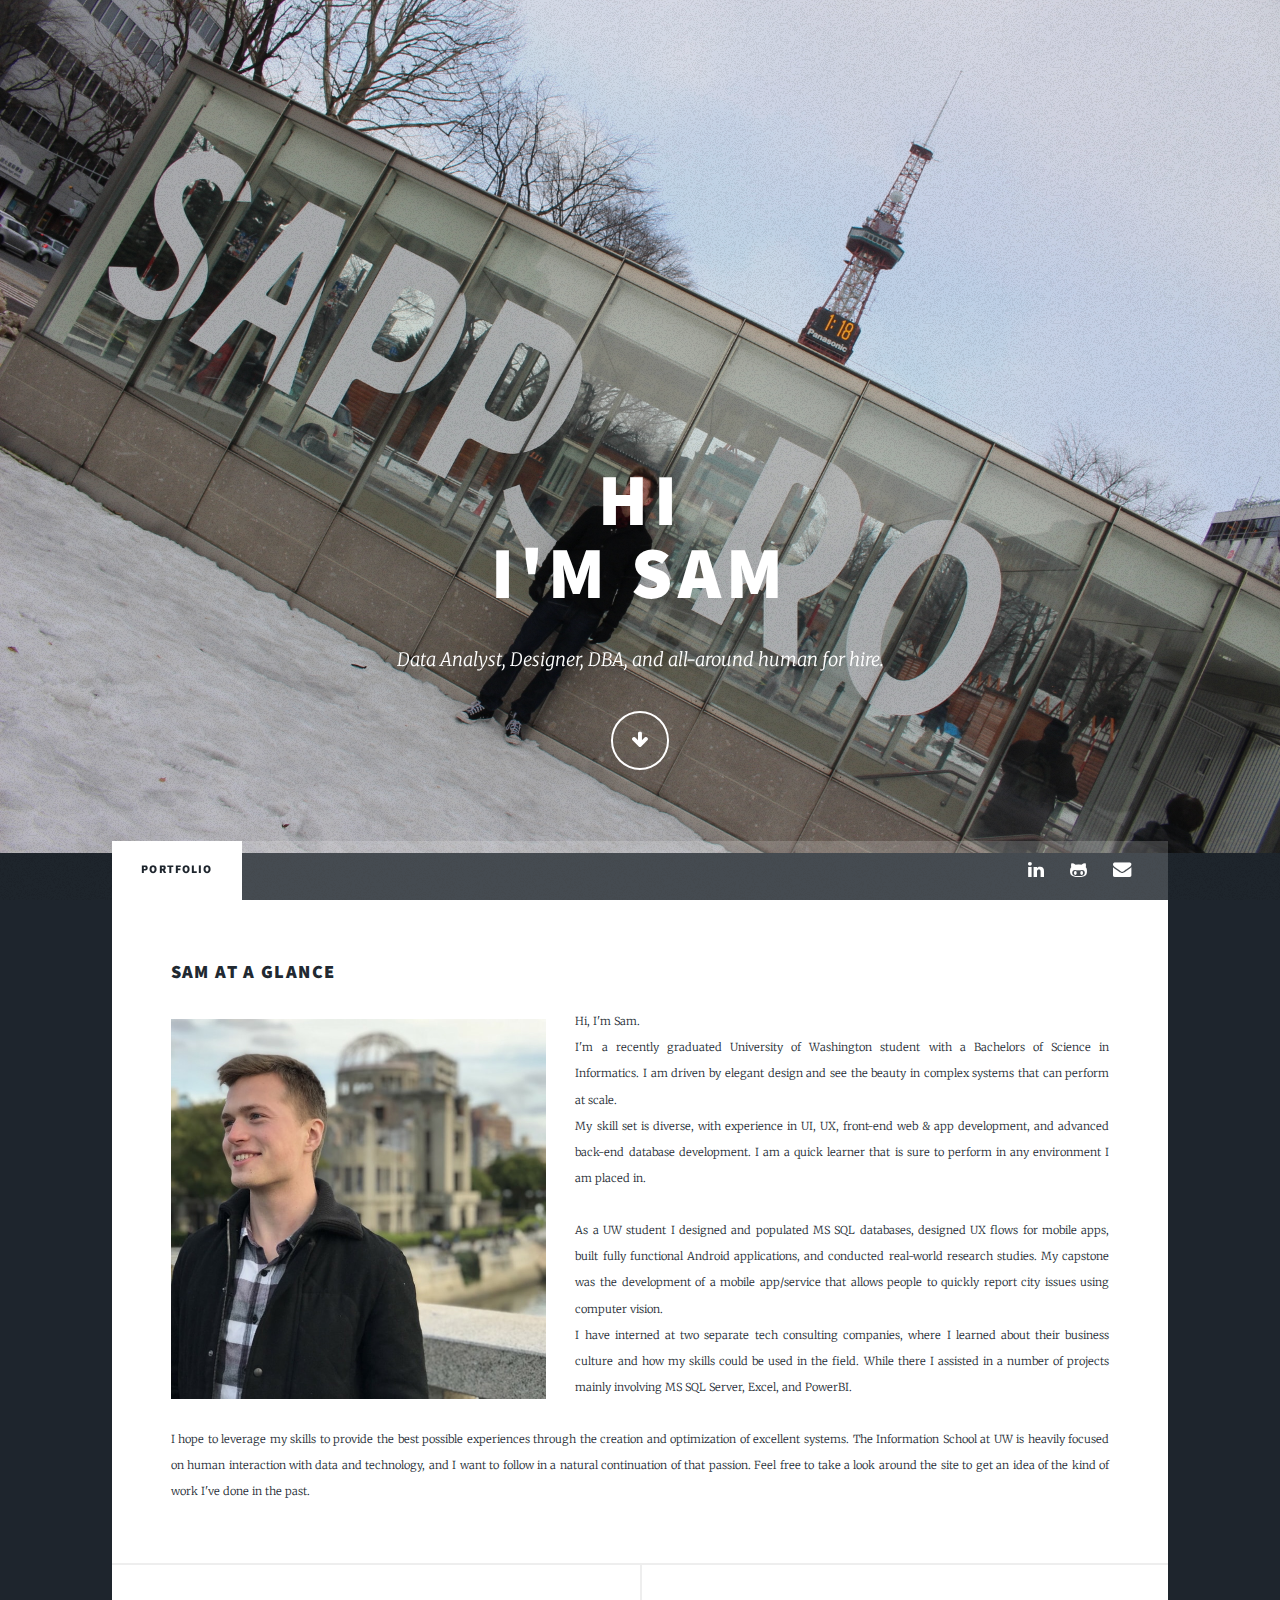
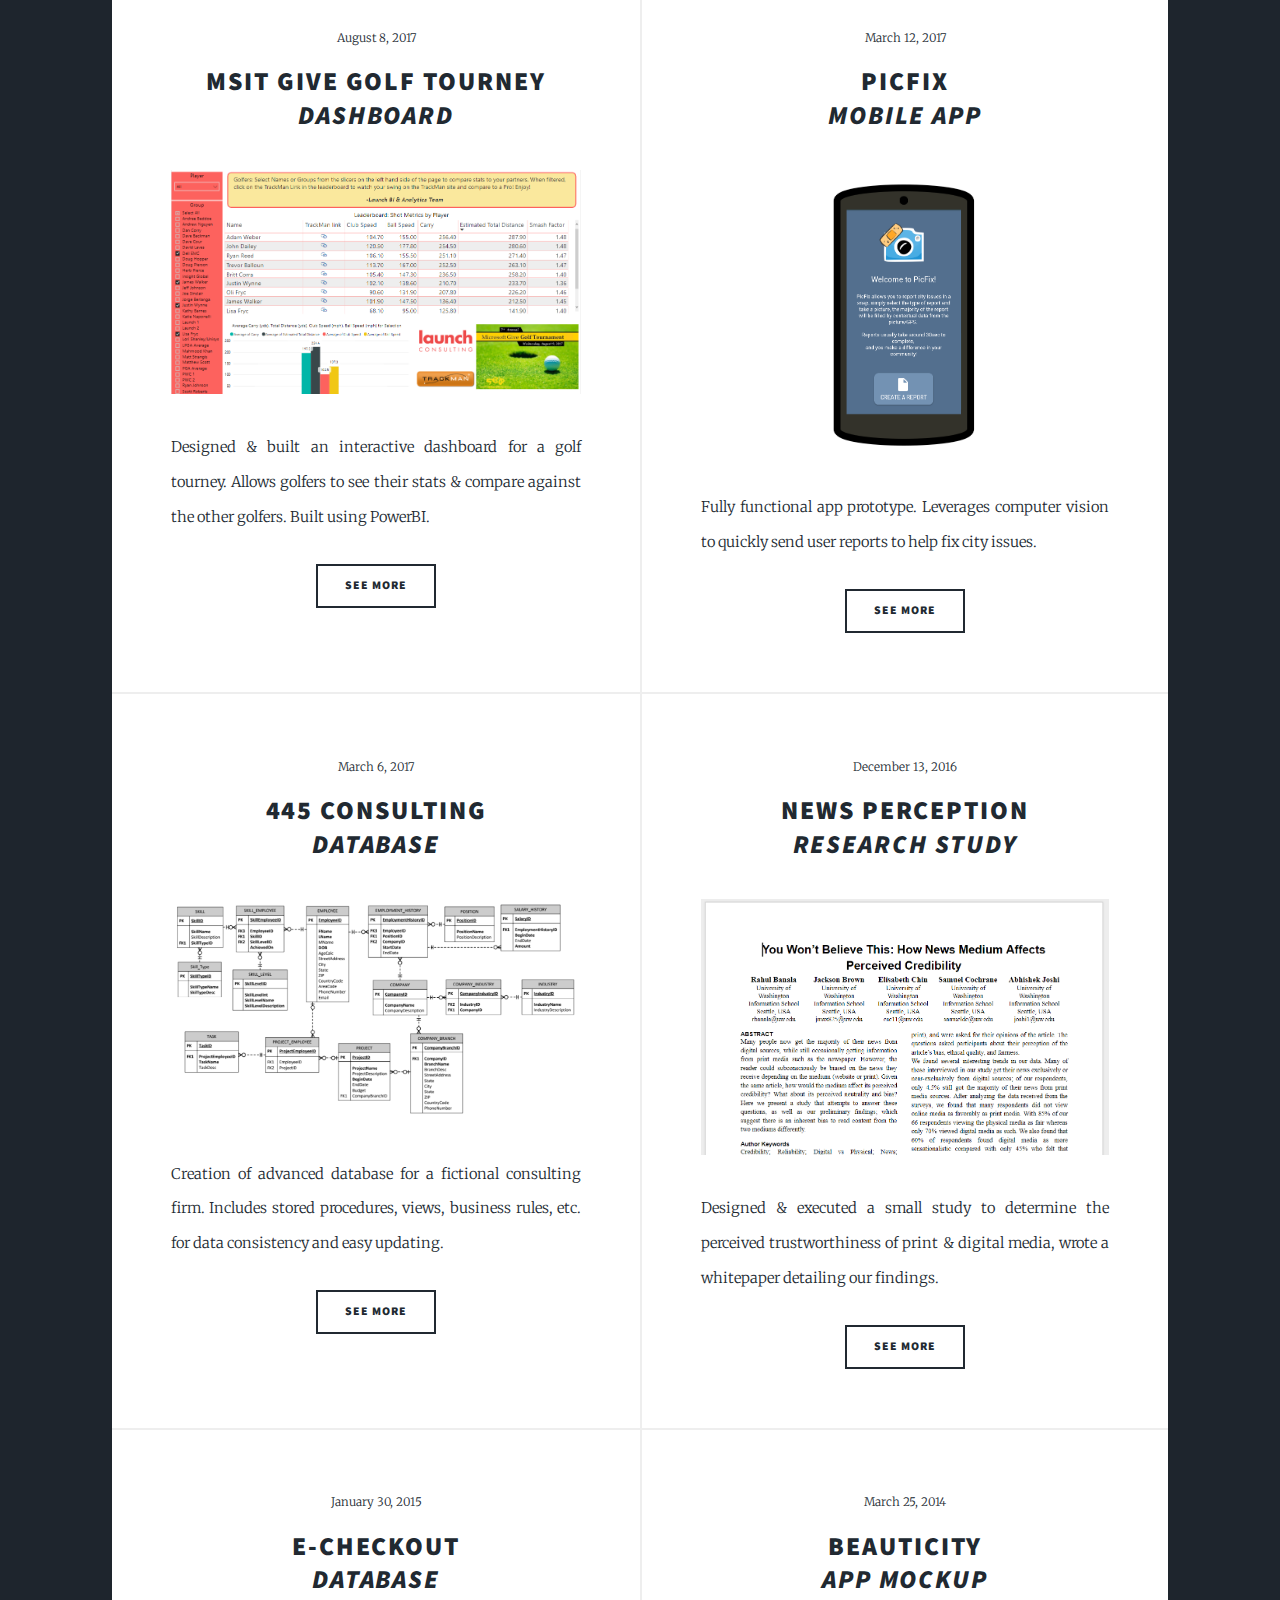
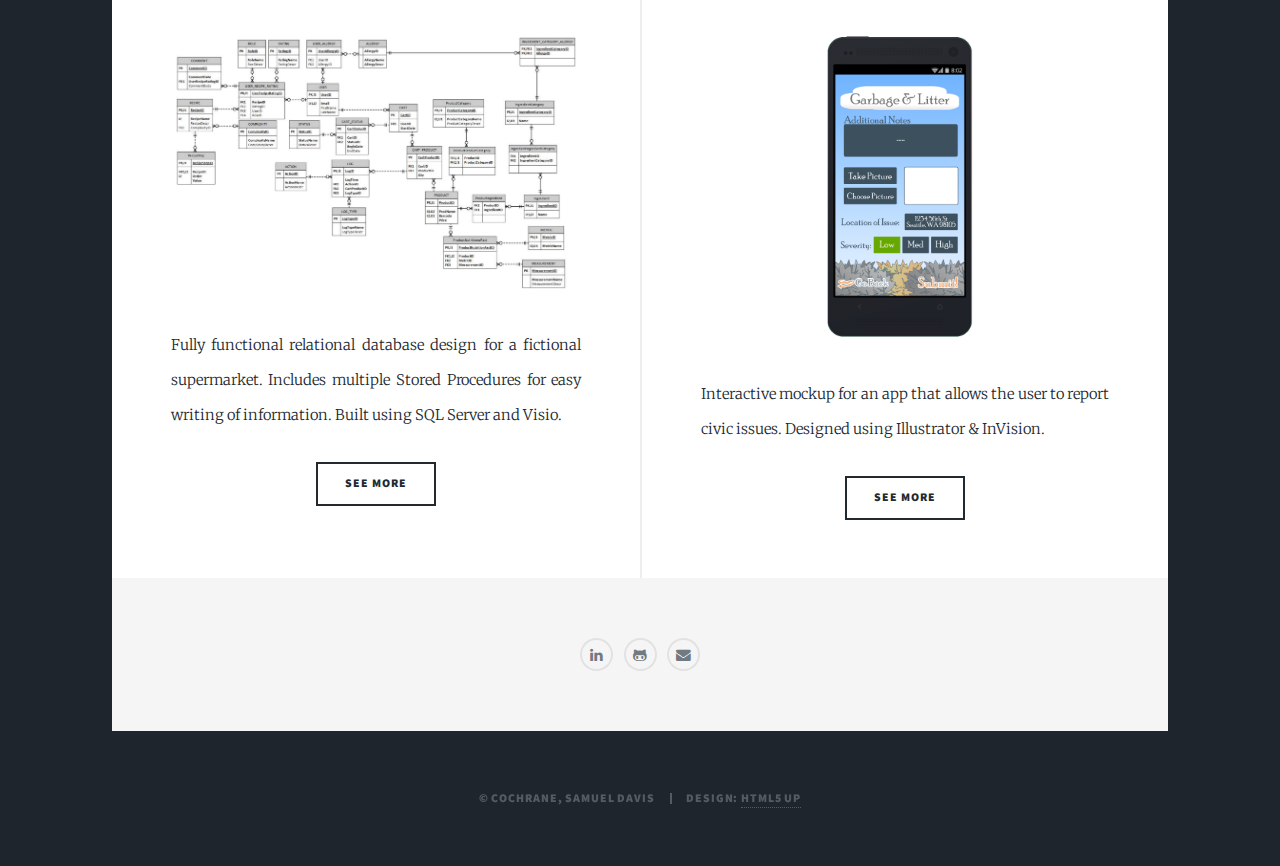
<file: index.html>
<!DOCTYPE HTML>
<!--
	Massively by HTML5 UP
	html5up.net | @ajlkn
	Free for personal and commercial use under the CCA 3.0 license (html5up.net/license)
-->
<html>
	<head>
		<title>Samuel Cochrane</title>
		<meta charset="utf-8" />
		<meta name="viewport" content="width=device-width, initial-scale=1, user-scalable=no" />
		<link rel="stylesheet" href="assets/css/main.css" />
		<noscript><link rel="stylesheet" href="assets/css/noscript.css" /></noscript>
	</head>
	<body class="is-loading">

		<!-- Wrapper -->
			<div id="wrapper" class="fade-in">

				<!-- Intro -->
					<div id="intro">
						<h1>
							Hi<br>
							I'm Sam
					</h1>
						<p>Data Analyst, Designer, DBA, and all-around human for hire.</p>
						<ul class="actions">
							<li><a href="#header" class="button icon solo fa-arrow-down scrolly">Continue</a></li>
						</ul>
					</div>

				<!-- Header -->
					<header id="header">
						<a href="index.html" class="logo">Samuel Cochrane</a>
					</header>

				<!-- Nav -->
					<nav id="nav">
						<ul class="links">
							<li class="active"><a href="index.html">Portfolio</a></li>
							<!-- <li><a href="generic.html">Generic Page</a></li>
							<li><a href="elements.html">Elements Reference</a></li> -->
						</ul>
						<ul class="icons">
							<!-- <li><a href="https://twitter.com/SamuelDCochrane" class="icon fa-twitter" target="_blank"><span class="label">Twitter</span></a></li> -->
							<!-- <li><a href="https://www.instagram.com/notamalemodel/" class="icon fa-instagram" target="_blank"><span class="label">Instagram</span></a></li> -->
							<!-- <li><a href="#" class="icon fa-facebook"><span class="label">Facebook</span></a></li> -->
							<!-- <li><a href="images/snapcode.jpg" class="icon fa-snapchat-ghost" target="_blank"><span class="label">Snapchat</span></a></li> -->
							<li><a href="https://www.linkedin.com/in/sam-cochrane-aaa325110/" class="icon fa-linkedin" target="_blank"><span class="label">linkedin</span></a></li>
							<li><a href="https://github.com/SamuelCochrane" class="icon fa-github-alt" target="_blank"><span class="label">GitHub</span></a></li>
							<li><a href="mailto:SamuelDavisCochrane@gmail.com" class="icon fa-envelope" target="_blank"><span class="label">Email</span></a></li>
							</ul>
					</nav>

				<!-- Main -->
					<div id="main">


						<!-- Featured Post -->
							<article>

<h3>Sam at a glance</h3>
									<p style="font-size:11px"><span class="image left"><img src="images/bg-4.jpg" alt="" /></span>

										Hi, I'm Sam. <br>
										I'm a recently graduated University of Washington student with a Bachelors of Science in Informatics.
										I am driven by elegant design and see the beauty in complex systems that can perform at scale.
										<br>My skill set is diverse, with experience in UI, UX, front-end web & app development, and advanced back-end database development.
										I am a quick learner that is sure to perform in any environment I am placed in.
										<br><br>
										As a UW student I designed and populated MS SQL databases, designed UX flows for mobile apps, built fully functional Android applications, and conducted real-world research studies.
										My capstone was the development of a mobile app/service that allows people to quickly report city issues using computer vision.
										<br>I have interned at two separate tech consulting companies, where I learned about their business culture and how my skills could be used in the field.
										While there I assisted in a number of projects mainly involving MS SQL Server, Excel, and PowerBI.
										<br><br>
										I hope to leverage my skills to provide the best possible experiences through the creation and optimization of excellent systems.
										The Information School at UW is heavily focused on human interaction with data and technology, and I want to follow in a natural continuation of that passion.
										Feel free to take a look around the site to get an idea of the kind of work I've done in the past.
							</article>


						<!-- Featured Post -->
							<!-- <article class="post featured">
								<header class="major">
									<span class="date">March 12, 2017</span>
									<h2><a href="picfix.html">PicFix<br />
									App Prototype</a></h2>
									<p>Fully functional app prototype. <br>
									Leverages computer vision to quickly send user reports
								to help fix city issues.</p>
								</header>
								<a href="picfix.html" class="image main"><img src="images/picfix_welcome.png" alt="" /></a>
								<ul class="actions">
									<li><a href="picfix.html" class="button big">See More</a></li>
								</ul>
							</article> -->

						<!-- Posts -->
							<section class="posts">

								<!--Golf-->
								<article>
									<header>
										<span class="date">August 8, 2017</span>
										<h2><a href="golf.html">MSIT Give Golf Tourney<br>
										<em>Dashboard</em></a></h2>
									</header>
									<a href="golf.html" class="image fit"><img src="images/golf.PNG" alt="" /></a>
									<p>Designed & built an interactive dashboard for a golf tourney. Allows golfers to see their stats & compare against the other golfers. Built using PowerBI.</p>
									<ul class="actions">
										<li><a href="golf.html" class="button">See More</a></li>
									</ul>
								</article>

								<!--PicFix-->
								<article>
									<header>
										<span class="date">March 12, 2017</span>
										<h2><a href="picfix.html">PicFix<br>
										<em>Mobile App</em></a></h2>
									</header>
									<a href="picfix.html" class="image fit"><img src="images/picfix_welcome.png" alt="" /></a>
									<p>Fully functional app prototype.
									Leverages computer vision to quickly send user reports
								to help fix city issues. <ul class="actions">
										<li><a href="picfix.html" class="button">See More</a></li>
									</ul>
								</article>

								<!--445 Consulting-->
								<article>
									<header>
										<span class="date">March 6, 2017</span>
										<h2><a href="database445.html">445 Consulting<br>
										<em>Database</em></a></h2>
									</header>
									<a href="database445.html" class="image fit"><img src="images/445_fullErd.PNG" alt="" /></a>
									<p>Creation of advanced database for a fictional consulting firm. Includes stored procedures, views, business rules, etc. for data consistency and easy updating.
										<ul class="actions">
										<li><a href="database445.html" class="button">See More</a></li>
									</ul>
								</article>

								<!--Study-->
								<article>
									<header>
										<span class="date">December 13, 2016</span>
										<h2><a href="golf.html">News Perception<br>
										<em>Research study</em></a></h2>
									</header>
									<a href="newsStudy.html" class="image fit"><img src="images/newsStudy1.PNG" alt="" /></a>
									<p>Designed & executed a small study to determine the perceived trustworthiness of print & digital media, wrote a whitepaper detailing our findings.
										<ul class="actions">
										<li><a href="newsStudy.html" class="button">See More</a></li>
									</ul>
								</article>


								<!--Checkout DB-->
								<article>
									<header>
										<span class="date">January 30, 2015</span>
										<h2><a href="checkout.html">e-Checkout<br>
										<em>Database</em></a></h2>
									</header>
									<a href="checkout.html" class="image fit"><img src="images/checkout_fullerd.png" alt="" /></a>
									<p>Fully functional relational database design for a fictional supermarket. Includes multiple Stored Procedures for easy writing of information. Built using SQL Server and Visio.</p>
									<ul class="actions">
										<li><a href="checkout.html" class="button">See More</a></li>
									</ul>
								</article>

								<!--Beauticity-->
								<article>
									<header>
										<span class="date">March 25, 2014</span>
										<h2><a href="beauticity.html">Beauticity<br>
										<em>App Mockup</em></a></h2>
									</header>
									<a href="beauticity.html" class="image fit"><img src="images/beauticity_screenshot.PNG" alt="" /></a>
									<p>Interactive mockup for an app that allows the user to report civic issues. Designed using Illustrator & InVision. </p>
									<ul class="actions">
										<li><a href="beauticity.html" class="button">See More</a></li>
									</ul>
								</article>




							</section>

						<!-- Footer -->
							<!--<footer>
								<div class="pagination">
									<a href="#" class="previous">Prev</a> #comment this one out on first page
									<a href="#" class="page active">1</a>
									<a href="#" class="page">2</a>
									<a href="#" class="page">3</a>
									<span class="extra">&hellip;</span>
									<a href="#" class="page">8</a>
									<a href="#" class="page">9</a>
									<a href="#" class="page">10</a>
									<a href="#" class="next">Next</a>
								</div>
							</footer>-->

					</div>

					<!-- Footer -->
						<footer id="footer">

								<section><center>
									<ul class="icons alt">
										<!-- <li><a href="https://twitter.com/SamuelDCochrane" class="icon fa-twitter" target="_blank"><span class="label">Twitter</span></a></li> -->
										<!-- <li><a href="https://www.instagram.com/notamalemodel/" class="icon fa-instagram" target="_blank"><span class="label">Instagram</span></a></li> -->
										<!-- <li><a href="#" class="icon fa-facebook"><span class="label">Facebook</span></a></li> -->
										<!-- <li><a href="images/snapcode.jpg" class="icon fa-snapchat-ghost" target="_blank"><span class="label">Snapchat</span></a></li> -->
										<li><a href="https://www.linkedin.com/in/sam-cochrane-aaa325110/" class="icon fa-linkedin" target="_blank"><span class="label">linkedin</span></a></li>
										<li><a href="https://github.com/SamuelCochrane" class="icon fa-github-alt" target="_blank"><span class="label">GitHub</span></a></li>
										<li><a href="mailto:SamuelDavisCochrane@gmail.com" class="icon fa-envelope" target="_blank"><span class="label">Email</span></a></li>
									</ul>
								</section></center>
							</section>
						</footer>

					<!-- Copyright -->
						<div id="copyright">
							<ul><li>&copy; COCHRANE, SAMUEL DAVIS </li><li>Design: <a href="https://html5up.net">HTML5 UP</a></li></ul>
						</div>

			</div>

		<!-- Scripts -->
			<script src="assets/js/jquery.min.js"></script>
			<script src="assets/js/jquery.scrollex.min.js"></script>
			<script src="assets/js/jquery.scrolly.min.js"></script>
			<script src="assets/js/skel.min.js"></script>
			<script src="assets/js/util.js"></script>
			<script src="assets/js/main.js"></script>

	</body>
</html>
</file>
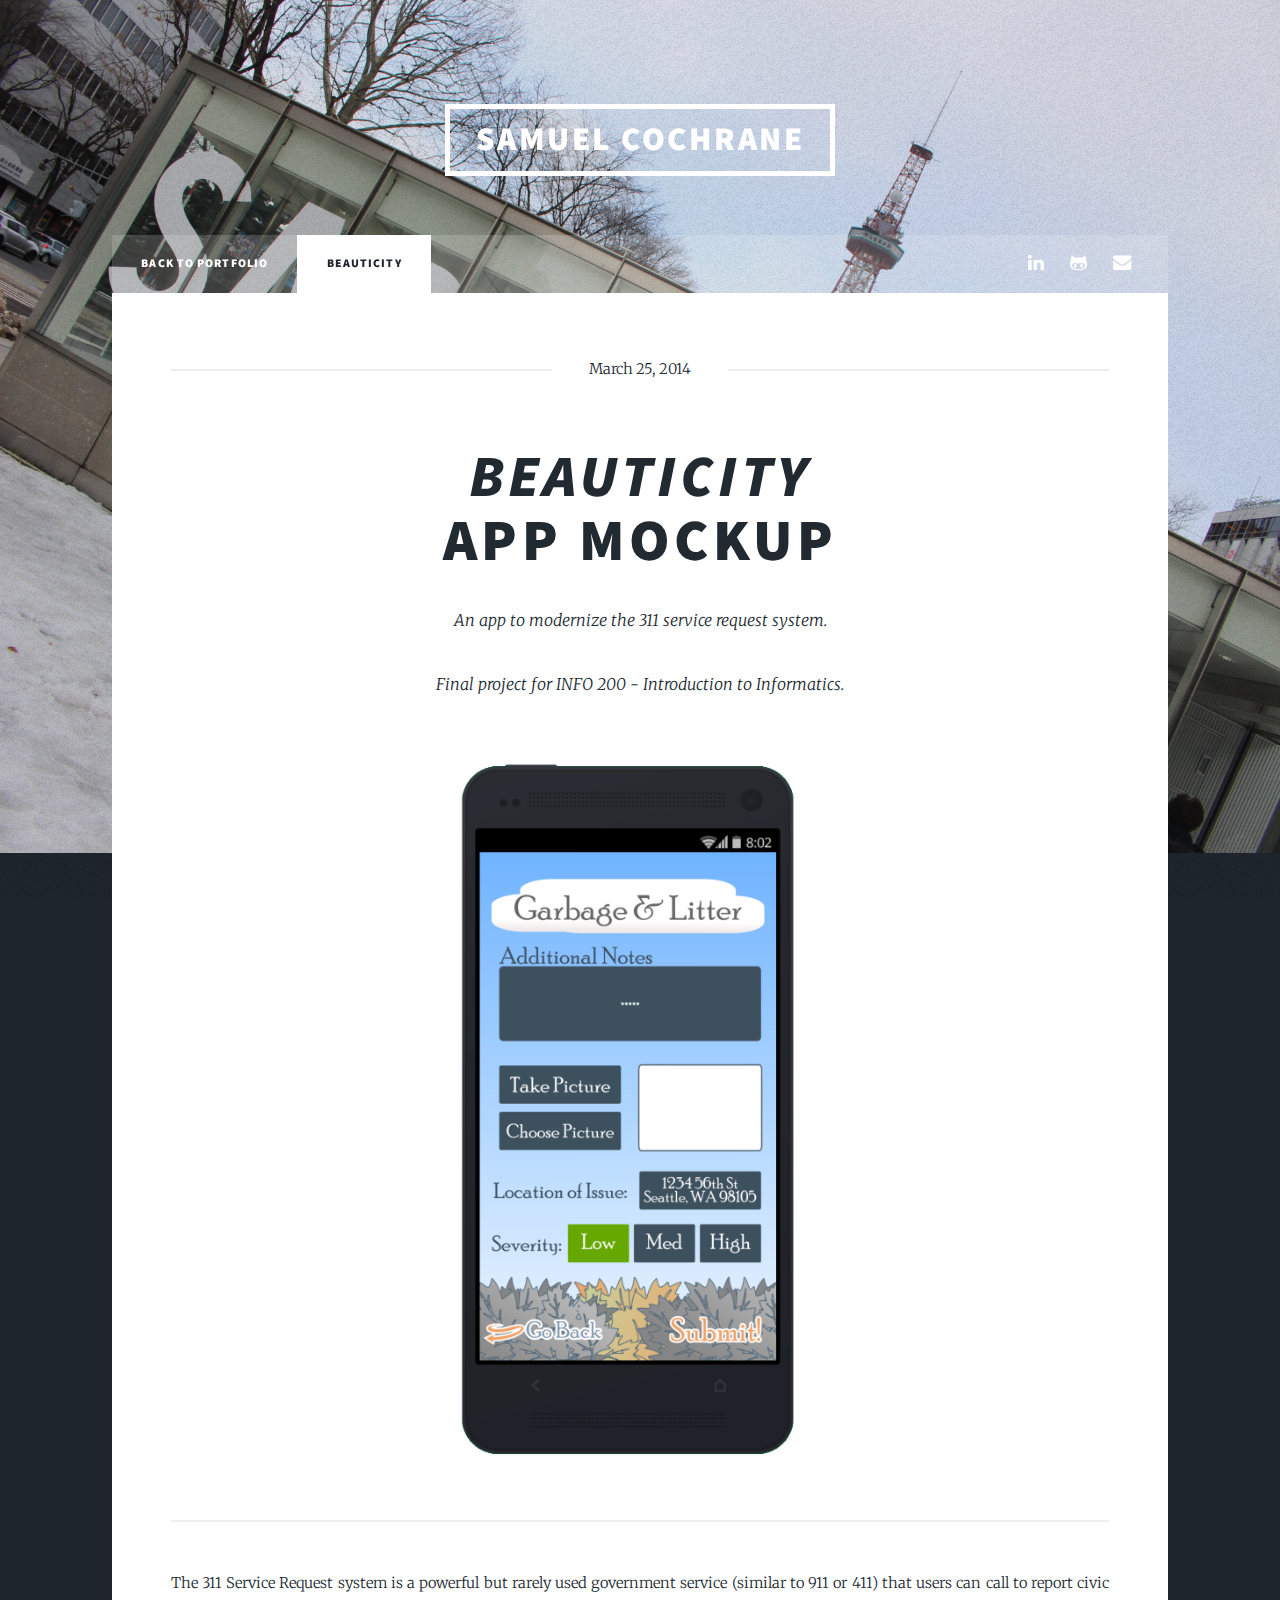
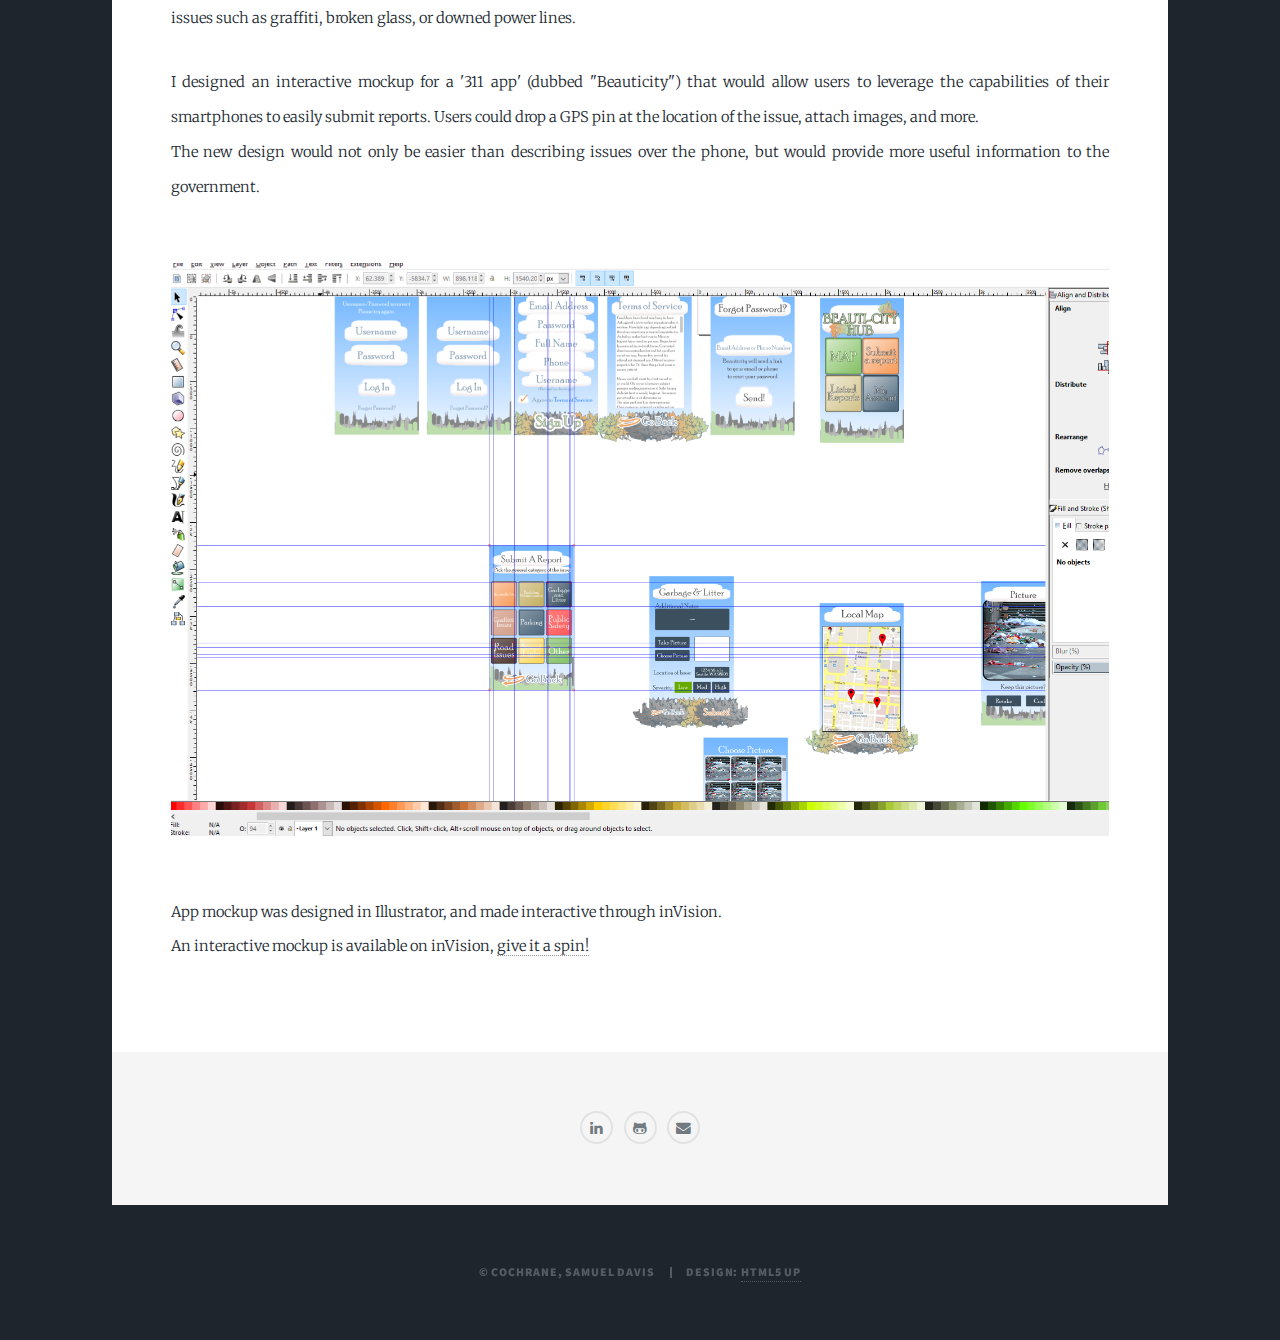
<file: beauticity.html>
<!DOCTYPE HTML>
<html>
	<head>
		<title>Beauticity - Samuel Cochrane</title>
		<meta charset="utf-8" />
		<meta name="viewport" content="width=device-width, initial-scale=1, user-scalable=no" />
		<link rel="stylesheet" href="assets/css/main.css" />
		<noscript><link rel="stylesheet" href="assets/css/noscript.css" /></noscript>
	</head>
	<body class="is-loading">

		<!-- Wrapper -->
			<div id="wrapper">

				<!-- Header -->
					<header id="header">
						<a href="index.html" class="logo">Samuel Cochrane</a>
					</header>

				<!-- Nav -->
					<nav id="nav">
						<ul class="links">
							<li><a href="index.html">Back to Portfolio</a></li>
							<li class="active"><a href="beauticity.html">Beauticity</a></li>
							<!-- <li><a href="elements.html">Elements Reference</a></li> -->
						</ul>
						<ul class="icons">
							<!-- <li><a href="https://twitter.com/SamuelDCochrane" class="icon fa-twitter" target="_blank"><span class="label">Twitter</span></a></li> -->
							<!-- <li><a href="https://www.instagram.com/notamalemodel/" class="icon fa-instagram" target="_blank"><span class="label">Instagram</span></a></li> -->
							<!-- <li><a href="#" class="icon fa-facebook"><span class="label">Facebook</span></a></li> -->
							<!-- <li><a href="images/snapcode.jpg" class="icon fa-snapchat-ghost" target="_blank"><span class="label">Snapchat</span></a></li> -->
							<li><a href="https://www.linkedin.com/in/sam-cochrane-aaa325110/" class="icon fa-linkedin" target="_blank"><span class="label">LinkedIn</span></a></li>
							<li><a href="https://github.com/SamuelCochrane" class="icon fa-github-alt" target="_blank"><span class="label">GitHub</span></a></li>
							<li><a href="mailto:SamuelDavisCochrane@gmail.com" class="icon fa-envelope" target="_blank"><span class="label">Email</span></a></li>
						</ul>
					</nav>








				<!-- Main -->
					<div id="main">

						<!-- Post -->
							<section class="post">
								<header class="major">
									<span class="date">March 25, 2014</span>
									<h1><i>Beauticity</i><br />
									App Mockup</h1>
									<p>An app to modernize the 311 service request system.</br>
									<br>Final project for INFO 200 - Introduction to Informatics.</p>
								</header>
								<div class="image main"><img src="images/beauticity_screenshot.PNG" alt="" /></div>
								<hr>
								<p>
									The 311 Service Request system is a powerful but rarely used government service (similar to 911 or 411) that
									users can call to report civic issues such as graffiti, broken glass, or downed power lines.
								</p>
								<p>
									I designed an interactive mockup for a '311 app' (dubbed "Beauticity") that would allow users to leverage the capabilities of their
									smartphones to easily submit reports. Users could drop a GPS pin at the location of the issue, attach images, and more.
									<br>The new design would not only be easier than describing issues over the phone, but would provide more useful information to the government.
								</p>
								<div class="image main"><img src="images/beauticity_illustrator.png" alt="" /></div>
								<p>App mockup was designed in Illustrator, and made interactive through inVision.
									<br>An interactive mockup is available on inVision,
								<a target="_blank" href="https://invis.io/2X52HL7J8"> give it a spin!</a>
							 </p>
							</section>

					</div>

				<!-- Footer -->
					<footer id="footer">

							<section><center>
								<ul class="icons alt">
									<!-- <li><a href="https://twitter.com/SamuelDCochrane" class="icon fa-twitter" target="_blank"><span class="label">Twitter</span></a></li> -->
									<!-- <li><a href="https://www.instagram.com/notamalemodel/" class="icon fa-instagram" target="_blank"><span class="label">Instagram</span></a></li> -->
									<!-- <li><a href="#" class="icon fa-facebook"><span class="label">Facebook</span></a></li> -->
									<!-- <li><a href="images/snapcode.jpg" class="icon fa-snapchat-ghost" target="_blank"><span class="label">Snapchat</span></a></li> -->
									<li><a href="https://www.linkedin.com/in/sam-cochrane-aaa325110/" class="icon fa-linkedin" target="_blank"><span class="label">LinkedIn</span></a></li>
									<li><a href="https://github.com/SamuelCochrane" class="icon fa-github-alt" target="_blank"><span class="label">GitHub</span></a></li>
									<li><a href="mailto:SamuelDavisCochrane@gmail.com" class="icon fa-envelope" target="_blank"><span class="label">Email</span></a></li>
								</ul>
							</section></center>
						</section>
					</footer>

				<!-- Copyright -->
					<div id="copyright">
						<ul><li>&copy; COCHRANE, SAMUEL DAVIS </li><li>Design: <a href="https://html5up.net">HTML5 UP</a></li></ul>
					</div>
					<!--
						Massively Template by HTML5 UP
						html5up.net | @ajlkn
						Free for personal and commercial use under the CCA 3.0 license (html5up.net/license)
					-->
			</div>

		<!-- Scripts -->
			<script src="assets/js/jquery.min.js"></script>
			<script src="assets/js/jquery.scrollex.min.js"></script>
			<script src="assets/js/jquery.scrolly.min.js"></script>
			<script src="assets/js/skel.min.js"></script>
			<script src="assets/js/util.js"></script>
			<script src="assets/js/main.js"></script>

	</body>
</html>
</file>
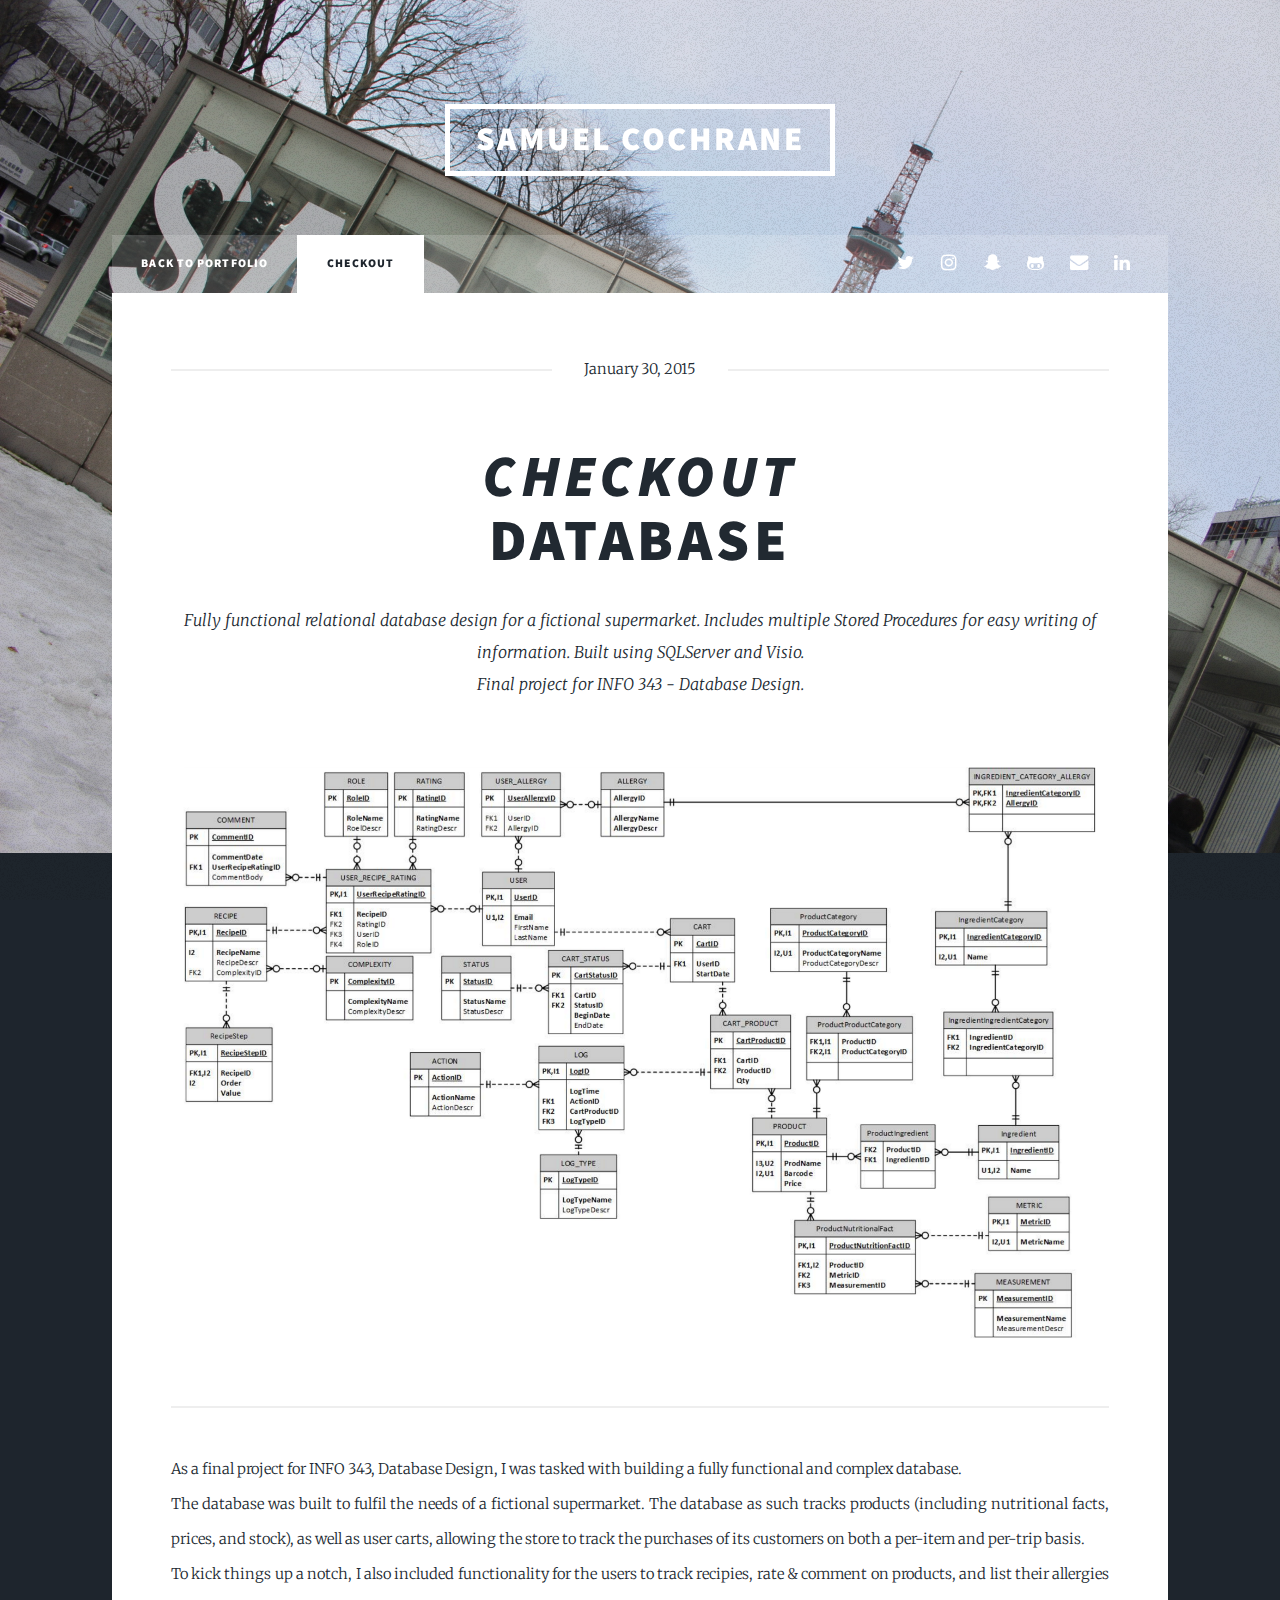
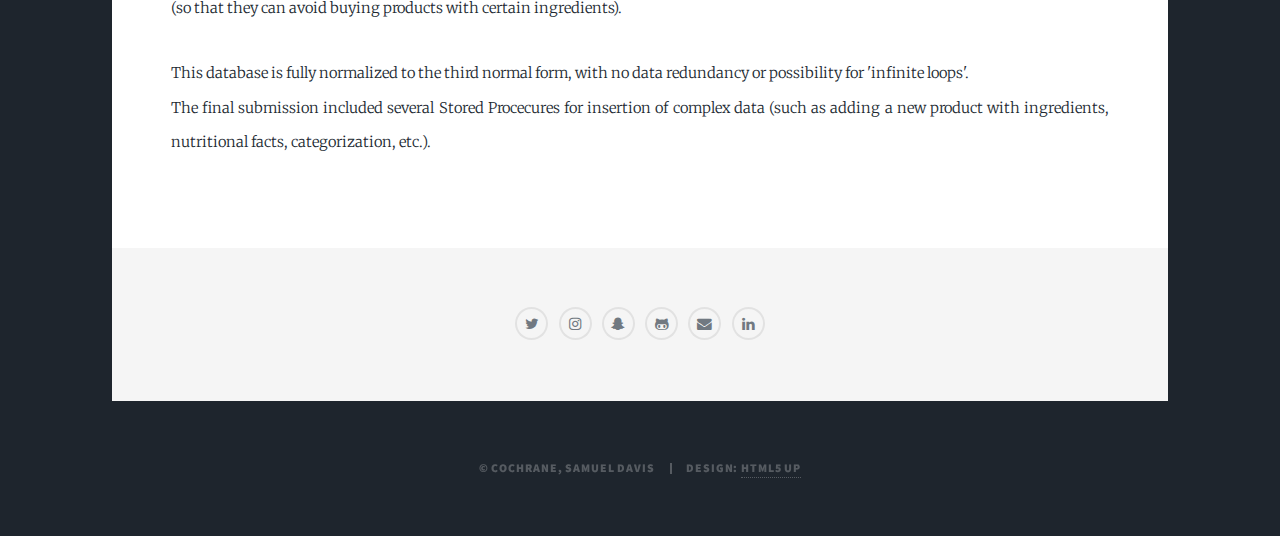
<file: checkout.html>
<!DOCTYPE HTML>
<html>
	<head>
		<title>Checkout - Samuel Cochrane</title>
		<meta charset="utf-8" />
		<meta name="viewport" content="width=device-width, initial-scale=1, user-scalable=no" />
		<link rel="stylesheet" href="assets/css/main.css" />
		<noscript><link rel="stylesheet" href="assets/css/noscript.css" /></noscript>
	</head>
	<body class="is-loading">

		<!-- Wrapper -->
			<div id="wrapper">

				<!-- Header -->
					<header id="header">
						<a href="index.html" class="logo">Samuel Cochrane</a>
					</header>
					<!-- Nav -->
						<nav id="nav">
							<ul class="links">
								<li><a href="index.html">Back to Portfolio</a></li>
								<li class="active"><a href="checkout.html">Checkout</a></li>
								<!-- <li><a href="elements.html">Elements Reference</a></li> -->
							</ul>
							<ul class="icons">
								<li><a href="https://twitter.com/SamuelDCochrane" class="icon fa-twitter" target="_blank"><span class="label">Twitter</span></a></li>
								<li><a href="https://www.instagram.com/notamalemodel/" class="icon fa-instagram" target="_blank"><span class="label">Instagram</span></a></li>
								<!-- <li><a href="#" class="icon fa-facebook"><span class="label">Facebook</span></a></li> -->
								<li><a href="images/snapcode.jpg" class="icon fa-snapchat-ghost" target="_blank"><span class="label">Snapchat</span></a></li>
								<li><a href="https://github.com/SamuelCochrane" class="icon fa-github-alt" target="_blank"><span class="label">GitHub</span></a></li>
								<li><a href="mailto:SamuelDavisCochrane@gmail.com" class="icon fa-envelope" target="_blank"><span class="label">Email</span></a></li>
								<li><a href="https://www.linkedin.com/in/sam-cochrane-aaa325110/" class="icon fa-linkedin" target="_blank"><span class="label">linkedin</span></a></li>
							</ul>
						</nav>
						<!-- Main -->
							<div id="main">

								<!-- Post -->
									<section class="post">
										<header class="major">
											<span class="date">January 30, 2015</span>
											<h1><i>Checkout</i><br />
											 Database</h1>
											<p>Fully functional relational database design for a fictional supermarket. Includes multiple Stored Procedures for easy writing of information. Built using SQLServer and Visio.
											<br>Final project for INFO 343 - Database Design.</br>
											</p>
											</header>
										</header>
										<div class="image main"><img src="images/checkout_fullerd.png" alt="" /></div>
										<hr>
										<p>
											As a final project for INFO 343, Database Design, I was tasked with building a fully functional and complex database.
											<br>The database was built to fulfil the needs of a fictional supermarket. The database as such tracks products (including nutritional facts, prices, and stock),
											as well as user carts, allowing the store to track the purchases of its customers on both a per-item and per-trip basis.
											<br>To kick things up a notch, I also included functionality for the users to track recipies, rate & comment on products, and list their allergies (so that they can avoid buying products with certain ingredients).
										</p>
										<p>
											This database is fully normalized to the third normal form, with no data redundancy or possibility for 'infinite loops'.
											<br>The final submission included several Stored Procecures for insertion of complex data (such as adding a new product with ingredients, nutritional facts, categorization, etc.).
										</p>

										</section>

										</div>

										<!-- Footer -->
										<footer id="footer">

										<section><center>
										<ul class="icons alt">
											<li><a href="https://twitter.com/SamuelDCochrane" class="icon fa-twitter" target="_blank"><span class="label">Twitter</span></a></li>
											<li><a href="https://www.instagram.com/notamalemodel/" class="icon fa-instagram" target="_blank"><span class="label">Instagram</span></a></li>
											<!-- <li><a href="#" class="icon fa-facebook"><span class="label">Facebook</span></a></li> -->
											<li><a href="images/snapcode.jpg" class="icon fa-snapchat-ghost" target="_blank"><span class="label">Snapchat</span></a></li>
											<li><a href="https://github.com/SamuelCochrane" class="icon fa-github-alt" target="_blank"><span class="label">GitHub</span></a></li>
											<li><a href="mailto:SamuelDavisCochrane@gmail.com" class="icon fa-envelope" target="_blank"><span class="label">Email</span></a></li>
											<li><a href="https://www.linkedin.com/in/sam-cochrane-aaa325110/" class="icon fa-linkedin" target="_blank"><span class="label">linkedin</span></a></li>
										</ul>
										</section></center>
										</section>
										</footer>

										<!-- Copyright -->
										<div id="copyright">
										<ul><li>&copy; COCHRANE, SAMUEL DAVIS </li><li>Design: <a href="https://html5up.net">HTML5 UP</a></li></ul>
										</div>
										<!--
										Massively Template by HTML5 UP
										html5up.net | @ajlkn
										Free for personal and commercial use under the CCA 3.0 license (html5up.net/license)
										-->
										</div>

										<!-- Scripts -->
										<script src="assets/js/jquery.min.js"></script>
										<script src="assets/js/jquery.scrollex.min.js"></script>
										<script src="assets/js/jquery.scrolly.min.js"></script>
										<script src="assets/js/skel.min.js"></script>
										<script src="assets/js/util.js"></script>
										<script src="assets/js/main.js"></script>

										</body>
										</html>
</file>
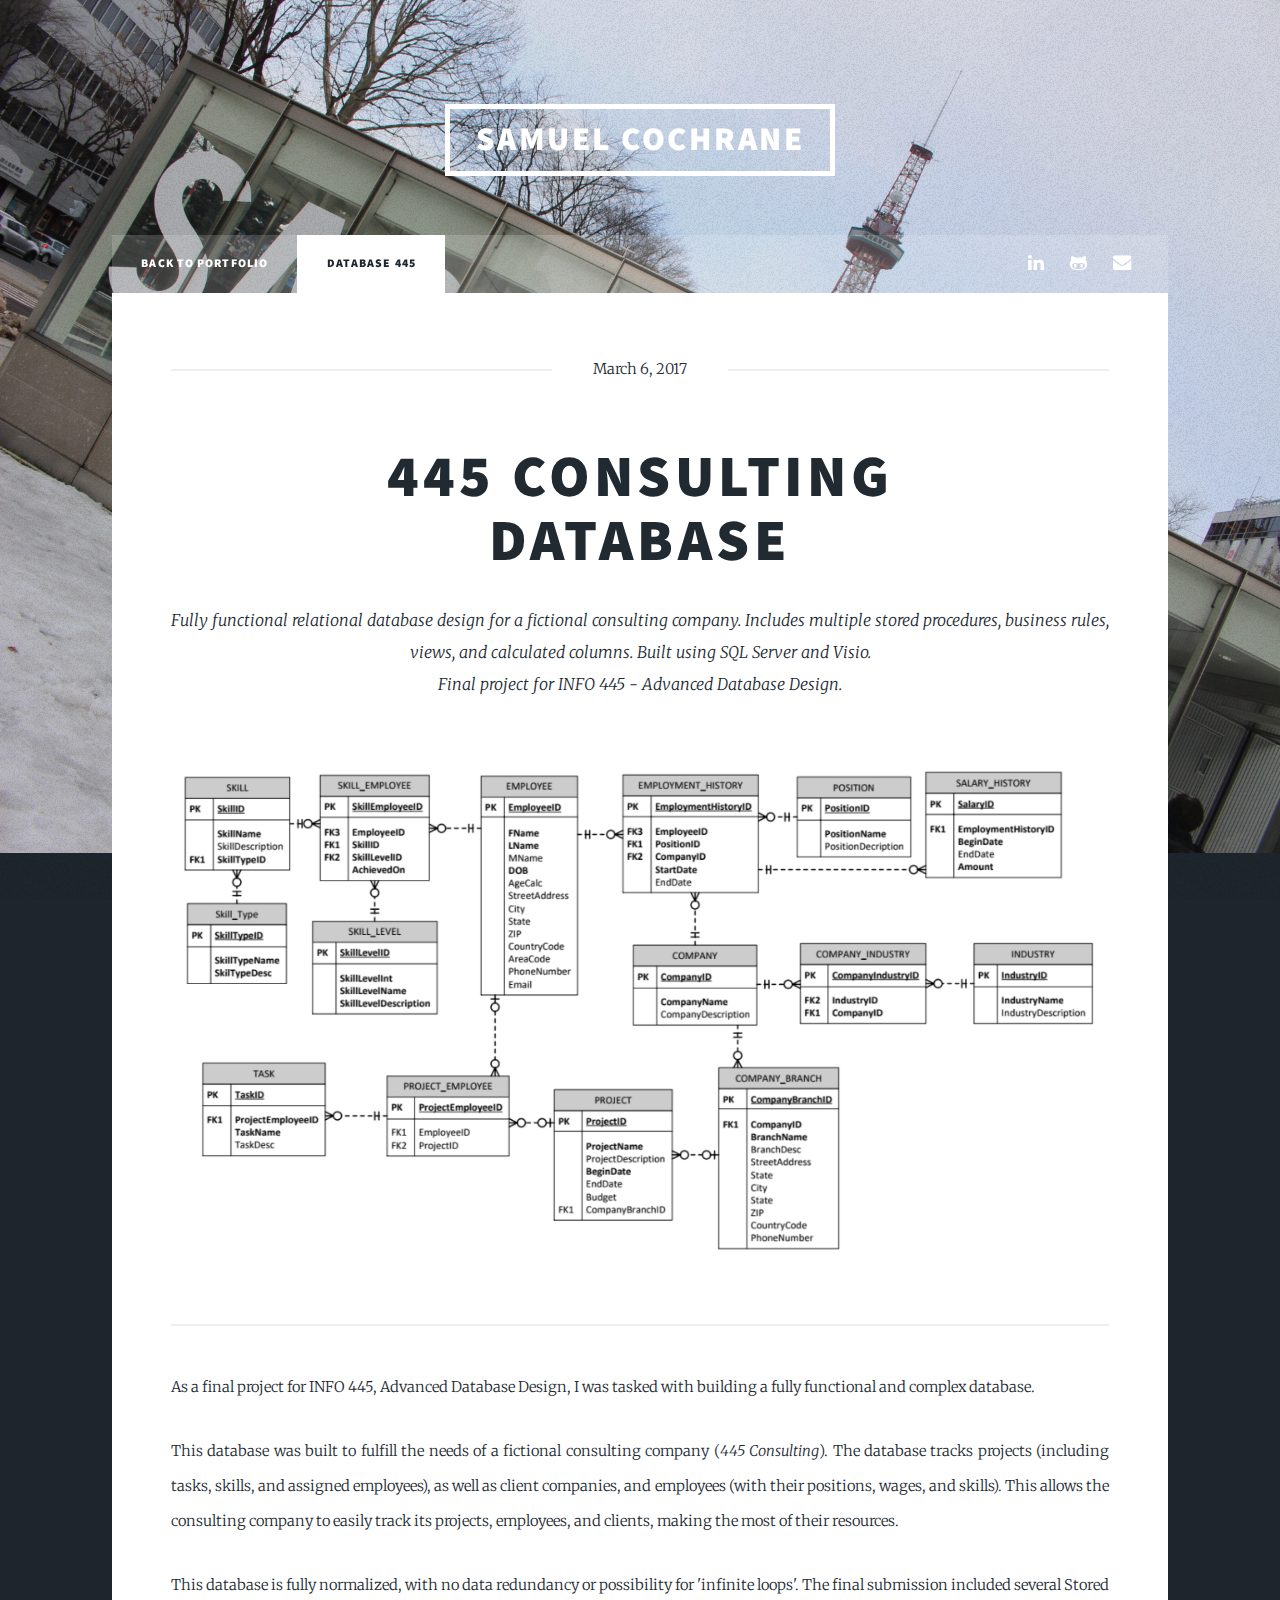
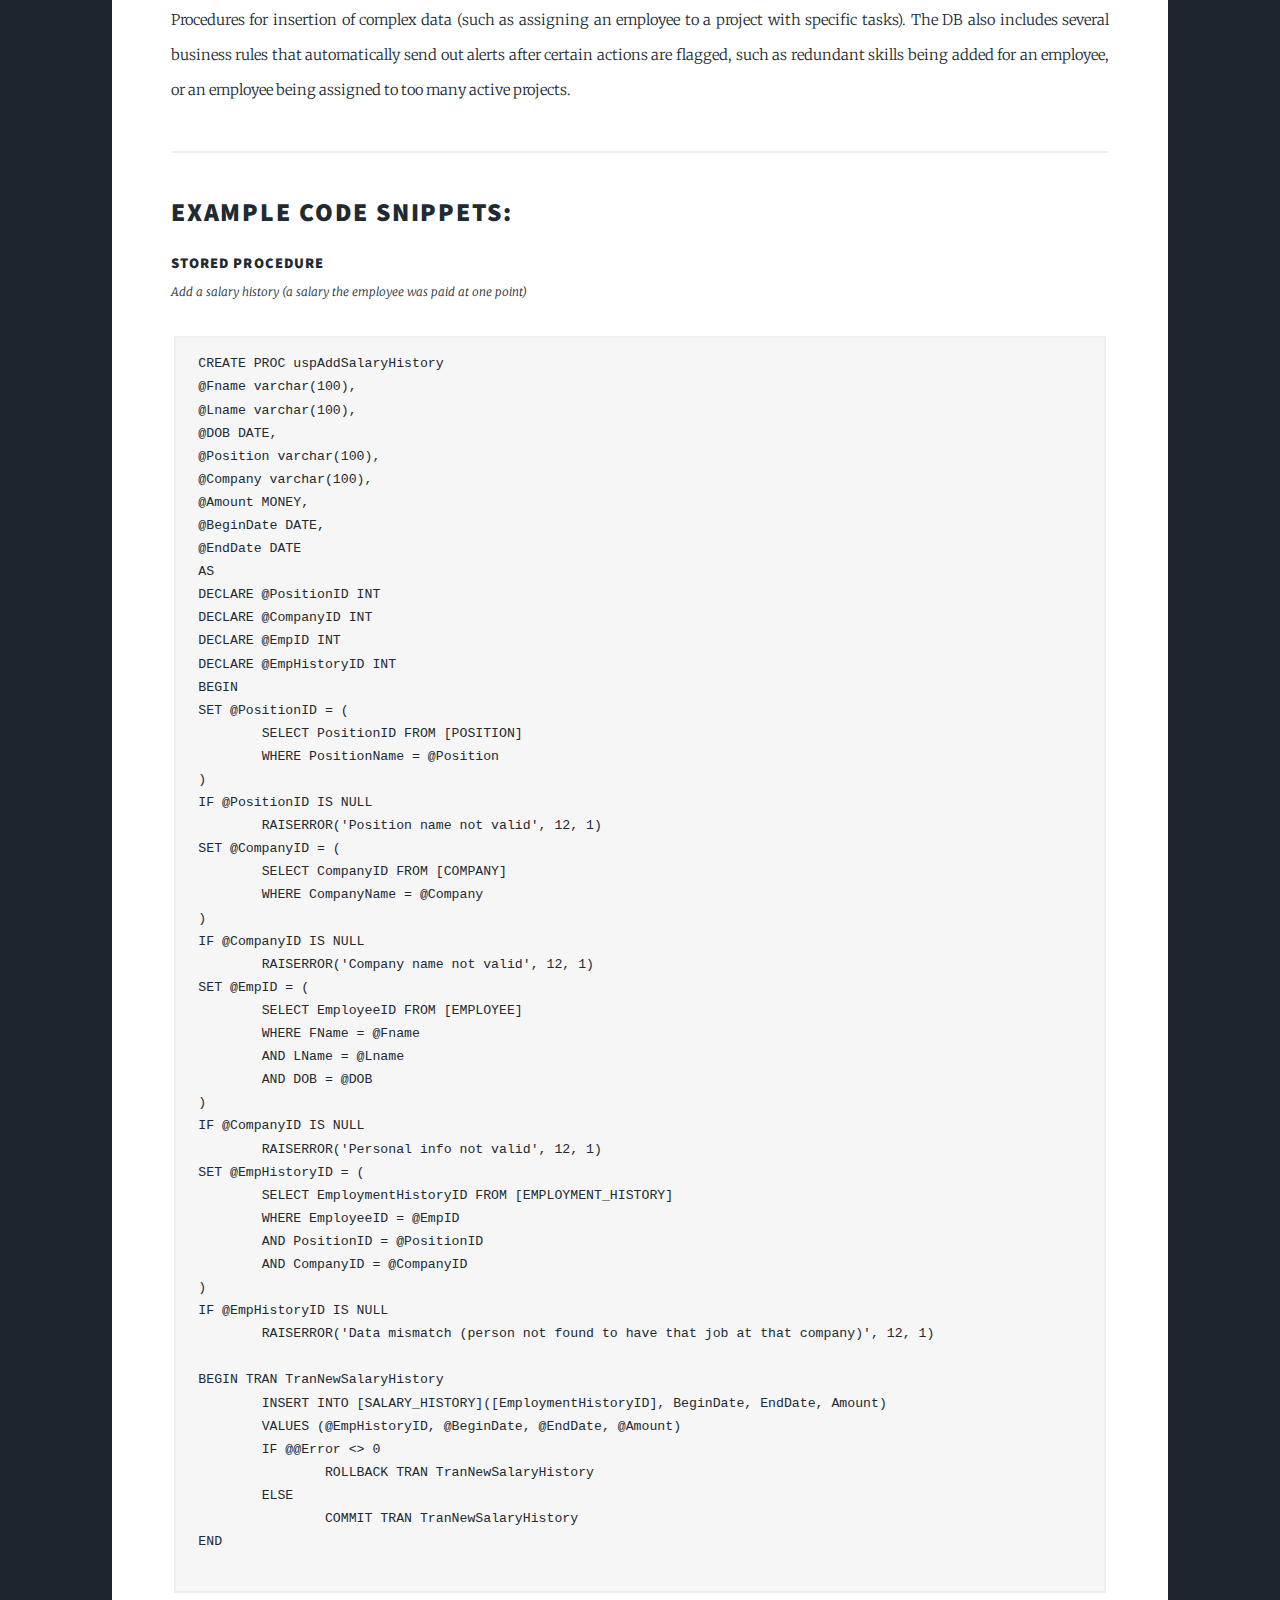
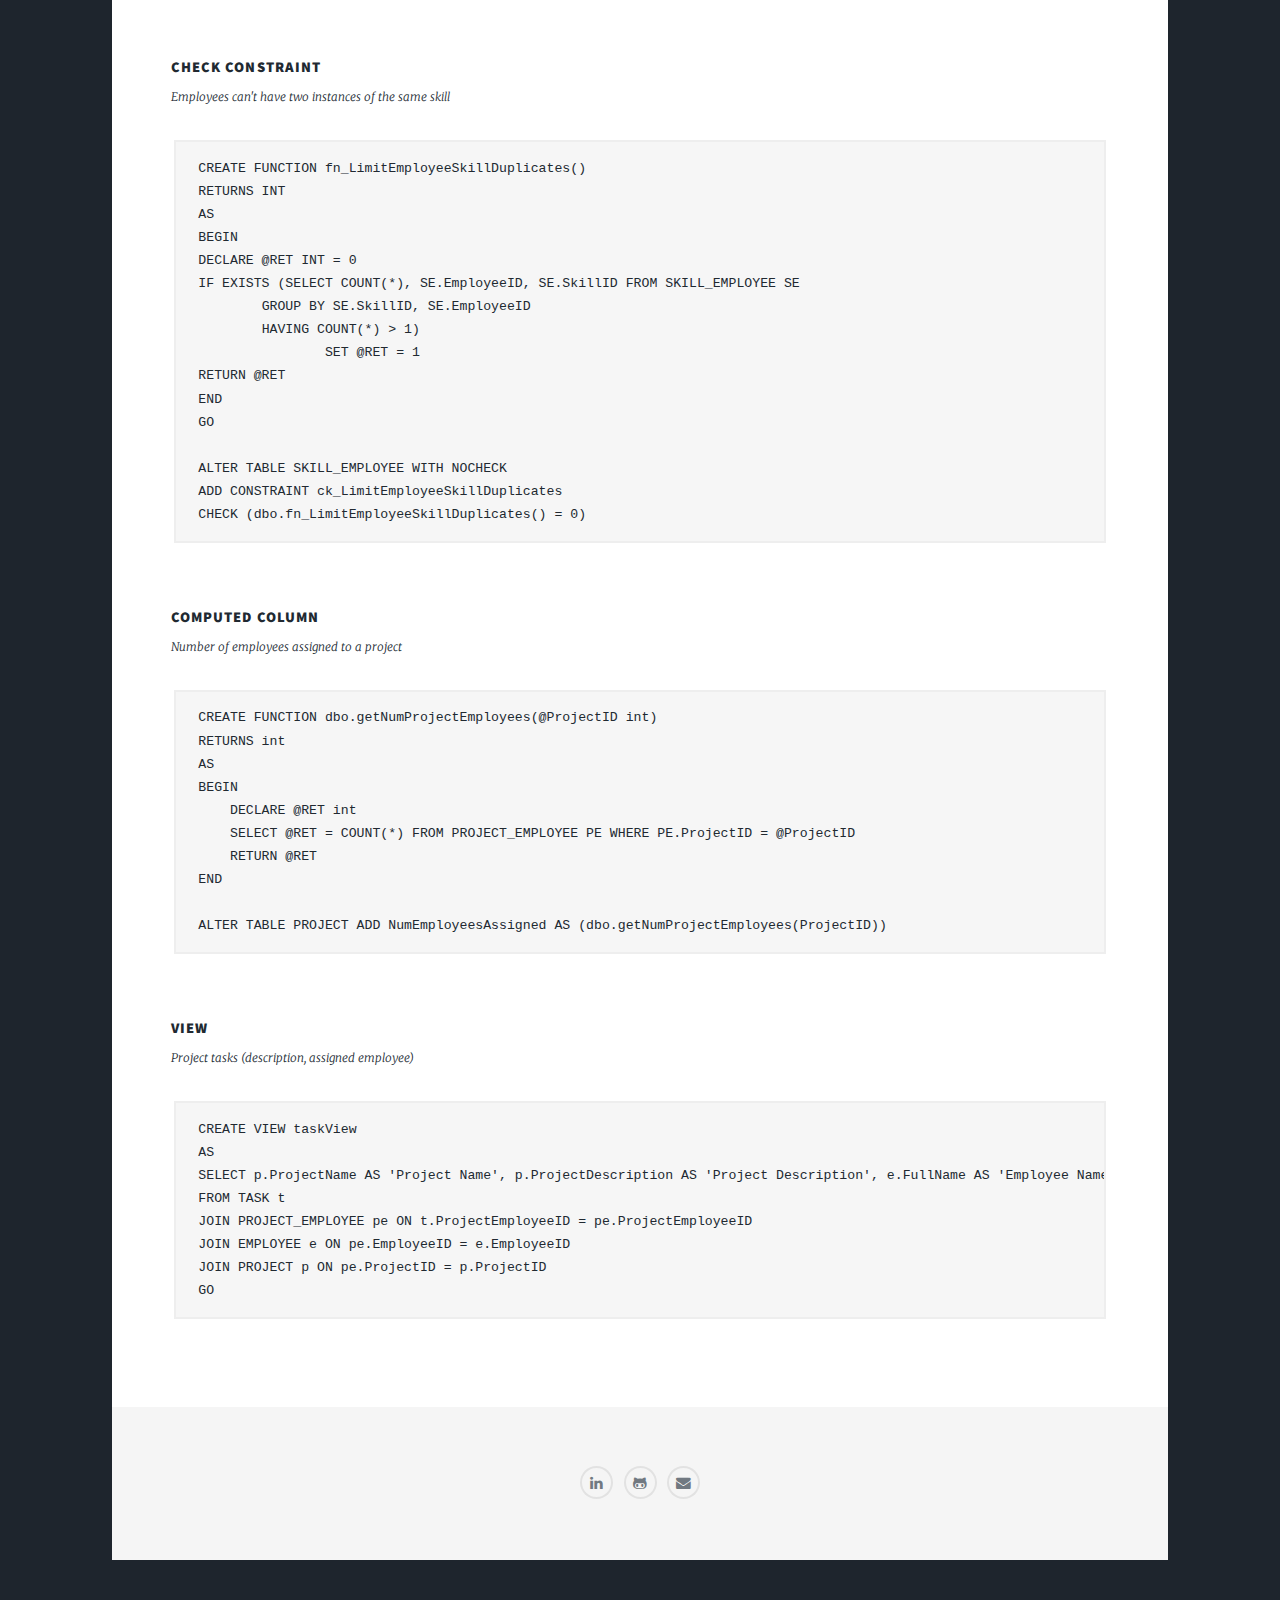
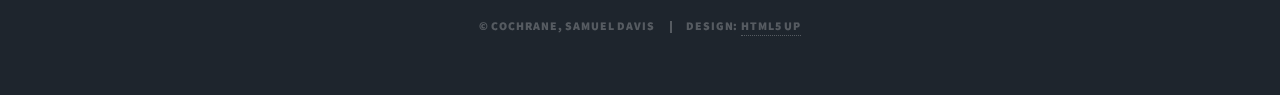
<file: database445.html>
<!DOCTYPE HTML>
<html>
	<head>
		<title>Database 445 - Samuel Cochrane</title>
		<meta charset="utf-8" />
		<meta name="viewport" content="width=device-width, initial-scale=1, user-scalable=no" />
		<link rel="stylesheet" href="assets/css/main.css" />
		<noscript><link rel="stylesheet" href="assets/css/noscript.css" /></noscript>
	</head>
	<body class="is-loading">

		<!-- Wrapper -->
			<div id="wrapper">

				<!-- Header -->
					<header id="header">
						<a href="index.html" class="logo">Samuel Cochrane</a>
					</header>
					<!-- Nav -->
						<nav id="nav">
							<ul class="links">
								<li><a href="index.html">Back to Portfolio</a></li>
								<li class="active"><a href="checkout.html">Database 445</a></li>
								<!-- <li><a href="elements.html">Elements Reference</a></li> -->
							</ul>
							<ul class="icons">
								<!-- <li><a href="https://twitter.com/SamuelDCochrane" class="icon fa-twitter" target="_blank"><span class="label">Twitter</span></a></li> -->
								<!-- <li><a href="https://www.instagram.com/notamalemodel/" class="icon fa-instagram" target="_blank"><span class="label">Instagram</span></a></li> -->
								<!-- <li><a href="#" class="icon fa-facebook"><span class="label">Facebook</span></a></li> -->
								<!-- <li><a href="images/snapcode.jpg" class="icon fa-snapchat-ghost" target="_blank"><span class="label">Snapchat</span></a></li> -->
								<li><a href="https://www.linkedin.com/in/sam-cochrane-aaa325110/" class="icon fa-linkedin" target="_blank"><span class="label">linkedin</span></a></li>
								<li><a href="https://github.com/SamuelCochrane" class="icon fa-github-alt" target="_blank"><span class="label">GitHub</span></a></li>
								<li><a href="mailto:SamuelDavisCochrane@gmail.com" class="icon fa-envelope" target="_blank"><span class="label">Email</span></a></li>
							</ul>
						</nav>
						<!-- Main -->
							<div id="main">

								<!-- Post -->
									<section class="post">
										<header class="major">
											<span class="date">March 6, 2017</span>
											<h1>445 Consulting<br />
											 Database</h1>
											<p>Fully functional relational database design for a fictional consulting company. Includes multiple stored procedures, business rules, views, and calculated columns. Built using SQL Server and Visio.
											<br>Final project for INFO 445 - Advanced Database Design.</br>

											</p>
											</header>
										</header>
										<div class="image main"><img src="images/445_fullErd.PNG" alt="" /></div>
										<hr>
										<p>
											As a final project for INFO 445, Advanced Database Design, I was tasked with building a fully functional and complex database.
											<p>
												<p>This database was built to fulfill the needs of a fictional consulting company (<em>445 Consulting</em>). The database tracks projects (including tasks, skills, and assigned employees),
											as well as client companies, and employees (with their positions, wages, and skills). This allows the consulting company to easily track its projects, employees, and clients, making the most of their resources.
										</p>
										<p>
											This database is fully normalized, with no data redundancy or possibility for 'infinite loops'.
											The final submission included several Stored Procedures for insertion of complex data (such as assigning an employee to a project with specific tasks).
											The DB also includes several business rules that automatically send out alerts after certain actions are flagged, such as redundant skills being added for an employee, or an employee being assigned to too many active projects.
										</p>
										<hr>
										<h2>Example Code Snippets:</h2>
										<header><h4>Stored Procedure</h4> <p>Add a salary history (a salary the employee was paid at one point)</p></header>
										<pre><code>CREATE PROC uspAddSalaryHistory
@Fname varchar(100),
@Lname varchar(100),
@DOB DATE,
@Position varchar(100),
@Company varchar(100),
@Amount MONEY,
@BeginDate DATE,
@EndDate DATE
AS
DECLARE @PositionID INT
DECLARE @CompanyID INT
DECLARE @EmpID INT
DECLARE @EmpHistoryID INT
BEGIN
SET @PositionID = (
	SELECT PositionID FROM [POSITION]
	WHERE PositionName = @Position
)
IF @PositionID IS NULL
	RAISERROR('Position name not valid', 12, 1)
SET @CompanyID = (
	SELECT CompanyID FROM [COMPANY]
	WHERE CompanyName = @Company
)
IF @CompanyID IS NULL
	RAISERROR('Company name not valid', 12, 1)
SET @EmpID = (
	SELECT EmployeeID FROM [EMPLOYEE]
	WHERE FName = @Fname
	AND LName = @Lname
	AND DOB = @DOB
)
IF @CompanyID IS NULL
	RAISERROR('Personal info not valid', 12, 1)
SET @EmpHistoryID = (
	SELECT EmploymentHistoryID FROM [EMPLOYMENT_HISTORY]
	WHERE EmployeeID = @EmpID
	AND PositionID = @PositionID
	AND CompanyID = @CompanyID
)
IF @EmpHistoryID IS NULL
	RAISERROR('Data mismatch (person not found to have that job at that company)', 12, 1)

BEGIN TRAN TranNewSalaryHistory
	INSERT INTO [SALARY_HISTORY]([EmploymentHistoryID], BeginDate, EndDate, Amount)
	VALUES (@EmpHistoryID, @BeginDate, @EndDate, @Amount)
	IF @@Error <> 0
		ROLLBACK TRAN TranNewSalaryHistory
	ELSE
		COMMIT TRAN TranNewSalaryHistory
END
										</code></pre>
<br>
									<header><h4>Check Constraint</h4><p>Employees can't have two instances of the same skill</p></header>
										<pre><code>CREATE FUNCTION fn_LimitEmployeeSkillDuplicates()
RETURNS INT
AS
BEGIN
DECLARE @RET INT = 0
IF EXISTS (SELECT COUNT(*), SE.EmployeeID, SE.SkillID FROM SKILL_EMPLOYEE SE
	GROUP BY SE.SkillID, SE.EmployeeID
	HAVING COUNT(*) > 1)
		SET @RET = 1
RETURN @RET
END
GO

ALTER TABLE SKILL_EMPLOYEE WITH NOCHECK
ADD CONSTRAINT ck_LimitEmployeeSkillDuplicates
CHECK (dbo.fn_LimitEmployeeSkillDuplicates() = 0)
</code></pre>
<br>
									<header><h4>Computed Column</h4><p>Number of employees assigned to a project</p></header>
										<pre><code>CREATE FUNCTION dbo.getNumProjectEmployees(@ProjectID int)
RETURNS int
AS
BEGIN
    DECLARE @RET int
    SELECT @RET = COUNT(*) FROM PROJECT_EMPLOYEE PE WHERE PE.ProjectID = @ProjectID
    RETURN @RET
END

ALTER TABLE PROJECT ADD NumEmployeesAssigned AS (dbo.getNumProjectEmployees(ProjectID))
</code></pre>
<br>

<header><h4>View</h4><p>Project tasks (description, assigned employee)</p></header>
	<pre><code>CREATE VIEW taskView
AS
SELECT p.ProjectName AS 'Project Name', p.ProjectDescription AS 'Project Description', e.FullName AS 'Employee Name', t.TaskName AS 'Task Name', t.TaskDesc AS 'Task Description'
FROM TASK t
JOIN PROJECT_EMPLOYEE pe ON t.ProjectEmployeeID = pe.ProjectEmployeeID
JOIN EMPLOYEE e ON pe.EmployeeID = e.EmployeeID
JOIN PROJECT p ON pe.ProjectID = p.ProjectID
GO
</code></pre>
										</section>

										</div>

										<!-- Footer -->
										<footer id="footer">

										<section><center>
										<ul class="icons alt">
											<!-- <li><a href="https://twitter.com/SamuelDCochrane" class="icon fa-twitter" target="_blank"><span class="label">Twitter</span></a></li> -->
											<!-- <li><a href="https://www.instagram.com/notamalemodel/" class="icon fa-instagram" target="_blank"><span class="label">Instagram</span></a></li> -->
											<!-- <li><a href="#" class="icon fa-facebook"><span class="label">Facebook</span></a></li> -->
											<!-- <li><a href="images/snapcode.jpg" class="icon fa-snapchat-ghost" target="_blank"><span class="label">Snapchat</span></a></li> -->
											<li><a href="https://www.linkedin.com/in/sam-cochrane-aaa325110/" class="icon fa-linkedin" target="_blank"><span class="label">LinkedIn</span></a></li>
											<li><a href="https://github.com/SamuelCochrane" class="icon fa-github-alt" target="_blank"><span class="label">GitHub</span></a></li>
											<li><a href="mailto:SamuelDavisCochrane@gmail.com" class="icon fa-envelope" target="_blank"><span class="label">Email</span></a></li>
										</ul>
										</section></center>
										</section>
										</footer>

										<!-- Copyright -->
										<div id="copyright">
										<ul><li>&copy; COCHRANE, SAMUEL DAVIS </li><li>Design: <a href="https://html5up.net">HTML5 UP</a></li></ul>
										</div>
										<!--
										Massively Template by HTML5 UP
										html5up.net | @ajlkn
										Free for personal and commercial use under the CCA 3.0 license (html5up.net/license)
										-->
										</div>

										<!-- Scripts -->
										<script src="assets/js/jquery.min.js"></script>
										<script src="assets/js/jquery.scrollex.min.js"></script>
										<script src="assets/js/jquery.scrolly.min.js"></script>
										<script src="assets/js/skel.min.js"></script>
										<script src="assets/js/util.js"></script>
										<script src="assets/js/main.js"></script>

										</body>
										</html>
</file>
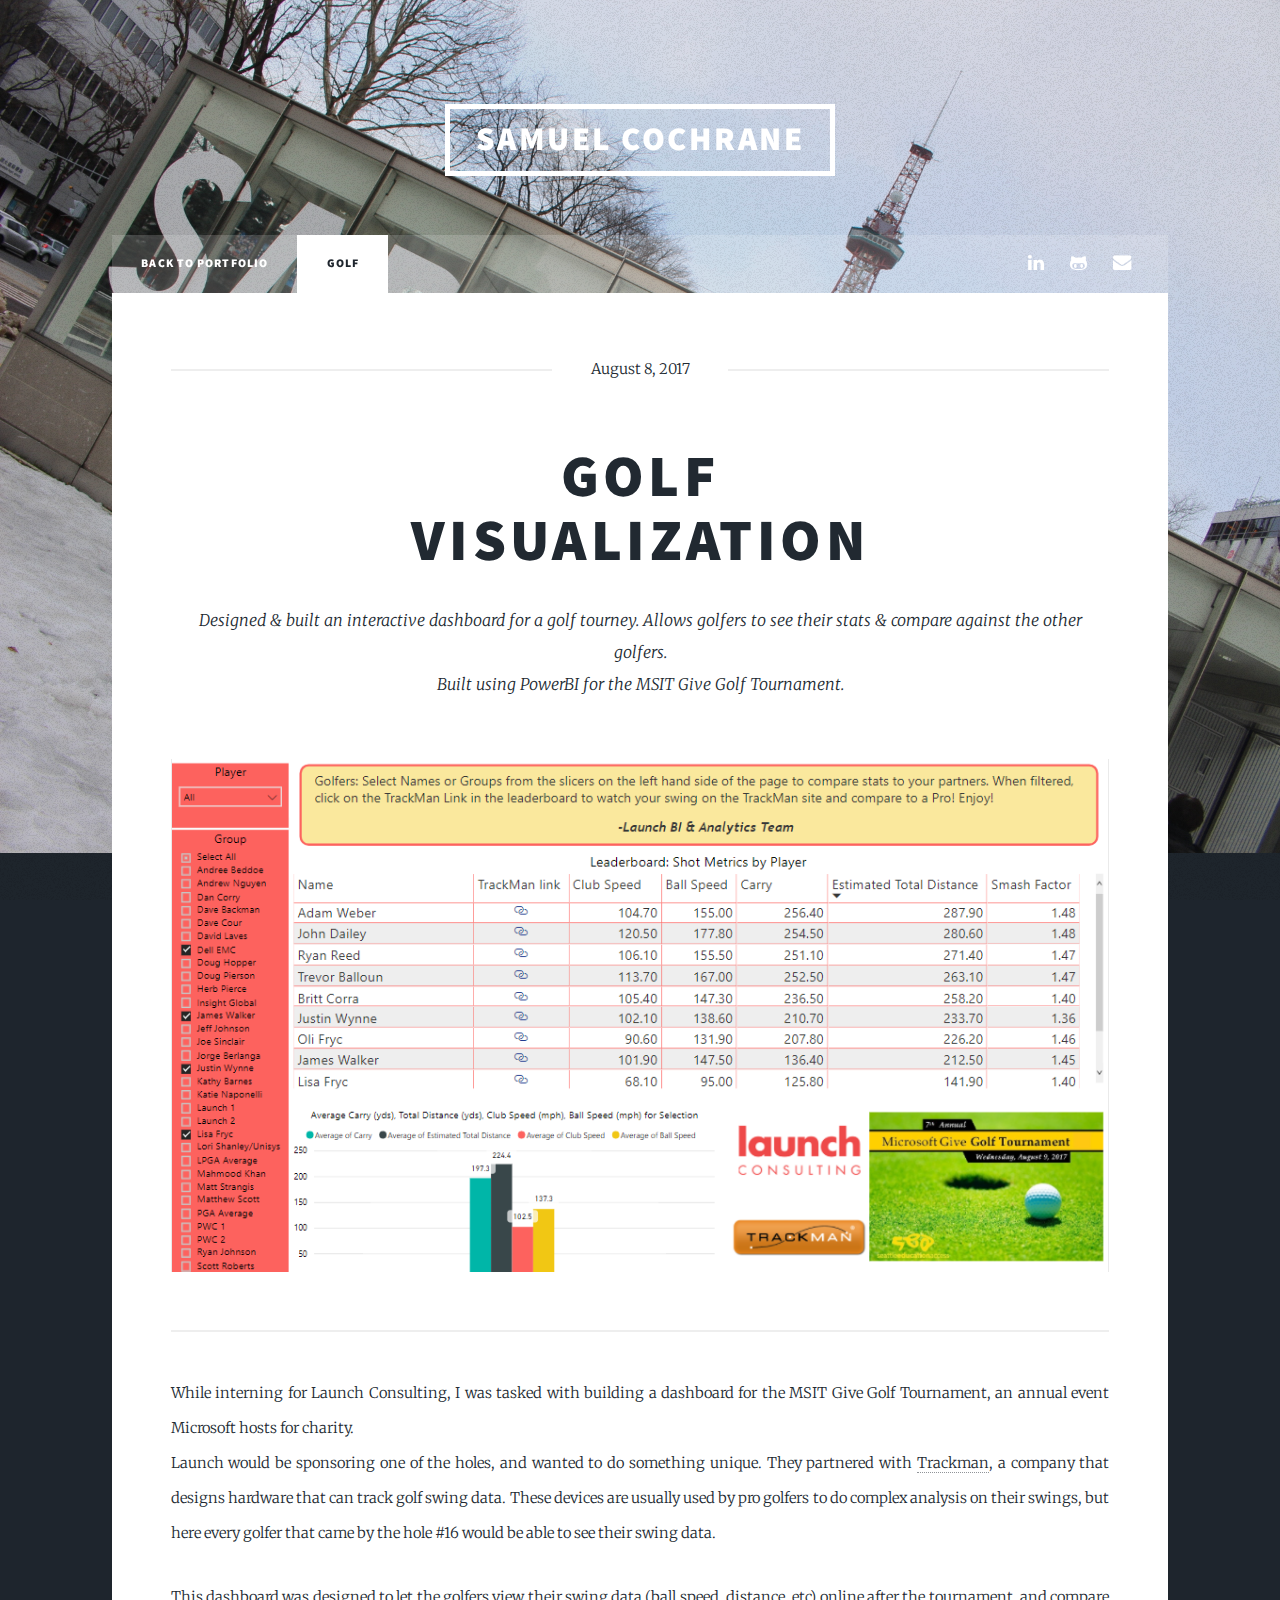
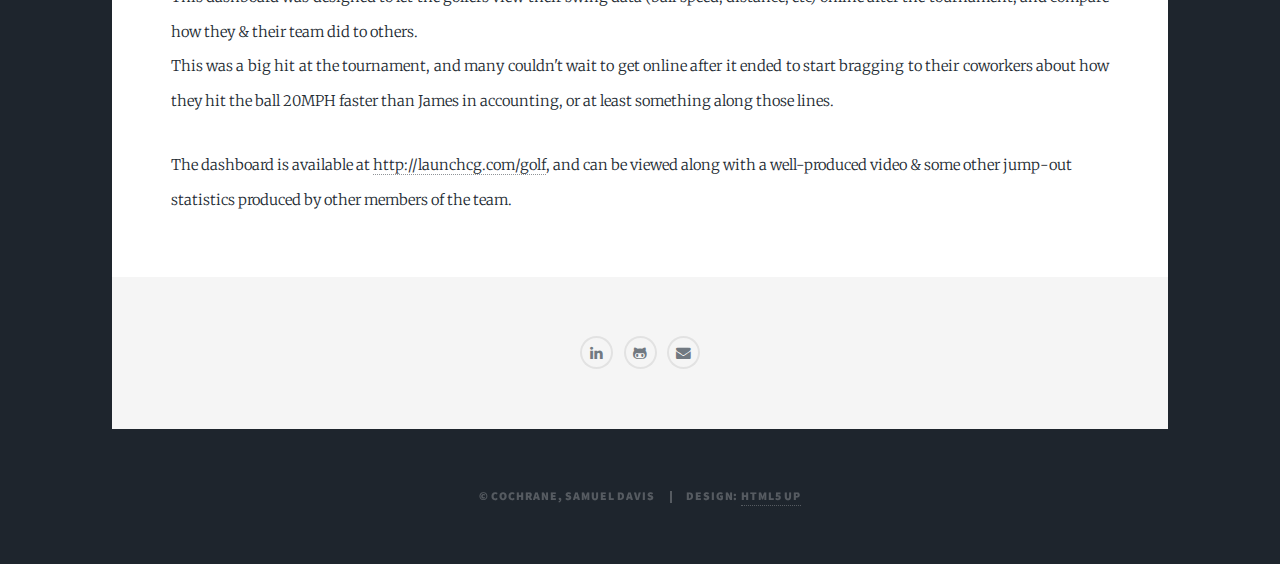
<file: golf.html>
<!DOCTYPE HTML>
<html>
	<head>
		<title>Golf - Samuel Cochrane</title>
		<meta charset="utf-8" />
		<meta name="viewport" content="width=device-width, initial-scale=1, user-scalable=no" />
		<link rel="stylesheet" href="assets/css/main.css" />
		<noscript><link rel="stylesheet" href="assets/css/noscript.css" /></noscript>
	</head>
	<body class="is-loading">

		<!-- Wrapper -->
			<div id="wrapper">

				<!-- Header -->
					<header id="header">
						<a href="index.html" class="logo">Samuel Cochrane</a>
					</header>
					<!-- Nav -->
						<nav id="nav">
							<ul class="links">
								<li><a href="index.html">Back to Portfolio</a></li>
								<li class="active"><a href="golf.html">Golf</a></li>
								<!-- <li><a href="elements.html">Elements Reference</a></li> -->
							</ul>
							<ul class="icons">
											<!-- <li><a href="https://twitter.com/SamuelDCochrane" class="icon fa-twitter" target="_blank"><span class="label">Twitter</span></a></li> -->
											<!-- <li><a href="https://www.instagram.com/notamalemodel/" class="icon fa-instagram" target="_blank"><span class="label">Instagram</span></a></li> -->
											<!-- <li><a href="#" class="icon fa-facebook"><span class="label">Facebook</span></a></li> -->
											<!-- <li><a href="images/snapcode.jpg" class="icon fa-snapchat-ghost" target="_blank"><span class="label">Snapchat</span></a></li> -->
											<li><a href="https://www.linkedin.com/in/sam-cochrane-aaa325110/" class="icon fa-linkedin" target="_blank"><span class="label">LinkedIn</span></a></li>
											<li><a href="https://github.com/SamuelCochrane" class="icon fa-github-alt" target="_blank"><span class="label">GitHub</span></a></li>
											<li><a href="mailto:SamuelDavisCochrane@gmail.com" class="icon fa-envelope" target="_blank"><span class="label">Email</span></a></li>
							</ul>
						</nav>
						<!-- Main -->
							<div id="main">

								<!-- Post -->
									<section class="post">
										<header class="major">
											<span class="date">August 8, 2017</span>
											<h1>Golf<br/>
											 Visualization</h1>
											<p>Designed & built an interactive dashboard for a golf tourney. Allows golfers to see their stats & compare against the other golfers.
											<br>Built using PowerBI for the MSIT Give Golf Tournament.</br>

											</p>
											</header>
										</header>
										<div class="image main"><a href="http://launchcg.com/golf" target="_blank"><img src="images/golf.PNG" alt="" /></a></div>
										<hr>
										<p>
											While interning for Launch Consulting, I was tasked with building a dashboard for the MSIT Give Golf Tournament, an annual event Microsoft hosts for charity.
											<br>Launch would be sponsoring one of the holes, and wanted to do something unique. They partnered with <a href="https://trackmangolf.com/" target="_blank">Trackman</a>, a company that designs hardware that can track golf swing data.
											These devices are usually used by pro golfers to do complex analysis on their swings, but here every golfer that came by the hole #16 would be able to see their swing data.
										</p>
										<p>
											This dashboard was designed to let the golfers view their swing data (ball speed, distance, etc) online after the tournament, and compare how they & their team did to others.
											<br> This was a big hit at the tournament, and many couldn't wait to get online after it ended to start bragging to their coworkers about how they hit the ball 20MPH faster than James in accounting, or at least something along those lines.
											</p>

											The dashboard is available at <a href="http://launchcg.com/golf" target="_blank">http://launchcg.com/golf</a>, and can be viewed along with a well-produced video & some other jump-out statistics produced by other members of the team.
										</section>

										</div>

										<!-- Footer -->
										<footer id="footer">

										<section><center>
										<ul class="icons alt">
											<!-- <li><a href="https://twitter.com/SamuelDCochrane" class="icon fa-twitter" target="_blank"><span class="label">Twitter</span></a></li> -->
											<!-- <li><a href="https://www.instagram.com/notamalemodel/" class="icon fa-instagram" target="_blank"><span class="label">Instagram</span></a></li> -->
											<!-- <li><a href="#" class="icon fa-facebook"><span class="label">Facebook</span></a></li> -->
											<!-- <li><a href="images/snapcode.jpg" class="icon fa-snapchat-ghost" target="_blank"><span class="label">Snapchat</span></a></li> -->
											<li><a href="https://www.linkedin.com/in/sam-cochrane-aaa325110/" class="icon fa-linkedin" target="_blank"><span class="label">LinkedIn</span></a></li>
											<li><a href="https://github.com/SamuelCochrane" class="icon fa-github-alt" target="_blank"><span class="label">GitHub</span></a></li>
											<li><a href="mailto:SamuelDavisCochrane@gmail.com" class="icon fa-envelope" target="_blank"><span class="label">Email</span></a></li>
										</ul>
										</section></center>
										</section>
										</footer>

										<!-- Copyright -->
										<div id="copyright">
										<ul><li>&copy; COCHRANE, SAMUEL DAVIS </li><li>Design: <a href="https://html5up.net">HTML5 UP</a></li></ul>
										</div>
										<!--
										Massively Template by HTML5 UP
										html5up.net | @ajlkn
										Free for personal and commercial use under the CCA 3.0 license (html5up.net/license)
										-->
										</div>

										<!-- Scripts -->
										<script src="assets/js/jquery.min.js"></script>
										<script src="assets/js/jquery.scrollex.min.js"></script>
										<script src="assets/js/jquery.scrolly.min.js"></script>
										<script src="assets/js/skel.min.js"></script>
										<script src="assets/js/util.js"></script>
										<script src="assets/js/main.js"></script>

										</body>
										</html>
</file>
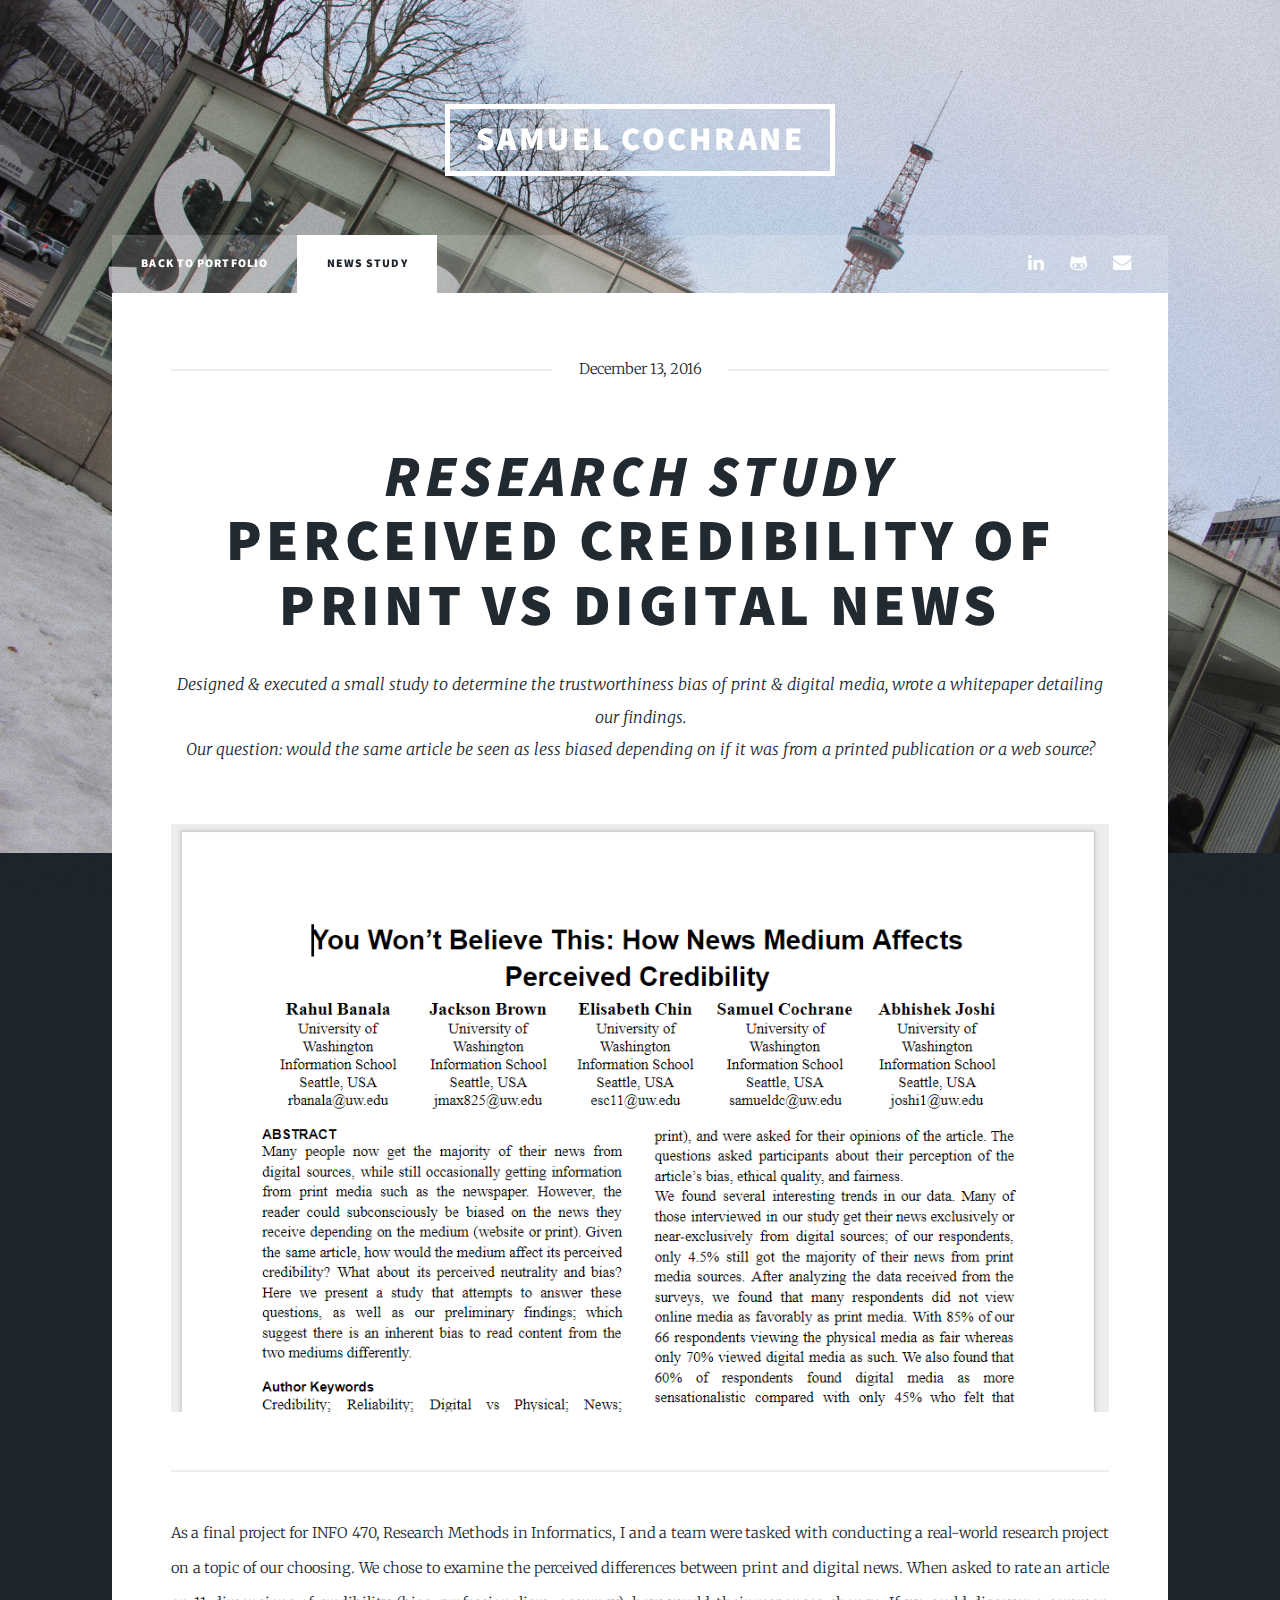
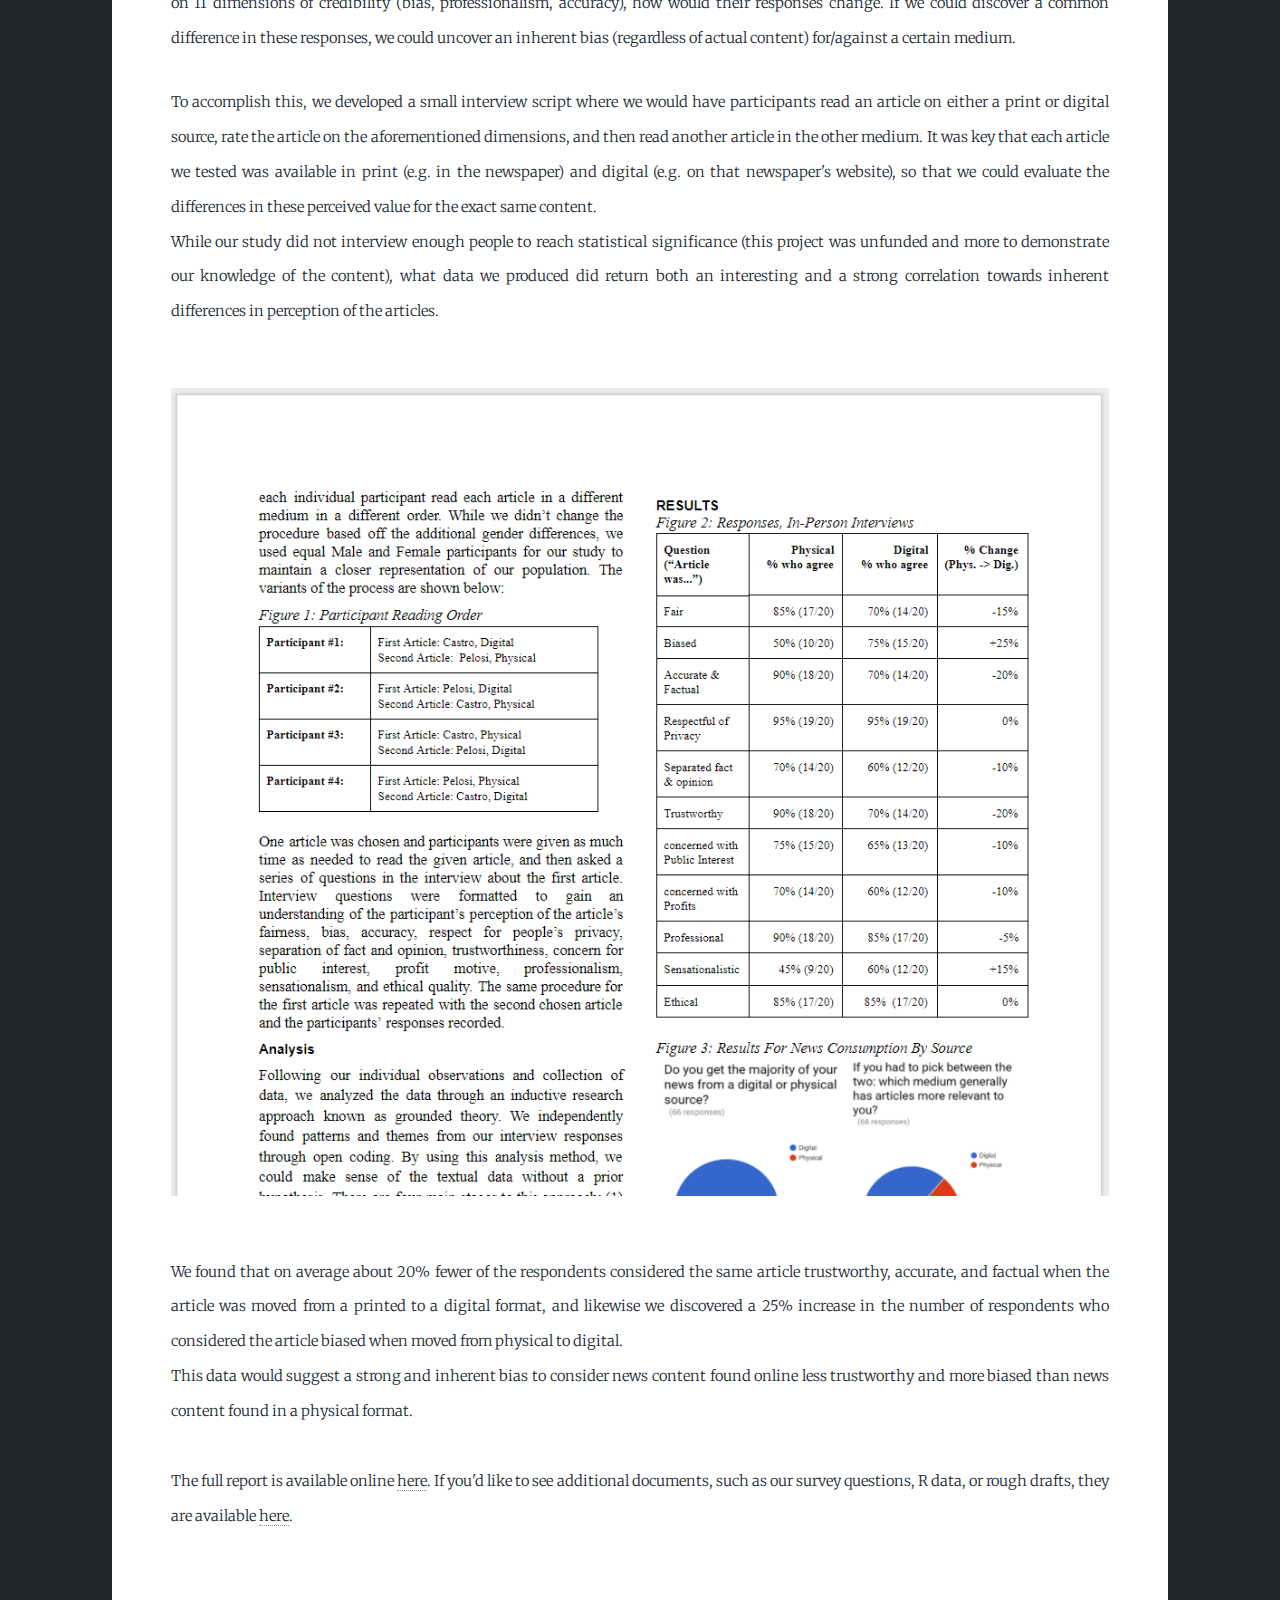
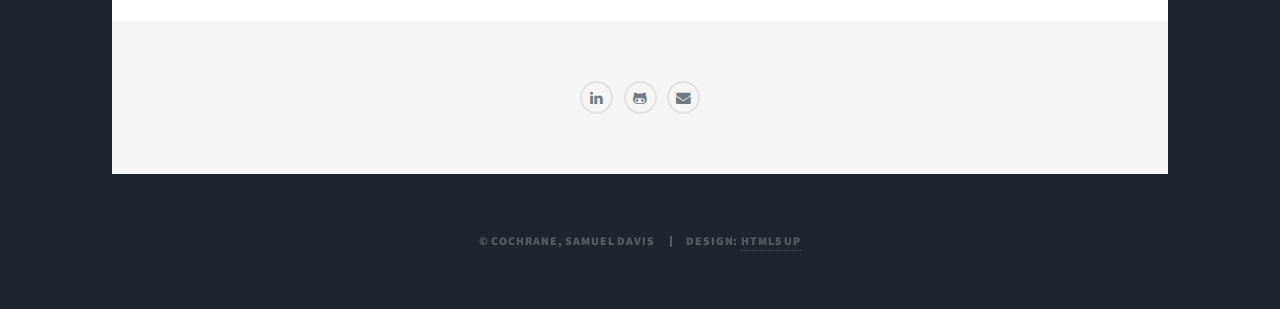
<file: newsStudy.html>
<!DOCTYPE HTML>
<html>
	<head>
		<title>Study - Samuel Cochrane</title>
		<meta charset="utf-8" />
		<meta name="viewport" content="width=device-width, initial-scale=1, user-scalable=no" />
		<link rel="stylesheet" href="assets/css/main.css" />
		<noscript><link rel="stylesheet" href="assets/css/noscript.css" /></noscript>
	</head>
	<body class="is-loading">

		<!-- Wrapper -->
			<div id="wrapper">

				<!-- Header -->
					<header id="header">
						<a href="index.html" class="logo">Samuel Cochrane</a>
					</header>
					<!-- Nav -->
						<nav id="nav">
							<ul class="links">
								<li><a href="index.html">Back to Portfolio</a></li>
								<li class="active"><a href="newsStudy.html">News Study</a></li>
								<!-- <li><a href="elements.html">Elements Reference</a></li> -->
							</ul>
							<ul class="icons">
								<!-- <li><a href="https://twitter.com/SamuelDCochrane" class="icon fa-twitter" target="_blank"><span class="label">Twitter</span></a></li> -->
								<!-- <li><a href="https://www.instagram.com/notamalemodel/" class="icon fa-instagram" target="_blank"><span class="label">Instagram</span></a></li> -->
								<!-- <li><a href="#" class="icon fa-facebook"><span class="label">Facebook</span></a></li> -->
								<!-- <li><a href="images/snapcode.jpg" class="icon fa-snapchat-ghost" target="_blank"><span class="label">Snapchat</span></a></li> -->
								<li><a href="https://www.linkedin.com/in/sam-cochrane-aaa325110/" class="icon fa-linkedin" target="_blank"><span class="label">LinkedIn</span></a></li>
								<li><a href="https://github.com/SamuelCochrane" class="icon fa-github-alt" target="_blank"><span class="label">GitHub</span></a></li>
								<li><a href="mailto:SamuelDavisCochrane@gmail.com" class="icon fa-envelope" target="_blank"><span class="label">Email</span></a></li>
							</ul>
						</nav>
						<!-- Main -->
							<div id="main">

								<!-- Post -->
									<section class="post">
										<header class="major">
											<span class="date">December 13, 2016</span>
											<h1><i>Research Study</i><br />
											 Perceived Credibility of Print vs Digital News</h1>
											<p>Designed & executed a small study to determine the trustworthiness bias of print & digital media, wrote a whitepaper detailing our findings.
												<br>Our question: would the same article be seen as less biased depending on if it was from a printed publication or a web source?
											</p>
											</header>
										</header>
										<div class="image main"><img src="images/newsStudy1.PNG" alt="" /></div>
										<hr>
										<p>
											As a final project for INFO 470, Research Methods in Informatics, I and a team were tasked with conducting a real-world research project on a topic of our choosing.
											We chose to examine the perceived differences between print and digital news. When asked to rate an article on 11 dimensions of credibility (bias, professionalism, accuracy), how would their responses change.
										  If we could discover a common difference in these responses, we could uncover an inherent bias (regardless of actual content) for/against a certain medium.
										</p>
										<p>
											To accomplish this, we developed a small interview script where we would have participants read an article on either a print or digital source, rate the article on the aforementioned dimensions, and then
											read another article in the other medium. It was key that each article we tested was available in print (e.g. in the newspaper) and digital (e.g. on that newspaper's website), so that we could evaluate
											the differences in these perceived value for the exact same content.
											<br> While our study did not interview enough people to reach statistical significance (this project was unfunded and more to demonstrate our knowledge of the content), what data we produced did return
											both an interesting and a strong correlation towards inherent differences in perception of the articles.
										</p>
										<div class="image main"><img src="images/newsStudy2.PNG" alt="" /></div>
										<p>
											We found that on average about 20% fewer of the respondents considered the same article trustworthy, accurate, and factual when the article was moved from a printed to a digital format,
											and likewise we discovered a 25% increase in the number of respondents who considered the article biased when moved from physical to digital.
											<br> This data would suggest a strong and inherent bias to consider news content found online less trustworthy and more biased than news content found in a physical format.
										<br><br>
										The full report is available online <a href="https://docs.google.com/document/d/1-bUlfE2dtuZtueVD4oufMzspPFEXpTULfBxOhiiIR2Q/edit?usp=sharing" target="_blank">here</a>.
										If you'd like to see additional documents, such as our survey questions, R data, or rough drafts, they are available <a href="https://drive.google.com/drive/folders/0B8L_EIH2PrGWYTE4MGdlcEhTVm8?usp=sharing" target="_blank">here</a>.

										</section>

										</div>

										<!-- Footer -->
										<footer id="footer">

										<section><center>
										<ul class="icons alt">
											<!-- <li><a href="https://twitter.com/SamuelDCochrane" class="icon fa-twitter" target="_blank"><span class="label">Twitter</span></a></li> -->
											<!-- <li><a href="https://www.instagram.com/notamalemodel/" class="icon fa-instagram" target="_blank"><span class="label">Instagram</span></a></li> -->
											<!-- <li><a href="#" class="icon fa-facebook"><span class="label">Facebook</span></a></li> -->
											<!-- <li><a href="images/snapcode.jpg" class="icon fa-snapchat-ghost" target="_blank"><span class="label">Snapchat</span></a></li> -->
											<li><a href="https://www.linkedin.com/in/sam-cochrane-aaa325110/" class="icon fa-linkedin" target="_blank"><span class="label">LinkedIn</span></a></li>
											<li><a href="https://github.com/SamuelCochrane" class="icon fa-github-alt" target="_blank"><span class="label">GitHub</span></a></li>
											<li><a href="mailto:SamuelDavisCochrane@gmail.com" class="icon fa-envelope" target="_blank"><span class="label">Email</span></a></li>
										</ul>
										</section></center>
										</section>
										</footer>

										<!-- Copyright -->
										<div id="copyright">
										<ul><li>&copy; COCHRANE, SAMUEL DAVIS </li><li>Design: <a href="https://html5up.net">HTML5 UP</a></li></ul>
										</div>
										<!--
										Massively Template by HTML5 UP
										html5up.net | @ajlkn
										Free for personal and commercial use under the CCA 3.0 license (html5up.net/license)
										-->
										</div>

										<!-- Scripts -->
										<script src="assets/js/jquery.min.js"></script>
										<script src="assets/js/jquery.scrollex.min.js"></script>
										<script src="assets/js/jquery.scrolly.min.js"></script>
										<script src="assets/js/skel.min.js"></script>
										<script src="assets/js/util.js"></script>
										<script src="assets/js/main.js"></script>

										</body>
										</html>
</file>
<file: assets/css/main.css>
@import url(font-awesome.min.css);
@import url("https://fonts.googleapis.com/css?family=Merriweather:300,700,300italic,700italic|Source+Sans+Pro:900");

/*
	Massively by HTML5 UP
	html5up.net | @ajlkn
	Free for personal and commercial use under the CCA 3.0 license (html5up.net/license)
*/

/* Reset */

	html, body, div, span, applet, object, iframe, h1, h2, h3, h4, h5, h6, p, blockquote, pre, a, abbr, acronym, address, big, cite, code, del, dfn, em, img, ins, kbd, q, s, samp, small, strike, strong, sub, sup, tt, var, b, u, i, center, dl, dt, dd, ol, ul, li, fieldset, form, label, legend, table, caption, tbody, tfoot, thead, tr, th, td, article, aside, canvas, details, embed, figure, figcaption, footer, header, hgroup, menu, nav, output, ruby, section, summary, time, mark, audio, video {
		margin: 0;
		padding: 0;
		border: 0;
		font-size: 100%;
		font: inherit;
		vertical-align: baseline;
	}

	article, aside, details, figcaption, figure, footer, header, hgroup, menu, nav, section {
		display: block;
	}

	body {
		line-height: 1;
	}

	ol, ul {
		list-style: none;
	}

	blockquote, q {
		quotes: none;
	}

	blockquote:before, blockquote:after, q:before, q:after {
		content: '';
		content: none;
	}

	table {
		border-collapse: collapse;
		border-spacing: 0;
	}

	body {
		-webkit-text-size-adjust: none;
	}

/* Box Model */

	*, *:before, *:after {
		-moz-box-sizing: border-box;
		-webkit-box-sizing: border-box;
		box-sizing: border-box;
	}

/* Grid */

	.row {
		border-bottom: solid 1px transparent;
		-moz-box-sizing: border-box;
		-webkit-box-sizing: border-box;
		box-sizing: border-box;
	}

	.row > * {
		float: left;
		-moz-box-sizing: border-box;
		-webkit-box-sizing: border-box;
		box-sizing: border-box;
	}

	.row:after, .row:before {
		content: '';
		display: block;
		clear: both;
		height: 0;
	}

	.row.uniform > * > :first-child {
		margin-top: 0;
	}

	.row.uniform > * > :last-child {
		margin-bottom: 0;
	}

	.row.\30 \25 > * {
		padding: 0 0 0 0rem;
	}

	.row.\30 \25 {
		margin: 0 0 -1px 0rem;
	}

	.row.uniform.\30 \25 > * {
		padding: 0rem 0 0 0rem;
	}

	.row.uniform.\30 \25 {
		margin: 0rem 0 -1px 0rem;
	}

	.row > * {
		padding: 0 0 0 1.5rem;
	}

	.row {
		margin: 0 0 -1px -1.5rem;
	}

	.row.uniform > * {
		padding: 1.5rem 0 0 1.5rem;
	}

	.row.uniform {
		margin: -1.5rem 0 -1px -1.5rem;
	}

	.row.\32 00\25 > * {
		padding: 0 0 0 3rem;
	}

	.row.\32 00\25 {
		margin: 0 0 -1px -3rem;
	}

	.row.uniform.\32 00\25 > * {
		padding: 3rem 0 0 3rem;
	}

	.row.uniform.\32 00\25 {
		margin: -3rem 0 -1px -3rem;
	}

	.row.\31 50\25 > * {
		padding: 0 0 0 2.25rem;
	}

	.row.\31 50\25 {
		margin: 0 0 -1px -2.25rem;
	}

	.row.uniform.\31 50\25 > * {
		padding: 2.25rem 0 0 2.25rem;
	}

	.row.uniform.\31 50\25 {
		margin: -2.25rem 0 -1px -2.25rem;
	}

	.row.\35 0\25 > * {
		padding: 0 0 0 0.75rem;
	}

	.row.\35 0\25 {
		margin: 0 0 -1px -0.75rem;
	}

	.row.uniform.\35 0\25 > * {
		padding: 0.75rem 0 0 0.75rem;
	}

	.row.uniform.\35 0\25 {
		margin: -0.75rem 0 -1px -0.75rem;
	}

	.row.\32 5\25 > * {
		padding: 0 0 0 0.375rem;
	}

	.row.\32 5\25 {
		margin: 0 0 -1px -0.375rem;
	}

	.row.uniform.\32 5\25 > * {
		padding: 0.375rem 0 0 0.375rem;
	}

	.row.uniform.\32 5\25 {
		margin: -0.375rem 0 -1px -0.375rem;
	}

	.\31 2u, .\31 2u\24 {
		width: 100%;
		clear: none;
		margin-left: 0;
	}

	.\31 1u, .\31 1u\24 {
		width: 91.6666666667%;
		clear: none;
		margin-left: 0;
	}

	.\31 0u, .\31 0u\24 {
		width: 83.3333333333%;
		clear: none;
		margin-left: 0;
	}

	.\39 u, .\39 u\24 {
		width: 75%;
		clear: none;
		margin-left: 0;
	}

	.\38 u, .\38 u\24 {
		width: 66.6666666667%;
		clear: none;
		margin-left: 0;
	}

	.\37 u, .\37 u\24 {
		width: 58.3333333333%;
		clear: none;
		margin-left: 0;
	}

	.\36 u, .\36 u\24 {
		width: 50%;
		clear: none;
		margin-left: 0;
	}

	.\35 u, .\35 u\24 {
		width: 41.6666666667%;
		clear: none;
		margin-left: 0;
	}

	.\34 u, .\34 u\24 {
		width: 33.3333333333%;
		clear: none;
		margin-left: 0;
	}

	.\33 u, .\33 u\24 {
		width: 25%;
		clear: none;
		margin-left: 0;
	}

	.\32 u, .\32 u\24 {
		width: 16.6666666667%;
		clear: none;
		margin-left: 0;
	}

	.\31 u, .\31 u\24 {
		width: 8.3333333333%;
		clear: none;
		margin-left: 0;
	}

	.\31 2u\24 + *,
	.\31 1u\24 + *,
	.\31 0u\24 + *,
	.\39 u\24 + *,
	.\38 u\24 + *,
	.\37 u\24 + *,
	.\36 u\24 + *,
	.\35 u\24 + *,
	.\34 u\24 + *,
	.\33 u\24 + *,
	.\32 u\24 + *,
	.\31 u\24 + * {
		clear: left;
	}

	.\-11u {
		margin-left: 91.66667%;
	}

	.\-10u {
		margin-left: 83.33333%;
	}

	.\-9u {
		margin-left: 75%;
	}

	.\-8u {
		margin-left: 66.66667%;
	}

	.\-7u {
		margin-left: 58.33333%;
	}

	.\-6u {
		margin-left: 50%;
	}

	.\-5u {
		margin-left: 41.66667%;
	}

	.\-4u {
		margin-left: 33.33333%;
	}

	.\-3u {
		margin-left: 25%;
	}

	.\-2u {
		margin-left: 16.66667%;
	}

	.\-1u {
		margin-left: 8.33333%;
	}

	@media screen and (max-width: 1680px) {

		.row > * {
			padding: 0 0 0 1.5rem;
		}

		.row {
			margin: 0 0 -1px -1.5rem;
		}

		.row.uniform > * {
			padding: 1.5rem 0 0 1.5rem;
		}

		.row.uniform {
			margin: -1.5rem 0 -1px -1.5rem;
		}

		.row.\32 00\25 > * {
			padding: 0 0 0 3rem;
		}

		.row.\32 00\25 {
			margin: 0 0 -1px -3rem;
		}

		.row.uniform.\32 00\25 > * {
			padding: 3rem 0 0 3rem;
		}

		.row.uniform.\32 00\25 {
			margin: -3rem 0 -1px -3rem;
		}

		.row.\31 50\25 > * {
			padding: 0 0 0 2.25rem;
		}

		.row.\31 50\25 {
			margin: 0 0 -1px -2.25rem;
		}

		.row.uniform.\31 50\25 > * {
			padding: 2.25rem 0 0 2.25rem;
		}

		.row.uniform.\31 50\25 {
			margin: -2.25rem 0 -1px -2.25rem;
		}

		.row.\35 0\25 > * {
			padding: 0 0 0 0.75rem;
		}

		.row.\35 0\25 {
			margin: 0 0 -1px -0.75rem;
		}

		.row.uniform.\35 0\25 > * {
			padding: 0.75rem 0 0 0.75rem;
		}

		.row.uniform.\35 0\25 {
			margin: -0.75rem 0 -1px -0.75rem;
		}

		.row.\32 5\25 > * {
			padding: 0 0 0 0.375rem;
		}

		.row.\32 5\25 {
			margin: 0 0 -1px -0.375rem;
		}

		.row.uniform.\32 5\25 > * {
			padding: 0.375rem 0 0 0.375rem;
		}

		.row.uniform.\32 5\25 {
			margin: -0.375rem 0 -1px -0.375rem;
		}

		.\31 2u\28xlarge\29, .\31 2u\24\28xlarge\29 {
			width: 100%;
			clear: none;
			margin-left: 0;
		}

		.\31 1u\28xlarge\29, .\31 1u\24\28xlarge\29 {
			width: 91.6666666667%;
			clear: none;
			margin-left: 0;
		}

		.\31 0u\28xlarge\29, .\31 0u\24\28xlarge\29 {
			width: 83.3333333333%;
			clear: none;
			margin-left: 0;
		}

		.\39 u\28xlarge\29, .\39 u\24\28xlarge\29 {
			width: 75%;
			clear: none;
			margin-left: 0;
		}

		.\38 u\28xlarge\29, .\38 u\24\28xlarge\29 {
			width: 66.6666666667%;
			clear: none;
			margin-left: 0;
		}

		.\37 u\28xlarge\29, .\37 u\24\28xlarge\29 {
			width: 58.3333333333%;
			clear: none;
			margin-left: 0;
		}

		.\36 u\28xlarge\29, .\36 u\24\28xlarge\29 {
			width: 50%;
			clear: none;
			margin-left: 0;
		}

		.\35 u\28xlarge\29, .\35 u\24\28xlarge\29 {
			width: 41.6666666667%;
			clear: none;
			margin-left: 0;
		}

		.\34 u\28xlarge\29, .\34 u\24\28xlarge\29 {
			width: 33.3333333333%;
			clear: none;
			margin-left: 0;
		}

		.\33 u\28xlarge\29, .\33 u\24\28xlarge\29 {
			width: 25%;
			clear: none;
			margin-left: 0;
		}

		.\32 u\28xlarge\29, .\32 u\24\28xlarge\29 {
			width: 16.6666666667%;
			clear: none;
			margin-left: 0;
		}

		.\31 u\28xlarge\29, .\31 u\24\28xlarge\29 {
			width: 8.3333333333%;
			clear: none;
			margin-left: 0;
		}

		.\31 2u\24\28xlarge\29 + *,
		.\31 1u\24\28xlarge\29 + *,
		.\31 0u\24\28xlarge\29 + *,
		.\39 u\24\28xlarge\29 + *,
		.\38 u\24\28xlarge\29 + *,
		.\37 u\24\28xlarge\29 + *,
		.\36 u\24\28xlarge\29 + *,
		.\35 u\24\28xlarge\29 + *,
		.\34 u\24\28xlarge\29 + *,
		.\33 u\24\28xlarge\29 + *,
		.\32 u\24\28xlarge\29 + *,
		.\31 u\24\28xlarge\29 + * {
			clear: left;
		}

		.\-11u\28xlarge\29 {
			margin-left: 91.66667%;
		}

		.\-10u\28xlarge\29 {
			margin-left: 83.33333%;
		}

		.\-9u\28xlarge\29 {
			margin-left: 75%;
		}

		.\-8u\28xlarge\29 {
			margin-left: 66.66667%;
		}

		.\-7u\28xlarge\29 {
			margin-left: 58.33333%;
		}

		.\-6u\28xlarge\29 {
			margin-left: 50%;
		}

		.\-5u\28xlarge\29 {
			margin-left: 41.66667%;
		}

		.\-4u\28xlarge\29 {
			margin-left: 33.33333%;
		}

		.\-3u\28xlarge\29 {
			margin-left: 25%;
		}

		.\-2u\28xlarge\29 {
			margin-left: 16.66667%;
		}

		.\-1u\28xlarge\29 {
			margin-left: 8.33333%;
		}

	}

	@media screen and (max-width: 1280px) {

		.row > * {
			padding: 0 0 0 1.5rem;
		}

		.row {
			margin: 0 0 -1px -1.5rem;
		}

		.row.uniform > * {
			padding: 1.5rem 0 0 1.5rem;
		}

		.row.uniform {
			margin: -1.5rem 0 -1px -1.5rem;
		}

		.row.\32 00\25 > * {
			padding: 0 0 0 3rem;
		}

		.row.\32 00\25 {
			margin: 0 0 -1px -3rem;
		}

		.row.uniform.\32 00\25 > * {
			padding: 3rem 0 0 3rem;
		}

		.row.uniform.\32 00\25 {
			margin: -3rem 0 -1px -3rem;
		}

		.row.\31 50\25 > * {
			padding: 0 0 0 2.25rem;
		}

		.row.\31 50\25 {
			margin: 0 0 -1px -2.25rem;
		}

		.row.uniform.\31 50\25 > * {
			padding: 2.25rem 0 0 2.25rem;
		}

		.row.uniform.\31 50\25 {
			margin: -2.25rem 0 -1px -2.25rem;
		}

		.row.\35 0\25 > * {
			padding: 0 0 0 0.75rem;
		}

		.row.\35 0\25 {
			margin: 0 0 -1px -0.75rem;
		}

		.row.uniform.\35 0\25 > * {
			padding: 0.75rem 0 0 0.75rem;
		}

		.row.uniform.\35 0\25 {
			margin: -0.75rem 0 -1px -0.75rem;
		}

		.row.\32 5\25 > * {
			padding: 0 0 0 0.375rem;
		}

		.row.\32 5\25 {
			margin: 0 0 -1px -0.375rem;
		}

		.row.uniform.\32 5\25 > * {
			padding: 0.375rem 0 0 0.375rem;
		}

		.row.uniform.\32 5\25 {
			margin: -0.375rem 0 -1px -0.375rem;
		}

		.\31 2u\28large\29, .\31 2u\24\28large\29 {
			width: 100%;
			clear: none;
			margin-left: 0;
		}

		.\31 1u\28large\29, .\31 1u\24\28large\29 {
			width: 91.6666666667%;
			clear: none;
			margin-left: 0;
		}

		.\31 0u\28large\29, .\31 0u\24\28large\29 {
			width: 83.3333333333%;
			clear: none;
			margin-left: 0;
		}

		.\39 u\28large\29, .\39 u\24\28large\29 {
			width: 75%;
			clear: none;
			margin-left: 0;
		}

		.\38 u\28large\29, .\38 u\24\28large\29 {
			width: 66.6666666667%;
			clear: none;
			margin-left: 0;
		}

		.\37 u\28large\29, .\37 u\24\28large\29 {
			width: 58.3333333333%;
			clear: none;
			margin-left: 0;
		}

		.\36 u\28large\29, .\36 u\24\28large\29 {
			width: 50%;
			clear: none;
			margin-left: 0;
		}

		.\35 u\28large\29, .\35 u\24\28large\29 {
			width: 41.6666666667%;
			clear: none;
			margin-left: 0;
		}

		.\34 u\28large\29, .\34 u\24\28large\29 {
			width: 33.3333333333%;
			clear: none;
			margin-left: 0;
		}

		.\33 u\28large\29, .\33 u\24\28large\29 {
			width: 25%;
			clear: none;
			margin-left: 0;
		}

		.\32 u\28large\29, .\32 u\24\28large\29 {
			width: 16.6666666667%;
			clear: none;
			margin-left: 0;
		}

		.\31 u\28large\29, .\31 u\24\28large\29 {
			width: 8.3333333333%;
			clear: none;
			margin-left: 0;
		}

		.\31 2u\24\28large\29 + *,
		.\31 1u\24\28large\29 + *,
		.\31 0u\24\28large\29 + *,
		.\39 u\24\28large\29 + *,
		.\38 u\24\28large\29 + *,
		.\37 u\24\28large\29 + *,
		.\36 u\24\28large\29 + *,
		.\35 u\24\28large\29 + *,
		.\34 u\24\28large\29 + *,
		.\33 u\24\28large\29 + *,
		.\32 u\24\28large\29 + *,
		.\31 u\24\28large\29 + * {
			clear: left;
		}

		.\-11u\28large\29 {
			margin-left: 91.66667%;
		}

		.\-10u\28large\29 {
			margin-left: 83.33333%;
		}

		.\-9u\28large\29 {
			margin-left: 75%;
		}

		.\-8u\28large\29 {
			margin-left: 66.66667%;
		}

		.\-7u\28large\29 {
			margin-left: 58.33333%;
		}

		.\-6u\28large\29 {
			margin-left: 50%;
		}

		.\-5u\28large\29 {
			margin-left: 41.66667%;
		}

		.\-4u\28large\29 {
			margin-left: 33.33333%;
		}

		.\-3u\28large\29 {
			margin-left: 25%;
		}

		.\-2u\28large\29 {
			margin-left: 16.66667%;
		}

		.\-1u\28large\29 {
			margin-left: 8.33333%;
		}

	}

	@media screen and (max-width: 980px) {

		.row > * {
			padding: 0 0 0 1.5rem;
		}

		.row {
			margin: 0 0 -1px -1.5rem;
		}

		.row.uniform > * {
			padding: 1.5rem 0 0 1.5rem;
		}

		.row.uniform {
			margin: -1.5rem 0 -1px -1.5rem;
		}

		.row.\32 00\25 > * {
			padding: 0 0 0 3rem;
		}

		.row.\32 00\25 {
			margin: 0 0 -1px -3rem;
		}

		.row.uniform.\32 00\25 > * {
			padding: 3rem 0 0 3rem;
		}

		.row.uniform.\32 00\25 {
			margin: -3rem 0 -1px -3rem;
		}

		.row.\31 50\25 > * {
			padding: 0 0 0 2.25rem;
		}

		.row.\31 50\25 {
			margin: 0 0 -1px -2.25rem;
		}

		.row.uniform.\31 50\25 > * {
			padding: 2.25rem 0 0 2.25rem;
		}

		.row.uniform.\31 50\25 {
			margin: -2.25rem 0 -1px -2.25rem;
		}

		.row.\35 0\25 > * {
			padding: 0 0 0 0.75rem;
		}

		.row.\35 0\25 {
			margin: 0 0 -1px -0.75rem;
		}

		.row.uniform.\35 0\25 > * {
			padding: 0.75rem 0 0 0.75rem;
		}

		.row.uniform.\35 0\25 {
			margin: -0.75rem 0 -1px -0.75rem;
		}

		.row.\32 5\25 > * {
			padding: 0 0 0 0.375rem;
		}

		.row.\32 5\25 {
			margin: 0 0 -1px -0.375rem;
		}

		.row.uniform.\32 5\25 > * {
			padding: 0.375rem 0 0 0.375rem;
		}

		.row.uniform.\32 5\25 {
			margin: -0.375rem 0 -1px -0.375rem;
		}

		.\31 2u\28medium\29, .\31 2u\24\28medium\29 {
			width: 100%;
			clear: none;
			margin-left: 0;
		}

		.\31 1u\28medium\29, .\31 1u\24\28medium\29 {
			width: 91.6666666667%;
			clear: none;
			margin-left: 0;
		}

		.\31 0u\28medium\29, .\31 0u\24\28medium\29 {
			width: 83.3333333333%;
			clear: none;
			margin-left: 0;
		}

		.\39 u\28medium\29, .\39 u\24\28medium\29 {
			width: 75%;
			clear: none;
			margin-left: 0;
		}

		.\38 u\28medium\29, .\38 u\24\28medium\29 {
			width: 66.6666666667%;
			clear: none;
			margin-left: 0;
		}

		.\37 u\28medium\29, .\37 u\24\28medium\29 {
			width: 58.3333333333%;
			clear: none;
			margin-left: 0;
		}

		.\36 u\28medium\29, .\36 u\24\28medium\29 {
			width: 50%;
			clear: none;
			margin-left: 0;
		}

		.\35 u\28medium\29, .\35 u\24\28medium\29 {
			width: 41.6666666667%;
			clear: none;
			margin-left: 0;
		}

		.\34 u\28medium\29, .\34 u\24\28medium\29 {
			width: 33.3333333333%;
			clear: none;
			margin-left: 0;
		}

		.\33 u\28medium\29, .\33 u\24\28medium\29 {
			width: 25%;
			clear: none;
			margin-left: 0;
		}

		.\32 u\28medium\29, .\32 u\24\28medium\29 {
			width: 16.6666666667%;
			clear: none;
			margin-left: 0;
		}

		.\31 u\28medium\29, .\31 u\24\28medium\29 {
			width: 8.3333333333%;
			clear: none;
			margin-left: 0;
		}

		.\31 2u\24\28medium\29 + *,
		.\31 1u\24\28medium\29 + *,
		.\31 0u\24\28medium\29 + *,
		.\39 u\24\28medium\29 + *,
		.\38 u\24\28medium\29 + *,
		.\37 u\24\28medium\29 + *,
		.\36 u\24\28medium\29 + *,
		.\35 u\24\28medium\29 + *,
		.\34 u\24\28medium\29 + *,
		.\33 u\24\28medium\29 + *,
		.\32 u\24\28medium\29 + *,
		.\31 u\24\28medium\29 + * {
			clear: left;
		}

		.\-11u\28medium\29 {
			margin-left: 91.66667%;
		}

		.\-10u\28medium\29 {
			margin-left: 83.33333%;
		}

		.\-9u\28medium\29 {
			margin-left: 75%;
		}

		.\-8u\28medium\29 {
			margin-left: 66.66667%;
		}

		.\-7u\28medium\29 {
			margin-left: 58.33333%;
		}

		.\-6u\28medium\29 {
			margin-left: 50%;
		}

		.\-5u\28medium\29 {
			margin-left: 41.66667%;
		}

		.\-4u\28medium\29 {
			margin-left: 33.33333%;
		}

		.\-3u\28medium\29 {
			margin-left: 25%;
		}

		.\-2u\28medium\29 {
			margin-left: 16.66667%;
		}

		.\-1u\28medium\29 {
			margin-left: 8.33333%;
		}

	}

	@media screen and (max-width: 736px) {

		.row > * {
			padding: 0 0 0 1.5rem;
		}

		.row {
			margin: 0 0 -1px -1.5rem;
		}

		.row.uniform > * {
			padding: 1.5rem 0 0 1.5rem;
		}

		.row.uniform {
			margin: -1.5rem 0 -1px -1.5rem;
		}

		.row.\32 00\25 > * {
			padding: 0 0 0 3rem;
		}

		.row.\32 00\25 {
			margin: 0 0 -1px -3rem;
		}

		.row.uniform.\32 00\25 > * {
			padding: 3rem 0 0 3rem;
		}

		.row.uniform.\32 00\25 {
			margin: -3rem 0 -1px -3rem;
		}

		.row.\31 50\25 > * {
			padding: 0 0 0 2.25rem;
		}

		.row.\31 50\25 {
			margin: 0 0 -1px -2.25rem;
		}

		.row.uniform.\31 50\25 > * {
			padding: 2.25rem 0 0 2.25rem;
		}

		.row.uniform.\31 50\25 {
			margin: -2.25rem 0 -1px -2.25rem;
		}

		.row.\35 0\25 > * {
			padding: 0 0 0 0.75rem;
		}

		.row.\35 0\25 {
			margin: 0 0 -1px -0.75rem;
		}

		.row.uniform.\35 0\25 > * {
			padding: 0.75rem 0 0 0.75rem;
		}

		.row.uniform.\35 0\25 {
			margin: -0.75rem 0 -1px -0.75rem;
		}

		.row.\32 5\25 > * {
			padding: 0 0 0 0.375rem;
		}

		.row.\32 5\25 {
			margin: 0 0 -1px -0.375rem;
		}

		.row.uniform.\32 5\25 > * {
			padding: 0.375rem 0 0 0.375rem;
		}

		.row.uniform.\32 5\25 {
			margin: -0.375rem 0 -1px -0.375rem;
		}

		.\31 2u\28small\29, .\31 2u\24\28small\29 {
			width: 100%;
			clear: none;
			margin-left: 0;
		}

		.\31 1u\28small\29, .\31 1u\24\28small\29 {
			width: 91.6666666667%;
			clear: none;
			margin-left: 0;
		}

		.\31 0u\28small\29, .\31 0u\24\28small\29 {
			width: 83.3333333333%;
			clear: none;
			margin-left: 0;
		}

		.\39 u\28small\29, .\39 u\24\28small\29 {
			width: 75%;
			clear: none;
			margin-left: 0;
		}

		.\38 u\28small\29, .\38 u\24\28small\29 {
			width: 66.6666666667%;
			clear: none;
			margin-left: 0;
		}

		.\37 u\28small\29, .\37 u\24\28small\29 {
			width: 58.3333333333%;
			clear: none;
			margin-left: 0;
		}

		.\36 u\28small\29, .\36 u\24\28small\29 {
			width: 50%;
			clear: none;
			margin-left: 0;
		}

		.\35 u\28small\29, .\35 u\24\28small\29 {
			width: 41.6666666667%;
			clear: none;
			margin-left: 0;
		}

		.\34 u\28small\29, .\34 u\24\28small\29 {
			width: 33.3333333333%;
			clear: none;
			margin-left: 0;
		}

		.\33 u\28small\29, .\33 u\24\28small\29 {
			width: 25%;
			clear: none;
			margin-left: 0;
		}

		.\32 u\28small\29, .\32 u\24\28small\29 {
			width: 16.6666666667%;
			clear: none;
			margin-left: 0;
		}

		.\31 u\28small\29, .\31 u\24\28small\29 {
			width: 8.3333333333%;
			clear: none;
			margin-left: 0;
		}

		.\31 2u\24\28small\29 + *,
		.\31 1u\24\28small\29 + *,
		.\31 0u\24\28small\29 + *,
		.\39 u\24\28small\29 + *,
		.\38 u\24\28small\29 + *,
		.\37 u\24\28small\29 + *,
		.\36 u\24\28small\29 + *,
		.\35 u\24\28small\29 + *,
		.\34 u\24\28small\29 + *,
		.\33 u\24\28small\29 + *,
		.\32 u\24\28small\29 + *,
		.\31 u\24\28small\29 + * {
			clear: left;
		}

		.\-11u\28small\29 {
			margin-left: 91.66667%;
		}

		.\-10u\28small\29 {
			margin-left: 83.33333%;
		}

		.\-9u\28small\29 {
			margin-left: 75%;
		}

		.\-8u\28small\29 {
			margin-left: 66.66667%;
		}

		.\-7u\28small\29 {
			margin-left: 58.33333%;
		}

		.\-6u\28small\29 {
			margin-left: 50%;
		}

		.\-5u\28small\29 {
			margin-left: 41.66667%;
		}

		.\-4u\28small\29 {
			margin-left: 33.33333%;
		}

		.\-3u\28small\29 {
			margin-left: 25%;
		}

		.\-2u\28small\29 {
			margin-left: 16.66667%;
		}

		.\-1u\28small\29 {
			margin-left: 8.33333%;
		}

	}

	@media screen and (max-width: 480px) {

		.row > * {
			padding: 0 0 0 1.5rem;
		}

		.row {
			margin: 0 0 -1px -1.5rem;
		}

		.row.uniform > * {
			padding: 1.5rem 0 0 1.5rem;
		}

		.row.uniform {
			margin: -1.5rem 0 -1px -1.5rem;
		}

		.row.\32 00\25 > * {
			padding: 0 0 0 3rem;
		}

		.row.\32 00\25 {
			margin: 0 0 -1px -3rem;
		}

		.row.uniform.\32 00\25 > * {
			padding: 3rem 0 0 3rem;
		}

		.row.uniform.\32 00\25 {
			margin: -3rem 0 -1px -3rem;
		}

		.row.\31 50\25 > * {
			padding: 0 0 0 2.25rem;
		}

		.row.\31 50\25 {
			margin: 0 0 -1px -2.25rem;
		}

		.row.uniform.\31 50\25 > * {
			padding: 2.25rem 0 0 2.25rem;
		}

		.row.uniform.\31 50\25 {
			margin: -2.25rem 0 -1px -2.25rem;
		}

		.row.\35 0\25 > * {
			padding: 0 0 0 0.75rem;
		}

		.row.\35 0\25 {
			margin: 0 0 -1px -0.75rem;
		}

		.row.uniform.\35 0\25 > * {
			padding: 0.75rem 0 0 0.75rem;
		}

		.row.uniform.\35 0\25 {
			margin: -0.75rem 0 -1px -0.75rem;
		}

		.row.\32 5\25 > * {
			padding: 0 0 0 0.375rem;
		}

		.row.\32 5\25 {
			margin: 0 0 -1px -0.375rem;
		}

		.row.uniform.\32 5\25 > * {
			padding: 0.375rem 0 0 0.375rem;
		}

		.row.uniform.\32 5\25 {
			margin: -0.375rem 0 -1px -0.375rem;
		}

		.\31 2u\28xsmall\29, .\31 2u\24\28xsmall\29 {
			width: 100%;
			clear: none;
			margin-left: 0;
		}

		.\31 1u\28xsmall\29, .\31 1u\24\28xsmall\29 {
			width: 91.6666666667%;
			clear: none;
			margin-left: 0;
		}

		.\31 0u\28xsmall\29, .\31 0u\24\28xsmall\29 {
			width: 83.3333333333%;
			clear: none;
			margin-left: 0;
		}

		.\39 u\28xsmall\29, .\39 u\24\28xsmall\29 {
			width: 75%;
			clear: none;
			margin-left: 0;
		}

		.\38 u\28xsmall\29, .\38 u\24\28xsmall\29 {
			width: 66.6666666667%;
			clear: none;
			margin-left: 0;
		}

		.\37 u\28xsmall\29, .\37 u\24\28xsmall\29 {
			width: 58.3333333333%;
			clear: none;
			margin-left: 0;
		}

		.\36 u\28xsmall\29, .\36 u\24\28xsmall\29 {
			width: 50%;
			clear: none;
			margin-left: 0;
		}

		.\35 u\28xsmall\29, .\35 u\24\28xsmall\29 {
			width: 41.6666666667%;
			clear: none;
			margin-left: 0;
		}

		.\34 u\28xsmall\29, .\34 u\24\28xsmall\29 {
			width: 33.3333333333%;
			clear: none;
			margin-left: 0;
		}

		.\33 u\28xsmall\29, .\33 u\24\28xsmall\29 {
			width: 25%;
			clear: none;
			margin-left: 0;
		}

		.\32 u\28xsmall\29, .\32 u\24\28xsmall\29 {
			width: 16.6666666667%;
			clear: none;
			margin-left: 0;
		}

		.\31 u\28xsmall\29, .\31 u\24\28xsmall\29 {
			width: 8.3333333333%;
			clear: none;
			margin-left: 0;
		}

		.\31 2u\24\28xsmall\29 + *,
		.\31 1u\24\28xsmall\29 + *,
		.\31 0u\24\28xsmall\29 + *,
		.\39 u\24\28xsmall\29 + *,
		.\38 u\24\28xsmall\29 + *,
		.\37 u\24\28xsmall\29 + *,
		.\36 u\24\28xsmall\29 + *,
		.\35 u\24\28xsmall\29 + *,
		.\34 u\24\28xsmall\29 + *,
		.\33 u\24\28xsmall\29 + *,
		.\32 u\24\28xsmall\29 + *,
		.\31 u\24\28xsmall\29 + * {
			clear: left;
		}

		.\-11u\28xsmall\29 {
			margin-left: 91.66667%;
		}

		.\-10u\28xsmall\29 {
			margin-left: 83.33333%;
		}

		.\-9u\28xsmall\29 {
			margin-left: 75%;
		}

		.\-8u\28xsmall\29 {
			margin-left: 66.66667%;
		}

		.\-7u\28xsmall\29 {
			margin-left: 58.33333%;
		}

		.\-6u\28xsmall\29 {
			margin-left: 50%;
		}

		.\-5u\28xsmall\29 {
			margin-left: 41.66667%;
		}

		.\-4u\28xsmall\29 {
			margin-left: 33.33333%;
		}

		.\-3u\28xsmall\29 {
			margin-left: 25%;
		}

		.\-2u\28xsmall\29 {
			margin-left: 16.66667%;
		}

		.\-1u\28xsmall\29 {
			margin-left: 8.33333%;
		}

	}

	@media screen and (max-width: 360px) {

		.row > * {
			padding: 0 0 0 1.5rem;
		}

		.row {
			margin: 0 0 -1px -1.5rem;
		}

		.row.uniform > * {
			padding: 1.5rem 0 0 1.5rem;
		}

		.row.uniform {
			margin: -1.5rem 0 -1px -1.5rem;
		}

		.row.\32 00\25 > * {
			padding: 0 0 0 3rem;
		}

		.row.\32 00\25 {
			margin: 0 0 -1px -3rem;
		}

		.row.uniform.\32 00\25 > * {
			padding: 3rem 0 0 3rem;
		}

		.row.uniform.\32 00\25 {
			margin: -3rem 0 -1px -3rem;
		}

		.row.\31 50\25 > * {
			padding: 0 0 0 2.25rem;
		}

		.row.\31 50\25 {
			margin: 0 0 -1px -2.25rem;
		}

		.row.uniform.\31 50\25 > * {
			padding: 2.25rem 0 0 2.25rem;
		}

		.row.uniform.\31 50\25 {
			margin: -2.25rem 0 -1px -2.25rem;
		}

		.row.\35 0\25 > * {
			padding: 0 0 0 0.75rem;
		}

		.row.\35 0\25 {
			margin: 0 0 -1px -0.75rem;
		}

		.row.uniform.\35 0\25 > * {
			padding: 0.75rem 0 0 0.75rem;
		}

		.row.uniform.\35 0\25 {
			margin: -0.75rem 0 -1px -0.75rem;
		}

		.row.\32 5\25 > * {
			padding: 0 0 0 0.375rem;
		}

		.row.\32 5\25 {
			margin: 0 0 -1px -0.375rem;
		}

		.row.uniform.\32 5\25 > * {
			padding: 0.375rem 0 0 0.375rem;
		}

		.row.uniform.\32 5\25 {
			margin: -0.375rem 0 -1px -0.375rem;
		}

		.\31 2u\28xxsmall\29, .\31 2u\24\28xxsmall\29 {
			width: 100%;
			clear: none;
			margin-left: 0;
		}

		.\31 1u\28xxsmall\29, .\31 1u\24\28xxsmall\29 {
			width: 91.6666666667%;
			clear: none;
			margin-left: 0;
		}

		.\31 0u\28xxsmall\29, .\31 0u\24\28xxsmall\29 {
			width: 83.3333333333%;
			clear: none;
			margin-left: 0;
		}

		.\39 u\28xxsmall\29, .\39 u\24\28xxsmall\29 {
			width: 75%;
			clear: none;
			margin-left: 0;
		}

		.\38 u\28xxsmall\29, .\38 u\24\28xxsmall\29 {
			width: 66.6666666667%;
			clear: none;
			margin-left: 0;
		}

		.\37 u\28xxsmall\29, .\37 u\24\28xxsmall\29 {
			width: 58.3333333333%;
			clear: none;
			margin-left: 0;
		}

		.\36 u\28xxsmall\29, .\36 u\24\28xxsmall\29 {
			width: 50%;
			clear: none;
			margin-left: 0;
		}

		.\35 u\28xxsmall\29, .\35 u\24\28xxsmall\29 {
			width: 41.6666666667%;
			clear: none;
			margin-left: 0;
		}

		.\34 u\28xxsmall\29, .\34 u\24\28xxsmall\29 {
			width: 33.3333333333%;
			clear: none;
			margin-left: 0;
		}

		.\33 u\28xxsmall\29, .\33 u\24\28xxsmall\29 {
			width: 25%;
			clear: none;
			margin-left: 0;
		}

		.\32 u\28xxsmall\29, .\32 u\24\28xxsmall\29 {
			width: 16.6666666667%;
			clear: none;
			margin-left: 0;
		}

		.\31 u\28xxsmall\29, .\31 u\24\28xxsmall\29 {
			width: 8.3333333333%;
			clear: none;
			margin-left: 0;
		}

		.\31 2u\24\28xxsmall\29 + *,
		.\31 1u\24\28xxsmall\29 + *,
		.\31 0u\24\28xxsmall\29 + *,
		.\39 u\24\28xxsmall\29 + *,
		.\38 u\24\28xxsmall\29 + *,
		.\37 u\24\28xxsmall\29 + *,
		.\36 u\24\28xxsmall\29 + *,
		.\35 u\24\28xxsmall\29 + *,
		.\34 u\24\28xxsmall\29 + *,
		.\33 u\24\28xxsmall\29 + *,
		.\32 u\24\28xxsmall\29 + *,
		.\31 u\24\28xxsmall\29 + * {
			clear: left;
		}

		.\-11u\28xxsmall\29 {
			margin-left: 91.66667%;
		}

		.\-10u\28xxsmall\29 {
			margin-left: 83.33333%;
		}

		.\-9u\28xxsmall\29 {
			margin-left: 75%;
		}

		.\-8u\28xxsmall\29 {
			margin-left: 66.66667%;
		}

		.\-7u\28xxsmall\29 {
			margin-left: 58.33333%;
		}

		.\-6u\28xxsmall\29 {
			margin-left: 50%;
		}

		.\-5u\28xxsmall\29 {
			margin-left: 41.66667%;
		}

		.\-4u\28xxsmall\29 {
			margin-left: 33.33333%;
		}

		.\-3u\28xxsmall\29 {
			margin-left: 25%;
		}

		.\-2u\28xxsmall\29 {
			margin-left: 16.66667%;
		}

		.\-1u\28xxsmall\29 {
			margin-left: 8.33333%;
		}

	}

/* Basic */

	@-ms-viewport {
		width: device-width;
	}

	body {
		-ms-overflow-style: scrollbar;
	}

	@media screen and (max-width: 480px) {

		html, body {
			min-width: 320px;
		}

	}

	body {
		background-color: #1e252d;
	}

		body.is-loading *, body.is-loading *:before, body.is-loading *:after {
			-moz-animation: none !important;
			-webkit-animation: none !important;
			-ms-animation: none !important;
			animation: none !important;
			-moz-transition: none !important;
			-webkit-transition: none !important;
			-ms-transition: none !important;
			transition: none !important;
		}

/* Type */

	html {
		font-size: 16pt;
	}

		@media screen and (max-width: 1680px) {

			html {
				font-size: 12pt;
			}

		}

		@media screen and (max-width: 1280px) {

			html {
				font-size: 11pt;
			}

		}

		@media screen and (max-width: 360px) {

			html {
				font-size: 10pt;
			}

		}

	body {
		color: #212931;
	}

	body, input, select, textarea {
		font-family: "Merriweather", Georgia, serif;
		font-weight: 300;
		font-size: 1rem;
		line-height: 2.375;
	}

	a {
		-moz-transition: color 0.2s ease-in-out, background-color 0.2s ease-in-out, border-color 0.2s ease-in-out, box-shadow 0.2s ease-in-out;
		-webkit-transition: color 0.2s ease-in-out, background-color 0.2s ease-in-out, border-color 0.2s ease-in-out, box-shadow 0.2s ease-in-out;
		-ms-transition: color 0.2s ease-in-out, background-color 0.2s ease-in-out, border-color 0.2s ease-in-out, box-shadow 0.2s ease-in-out;
		transition: color 0.2s ease-in-out, background-color 0.2s ease-in-out, border-color 0.2s ease-in-out, box-shadow 0.2s ease-in-out;
		border-bottom: dotted 1px;
		text-decoration: none;
	}

		a:hover {
			border-bottom-color: transparent;
		}

	strong, b {
		font-weight: 600;
	}

	em, i {
		font-style: italic;
	}

	p {
		text-align: justify;
		margin: 0 0 2rem 0;
	}

	h1, h2, h3, h4, h5, h6 {
		font-family: "Source Sans Pro", Helvetica, sans-serif;
		font-weight: 900;
		line-height: 1.5;
		letter-spacing: 0.075em;
		text-transform: uppercase;
		margin: 0 0 1rem 0;
	}

		h1 a, h2 a, h3 a, h4 a, h5 a, h6 a {
			border-bottom: 0;
			color: inherit;
			text-decoration: none;
		}

	h1 {
		font-size: 4rem;
		line-height: 1.1;
		margin: 0 0 2rem 0;
	}

	h2 {
		font-size: 1.75rem;
		line-height: 1.3;
		margin: 0 0 1.5rem 0;
	}

	h3 {
		font-size: 1.25rem;
		margin: 0 0 1.5rem 0;
	}

	h4 {
		font-size: 1rem;
	}

	h5 {
		font-size: 0.9rem;
	}

	h6 {
		font-size: 0.8rem;
	}

	sub {
		font-size: 0.8rem;
		position: relative;
		top: 0.5rem;
	}

	sup {
		font-size: 0.8rem;
		position: relative;
		top: -0.5rem;
	}

	blockquote {
		border-left: solid 4px;
		font-style: italic;
		margin: 0 0 2rem 0;
		padding: 0.5rem 0 0.5rem 2rem;
	}

	code {
		border: solid 2px;
		font-family: "Courier New", monospace;
		font-size: 0.9rem;
		margin: 0 0.25rem;
		padding: 0.25rem 0.65rem;
	}

	pre {
		-webkit-overflow-scrolling: touch;
		font-family: "Courier New", monospace;
		font-size: 0.9rem;
		margin: 0 0 2rem 0;
	}

		pre code {
			display: block;
			line-height: 1.75;
			padding: 1rem 1.5rem;
			overflow-x: auto;
		}

	hr {
		border: 0;
		border-bottom: solid 2px;
		margin: 3rem 0;
	}

		hr.major {
			margin: 5rem 0;
		}

	.align-left {
		text-align: left;
	}

	.align-center {
		text-align: center;
	}

	.align-right {
		text-align: right;
	}

	input, select, textarea {
		color: #212931;
	}

	a {
		color: #212931;
		border-bottom-color: rgba(33, 41, 49, 0.5);
	}

		a:hover {
			border-bottom-color: transparent;
			color: #18bfef !important;
		}

	strong, b {
		color: #212931;
	}

	h1, h2, h3, h4, h5, h6 {
		color: #212931;
	}

	blockquote {
		border-left-color: #eeeeee;
	}

	code {
		background: rgba(220, 220, 220, 0.25);
		border-color: #eeeeee;
	}

	hr {
		border-bottom-color: #eeeeee;
	}

/* Box */

	.box {
		border: solid 2px;
		margin-bottom: 2rem;
		padding: 1.5rem;
	}

		.box > :last-child,
		.box > :last-child > :last-child,
		.box > :last-child > :last-child > :last-child {
			margin-bottom: 0;
		}

		.box.alt {
			border: 0;
			border-radius: 0;
			padding: 0;
		}

	.box {
		border-color: #eeeeee;
	}

/* Button */

	input[type="submit"],
	input[type="reset"],
	input[type="button"],
	button,
	.button {
		-moz-appearance: none;
		-webkit-appearance: none;
		-ms-appearance: none;
		appearance: none;
		-moz-transition: background-color 0.2s ease-in-out, box-shadow 0.2s ease-in-out, color 0.2s ease-in-out;
		-webkit-transition: background-color 0.2s ease-in-out, box-shadow 0.2s ease-in-out, color 0.2s ease-in-out;
		-ms-transition: background-color 0.2s ease-in-out, box-shadow 0.2s ease-in-out, color 0.2s ease-in-out;
		transition: background-color 0.2s ease-in-out, box-shadow 0.2s ease-in-out, color 0.2s ease-in-out;
		border: 0;
		cursor: pointer;
		display: inline-block;
		font-family: "Source Sans Pro", Helvetica, sans-serif;
		font-size: 0.8rem;
		font-weight: 900;
		letter-spacing: 0.075em;
		height: 3rem;
		line-height: 3rem;
		padding: 0 2rem;
		text-align: center;
		text-decoration: none;
		text-transform: uppercase;
		white-space: nowrap;
	}

		input[type="submit"].icon:before,
		input[type="reset"].icon:before,
		input[type="button"].icon:before,
		button.icon:before,
		.button.icon:before {
			margin-right: 0.5rem;
		}

		input[type="submit"].icon.solo,
		input[type="reset"].icon.solo,
		input[type="button"].icon.solo,
		button.icon.solo,
		.button.icon.solo {
			position: relative;
			width: 4rem;
			height: 4rem;
			line-height: 4rem;
			border-radius: 4rem;
			text-indent: 4rem;
			overflow: hidden;
			padding: 0;
			white-space: nowrap;
		}

			input[type="submit"].icon.solo:before,
			input[type="reset"].icon.solo:before,
			input[type="button"].icon.solo:before,
			button.icon.solo:before,
			.button.icon.solo:before {
				position: absolute;
				display: block;
				top: 0;
				left: 0;
				width: inherit;
				height: inherit;
				line-height: inherit;
				font-size: 1.25rem;
				margin-right: 0;
				text-align: center;
				text-indent: 0;
			}

		input[type="submit"].fit,
		input[type="reset"].fit,
		input[type="button"].fit,
		button.fit,
		.button.fit {
			display: block;
			margin: 0 0 1rem 0;
			width: 100%;
		}

		input[type="submit"].small,
		input[type="reset"].small,
		input[type="button"].small,
		button.small,
		.button.small {
			font-size: 0.7rem;
			height: 2.5rem;
			line-height: 2.5rem;
			padding: 0 1.5rem;
		}

		input[type="submit"].big,
		input[type="reset"].big,
		input[type="button"].big,
		button.big,
		.button.big {
			font-size: 0.9rem;
			height: 3.5rem;
			line-height: 3.5rem;
			padding: 0 2.75rem;
		}

		@media screen and (max-width: 980px) {

			input[type="submit"],
			input[type="reset"],
			input[type="button"],
			button,
			.button {
				font-size: 0.9rem;
				height: 3.25rem;
				line-height: 3.25rem;
			}

				input[type="submit"].big,
				input[type="reset"].big,
				input[type="button"].big,
				button.big,
				.button.big {
					font-size: 1rem;
					height: 3.75rem;
					line-height: 3.75rem;
				}

		}

		input[type="submit"].disabled, input[type="submit"]:disabled,
		input[type="reset"].disabled,
		input[type="reset"]:disabled,
		input[type="button"].disabled,
		input[type="button"]:disabled,
		button.disabled,
		button:disabled,
		.button.disabled,
		.button:disabled {
			-moz-pointer-events: none;
			-webkit-pointer-events: none;
			-ms-pointer-events: none;
			pointer-events: none;
			opacity: 0.25;
		}

	input[type="submit"],
	input[type="reset"],
	input[type="button"],
	button,
	.button {
		background-color: transparent;
		box-shadow: inset 0 0 0 2px #212931;
		color: #212931 !important;
	}

		input[type="submit"]:hover,
		input[type="reset"]:hover,
		input[type="button"]:hover,
		button:hover,
		.button:hover {
			box-shadow: inset 0 0 0 2px #18bfef;
			color: #18bfef !important;
		}

		input[type="submit"].special,
		input[type="reset"].special,
		input[type="button"].special,
		button.special,
		.button.special {
			background-color: #212931;
			box-shadow: none;
			color: #ffffff !important;
		}

			input[type="submit"].special:hover,
			input[type="reset"].special:hover,
			input[type="button"].special:hover,
			button.special:hover,
			.button.special:hover {
				background-color: #18bfef;
			}

/* Form */

	form {
		display: -moz-flex;
		display: -webkit-flex;
		display: -ms-flex;
		display: flex;
		-moz-flex-wrap: wrap;
		-webkit-flex-wrap: wrap;
		-ms-flex-wrap: wrap;
		flex-wrap: wrap;
		width: calc(100% + 3rem);
		margin: -1.5rem 0 2rem -1.5rem;
	}

		form > .field {
			-moz-flex-grow: 0;
			-webkit-flex-grow: 0;
			-ms-flex-grow: 0;
			flex-grow: 0;
			-moz-flex-shrink: 0;
			-webkit-flex-shrink: 0;
			-ms-flex-shrink: 0;
			flex-shrink: 0;
			padding: 1.5rem 0 0 1.5rem;
			width: calc(100% - 1.5rem);
		}

			form > .field.half {
				width: calc(50% - 0.75rem);
			}

			form > .field.third {
				width: calc(100%/3 - 0.5rem);
			}

			form > .field.quarter {
				width: calc(25% - 0.375rem);
			}

		form > .actions {
			-moz-flex-grow: 0;
			-webkit-flex-grow: 0;
			-ms-flex-grow: 0;
			flex-grow: 0;
			-moz-flex-shrink: 1;
			-webkit-flex-shrink: 1;
			-ms-flex-shrink: 1;
			flex-shrink: 1;
			margin: 1.875rem 0 0 1.5rem !important;
			width: calc(100% - 3rem);
		}

		form.alt {
			display: block;
			width: 100%;
			margin: 0 0 2rem 0;
		}

			form.alt > .actions {
				margin: 0 0 2rem 0;
				width: 100%;
			}

		@media screen and (max-width: 480px) {

			form {
				width: calc(100% + 3rem);
				margin: -1.5rem 0 2rem -1.5rem;
			}

				form > .field {
					padding: 1.5rem 0 0 1.5rem;
					width: calc(100% - 1.5rem);
				}

					form > .field.half {
						width: calc(100% - 1.5rem);
					}

					form > .field.third {
						width: calc(100% - 1.5rem);
					}

					form > .field.quarter {
						width: calc(100% - 1.5rem);
					}

				form > .actions {
					margin: 1.5rem 0 0 1.5rem;
					width: calc(100% - 3rem);
				}

		}

	label {
		display: block;
		font-family: "Source Sans Pro", Helvetica, sans-serif;
		font-weight: 900;
		line-height: 1.5;
		letter-spacing: 0.075em;
		font-size: 0.8rem;
		text-transform: uppercase;
		margin: 0 0 0.75rem 0;
	}

		@media screen and (max-width: 980px) {

			label {
				font-size: 0.9rem;
			}

		}

	input[type="text"],
	input[type="password"],
	input[type="email"],
	select,
	textarea {
		-moz-appearance: none;
		-webkit-appearance: none;
		-ms-appearance: none;
		appearance: none;
		background: transparent;
		border: solid 2px;
		color: inherit;
		display: block;
		outline: 0;
		padding: 0 1rem;
		text-decoration: none;
		width: 100%;
	}

		input[type="text"]:invalid,
		input[type="password"]:invalid,
		input[type="email"]:invalid,
		select:invalid,
		textarea:invalid {
			box-shadow: none;
		}

	.select-wrapper {
		text-decoration: none;
		display: block;
		position: relative;
	}

		.select-wrapper:before {
			-moz-osx-font-smoothing: grayscale;
			-webkit-font-smoothing: antialiased;
			font-family: FontAwesome;
			font-style: normal;
			font-weight: normal;
			text-transform: none !important;
		}

		.select-wrapper:before {
			content: '\f078';
			display: block;
			height: 3rem;
			line-height: 3rem;
			pointer-events: none;
			position: absolute;
			right: 0;
			text-align: center;
			top: 0;
			width: 3rem;
		}

		.select-wrapper select::-ms-expand {
			display: none;
		}

	input[type="text"],
	input[type="password"],
	input[type="email"],
	select {
		height: 3rem;
	}

	textarea {
		padding: 0.75rem 1rem;
	}

	input[type="checkbox"],
	input[type="radio"] {
		-moz-appearance: none;
		-webkit-appearance: none;
		-ms-appearance: none;
		appearance: none;
		display: block;
		float: left;
		margin-right: -2rem;
		opacity: 0;
		width: 1rem;
		z-index: -1;
	}

		input[type="checkbox"] + label,
		input[type="radio"] + label {
			text-decoration: none;
			cursor: pointer;
			display: inline-block;
			font-size: 1rem;
			letter-spacing: 0;
			font-family: "Merriweather", Georgia, serif;
			text-transform: none;
			font-weight: 300;
			padding-left: 2.8rem;
			padding-right: 1rem;
			position: relative;
		}

			input[type="checkbox"] + label:before,
			input[type="radio"] + label:before {
				-moz-osx-font-smoothing: grayscale;
				-webkit-font-smoothing: antialiased;
				font-family: FontAwesome;
				font-style: normal;
				font-weight: normal;
				text-transform: none !important;
			}

			input[type="checkbox"] + label:before,
			input[type="radio"] + label:before {
				border: solid 2px;
				content: '';
				display: inline-block;
				height: 1.8rem;
				left: 0;
				line-height: 1.725rem;
				position: absolute;
				text-align: center;
				top: -0.125rem;
				width: 1.8rem;
			}

		input[type="checkbox"]:checked + label:before,
		input[type="radio"]:checked + label:before {
			content: '\f00c';
		}

	input[type="radio"] + label:before {
		border-radius: 100%;
	}

	::-webkit-input-placeholder {
		opacity: 1.0;
	}

	:-moz-placeholder {
		opacity: 1.0;
	}

	::-moz-placeholder {
		opacity: 1.0;
	}

	:-ms-input-placeholder {
		opacity: 1.0;
	}

	.formerize-placeholder {
		opacity: 1.0;
	}

	label {
		color: #212931;
	}

	input[type="text"],
	input[type="password"],
	input[type="email"],
	select,
	textarea {
		border-color: #eeeeee;
	}

		input[type="text"]:focus,
		input[type="password"]:focus,
		input[type="email"]:focus,
		select:focus,
		textarea:focus {
			border-color: #18bfef;
		}

	select option {
		background-color: #ffffff;
		color: #212931;
	}

	.select-wrapper:before {
		color: #eeeeee;
	}

	input[type="checkbox"] + label,
	input[type="radio"] + label {
		color: #212931;
	}

		input[type="checkbox"] + label:before,
		input[type="radio"] + label:before {
			border-color: #eeeeee;
		}

	input[type="checkbox"]:checked + label:before,
	input[type="radio"]:checked + label:before {
		background-color: #212931;
		border-color: #212931;
		color: #ffffff;
	}

	input[type="checkbox"]:focus + label:before,
	input[type="radio"]:focus + label:before {
		border-color: #18bfef;
	}

	::-webkit-input-placeholder {
		color: #909498 !important;
	}

	:-moz-placeholder {
		color: #909498 !important;
	}

	::-moz-placeholder {
		color: #909498 !important;
	}

	:-ms-input-placeholder {
		color: #909498 !important;
	}

	.formerize-placeholder {
		color: #909498 !important;
	}

/* Icon */

	.icon {
		text-decoration: none;
		border-bottom: none;
		position: relative;
	}

		.icon:before {
			-moz-osx-font-smoothing: grayscale;
			-webkit-font-smoothing: antialiased;
			font-family: FontAwesome;
			font-style: normal;
			font-weight: normal;
			text-transform: none !important;
		}

		.icon > .label {
			display: none;
		}

/* Image */

	.image {
		border: 0;
		display: inline-block;
		position: relative;
	}

		.image img {
			display: block;
		}

		.image.left, .image.right {
			max-width: 40%;
		}

			.image.left img, .image.right img {
				width: 100%;
			}

		.image.left {
			float: left;
			margin: 0 2rem 2rem 0;
			top: 0.75rem;
		}

		.image.right {
			float: right;
			margin: 0 0 2rem 2rem;
			top: 0.75rem;
		}

		.image.fit {
			display: block;
			margin: 2.5rem 0;
			width: 100%;
		}

			.image.fit:first-child {
				margin-top: 0;
			}

			.image.fit img {
				width: 100%;
			}

		.image.main {
			display: block;
			margin: 4rem 0;
			width: 100%;
		}

			.image.main:first-child {
				margin-top: 0;
			}

			.image.main img {
				width: 100%;
			}

		@media screen and (max-width: 736px) {

			.image.fit {
				margin: 2rem 0;
			}

			.image.main {
				margin: 2rem 0;
			}

		}

	a.image {
		overflow: hidden;
	}

		a.image img {
			-moz-transition: -moz-transform 0.2s ease-out;
			-webkit-transition: -webkit-transform 0.2s ease-out;
			-ms-transition: -ms-transform 0.2s ease-out;
			transition: transform 0.2s ease-out;
		}

		a.image:hover img {
			-moz-transform: scale(1.05);
			-webkit-transform: scale(1.05);
			-ms-transform: scale(1.05);
			transform: scale(1.05);
		}

/* List */

	ol {
		list-style: decimal;
		margin: 0 0 2rem 0;
		padding-left: 1.25rem;
	}

		ol li {
			padding-left: 0.25rem;
		}

	ul {
		list-style: disc;
		margin: 0 0 2rem 0;
		padding-left: 1rem;
	}

		ul li {
			padding-left: 0.5rem;
		}

		ul.divided {
			list-style: none;
			padding-left: 0;
		}

			ul.divided li {
				border-top: solid 1px;
				padding: 0.5rem 0;
			}

				ul.divided li:first-child {
					border-top: 0;
					padding-top: 0;
				}

		ul.icons {
			cursor: default;
			list-style: none;
			padding-left: 0;
		}

			ul.icons li {
				display: inline-block;
				padding: 0 0.5rem 0 0;
				vertical-align: middle;
			}

				ul.icons li:last-child {
					padding-right: 0;
				}

				ul.icons li .icon:before {
					width: 2.25rem;
					height: 2.25rem;
					line-height: 2.25rem;
					display: inline-block;
					text-align: center;
					border-radius: 100%;
					font-size: 1.25rem;
				}

			ul.icons.alt li .icon:before {
				-moz-transition: color 0.2s ease-in-out, background-color 0.2s ease-in-out, border-color 0.2s ease-in-out, box-shadow 0.2s ease-in-out;
				-webkit-transition: color 0.2s ease-in-out, background-color 0.2s ease-in-out, border-color 0.2s ease-in-out, box-shadow 0.2s ease-in-out;
				-ms-transition: color 0.2s ease-in-out, background-color 0.2s ease-in-out, border-color 0.2s ease-in-out, box-shadow 0.2s ease-in-out;
				transition: color 0.2s ease-in-out, background-color 0.2s ease-in-out, border-color 0.2s ease-in-out, box-shadow 0.2s ease-in-out;
				font-size: 1rem;
			}

		ul.actions {
			cursor: default;
			list-style: none;
			padding-left: 0;
		}

			ul.actions li {
				display: inline-block;
				padding: 0 1rem 0 0;
				vertical-align: middle;
			}

				ul.actions li:last-child {
					padding-right: 0;
				}

			ul.actions.small li {
				padding: 0 0.5rem 0 0;
			}

			ul.actions.vertical li {
				display: block;
				padding: 1rem 0 0 0;
			}

				ul.actions.vertical li:first-child {
					padding-top: 0;
				}

				ul.actions.vertical li > * {
					margin-bottom: 0;
				}

			ul.actions.vertical.small li {
				padding: 0.5rem 0 0 0;
			}

				ul.actions.vertical.small li:first-child {
					padding-top: 0;
				}

			ul.actions.fit {
				display: table;
				margin-left: -1rem;
				padding: 0;
				table-layout: fixed;
				width: calc(100% + 1rem);
			}

				ul.actions.fit li {
					display: table-cell;
					padding: 0 0 0 1rem;
				}

					ul.actions.fit li > * {
						margin-bottom: 0;
					}

				ul.actions.fit.small {
					margin-left: -0.5rem;
					width: calc(100% + 0.5rem);
				}

					ul.actions.fit.small li {
						padding: 0 0 0 0.5rem;
					}

			@media screen and (max-width: 480px) {

				ul.actions {
					margin: 0 0 2rem 0;
				}

					ul.actions li {
						padding: 1rem 0 0 0;
						display: block;
						text-align: center;
						width: 100%;
					}

						ul.actions li:first-child {
							padding-top: 0;
						}

						ul.actions li > * {
							width: 100%;
							margin: 0 !important;
						}

							ul.actions li > *.icon:before {
								margin-left: -2rem;
							}

					ul.actions.small li {
						padding: 0.5rem 0 0 0;
					}

						ul.actions.small li:first-child {
							padding-top: 0;
						}

			}

	dl {
		margin: 0 0 2rem 0;
	}

		dl dt {
			display: block;
			font-weight: 600;
			margin: 0 0 1rem 0;
		}

		dl dd {
			margin-left: 2rem;
		}

	ul.divided li {
		border-top-color: #eeeeee;
	}

	ul.icons li a.icon:hover:before {
		color: #18bfef;
	}

	ul.icons.alt li .icon:before {
		box-shadow: inset 0 0 0 2px #eeeeee;
	}

	ul.icons.alt li a.icon:hover:before {
		box-shadow: inset 0 0 0 2px #18bfef;
	}

/* Section/Article */

	section.special, article.special {
		text-align: center;
	}

	header {
		cursor: default;
	}

		header > .date {
			display: block;
			font-size: 0.8rem;
			height: 1;
			margin: 0 0 1rem 0;
			position: relative;
		}

		header > p {
			font-style: italic;
		}

		header > h1 + p {
			font-size: 1.1rem;
			margin-top: -0.5rem;
			line-height: 2;
		}

		header > h2 + p {
			font-size: 1rem;
			margin-top: -0.75rem;
		}

		header > h3 + p {
			font-size: 0.9rem;
			margin-top: -0.75rem;
		}

		header > h4 + p {
			font-size: 0.8rem;
			margin-top: -0.75rem;
		}

		header.major {
			margin: 0 0 4rem 0;
			text-align: center;
		}

			header.major > :last-child {
				margin-bottom: 0;
			}

			header.major > p {
				margin-top: 0;
				text-align: center;
			}

			header.major > .date {
				font-size: 1rem;
				margin: 0 0 4rem 0;
			}

				header.major > .date:before, header.major > .date:after {
					content: '';
					display: block;
					position: absolute;
					top: 50%;
					width: calc(50% - 6rem);
					border-top: solid 2px;
				}

				header.major > .date:before {
					left: 0;
				}

				header.major > .date:after {
					right: 0;
				}

		@media screen and (max-width: 980px) {

			header br {
				display: none;
			}

		}

		@media screen and (max-width: 736px) {

			header.major {
				margin: 0 0 2rem 0;
			}

		}

	header.major .date:before, header.major .date:after {
		border-top-color: #eeeeee;
	}

/* Table */

	.table-wrapper {
		-webkit-overflow-scrolling: touch;
		overflow-x: auto;
	}

	table {
		margin: 0 0 2rem 0;
		width: 100%;
	}

		table tbody tr {
			border: solid 1px;
			border-left: 0;
			border-right: 0;
		}

		table td {
			padding: 0.75rem 0.75rem;
		}

		table th {
			font-family: "Source Sans Pro", Helvetica, sans-serif;
			font-size: 0.8rem;
			font-weight: 900;
			letter-spacing: 0.075em;
			line-height: 1.5;
			padding: 0 0.75rem 0.75rem 0.75rem;
			text-align: left;
			text-transform: uppercase;
		}

			@media screen and (max-width: 980px) {

				table th {
					font-size: 0.9rem;
				}

			}

		table thead {
			border-bottom: solid 2px;
		}

		table tfoot {
			border-top: solid 2px;
		}

		table.alt {
			border-collapse: separate;
		}

			table.alt tbody tr td {
				border: solid 1px;
				border-left-width: 0;
				border-top-width: 0;
			}

				table.alt tbody tr td:first-child {
					border-left-width: 1px;
				}

			table.alt tbody tr:first-child td {
				border-top-width: 1px;
			}

			table.alt thead {
				border-bottom: 0;
			}

			table.alt tfoot {
				border-top: 0;
			}

	table tbody tr {
		border-color: #eeeeee;
	}

		table tbody tr:nth-child(2n + 1) {
			background-color: rgba(220, 220, 220, 0.25);
		}

	table th {
		color: #212931;
	}

	table thead {
		border-bottom-color: #eeeeee;
	}

	table tfoot {
		border-top-color: #eeeeee;
	}

	table.alt tbody tr td {
		border-color: #eeeeee;
	}

/* Pagination */

	.pagination {
		display: inline-flex;
		-moz-user-select: none;
		-webkit-user-select: none;
		-ms-user-select: none;
		user-select: none;
		cursor: default;
		list-style: none;
		margin: 0 0 2rem 2px;
		padding: 0;
	}

		.pagination a, .pagination span {
			-moz-transition: background-color 0.2s ease-in-out, border-color 0.2s ease-in-out, box-shadow 0.2s ease-in-out, color 0.2s ease-in-out;
			-webkit-transition: background-color 0.2s ease-in-out, border-color 0.2s ease-in-out, box-shadow 0.2s ease-in-out, color 0.2s ease-in-out;
			-ms-transition: background-color 0.2s ease-in-out, border-color 0.2s ease-in-out, box-shadow 0.2s ease-in-out, color 0.2s ease-in-out;
			transition: background-color 0.2s ease-in-out, border-color 0.2s ease-in-out, box-shadow 0.2s ease-in-out, color 0.2s ease-in-out;
			border: solid 2px;
			display: inline-block;
			font-family: "Source Sans Pro", Helvetica, sans-serif;
			font-size: 0.8rem;
			font-weight: 900;
			height: 3rem;
			letter-spacing: 0.075em;
			line-height: calc(3rem - 4px);
			margin-left: -2px;
			min-width: 3rem;
			position: relative;
			text-align: center;
			text-decoration: none;
			text-transform: uppercase;
		}

		.pagination .next, .pagination .previous {
			text-decoration: none;
			padding: 0 1.75rem;
		}

			.pagination .next:before, .pagination .previous:before {
				-moz-osx-font-smoothing: grayscale;
				-webkit-font-smoothing: antialiased;
				font-family: FontAwesome;
				font-style: normal;
				font-weight: normal;
				text-transform: none !important;
			}

			.pagination .next:before, .pagination .previous:before {
				display: inline-block;
				color: inherit !important;
			}

		.pagination .previous:before {
			content: '\f104';
			margin-right: 0.9375em;
		}

		.pagination .next:before {
			content: '\f105';
			float: right;
			margin-left: 0.9375em;
		}

		@media screen and (max-width: 980px) {

			.pagination a, .pagination span {
				font-size: 0.9rem;
			}

		}

		@media screen and (max-width: 480px) {

			.pagination .page, .pagination .extra {
				display: none;
			}

		}

	.pagination a, .pagination span {
		border-color: #eeeeee;
	}

	.pagination a {
		color: #212931 !important;
	}

		.pagination a:hover {
			color: #18bfef !important;
			border-color: #18bfef;
			z-index: 1;
		}

			.pagination a:hover + a, .pagination a:hover + span {
				border-left-color: #18bfef;
			}

		.pagination a.active {
			background-color: #eeeeee;
		}

	.pagination span {
		color: #eeeeee;
	}

/* Wrapper */

	#wrapper {
		-moz-transition: opacity 0.5s ease;
		-webkit-transition: opacity 0.5s ease;
		-ms-transition: opacity 0.5s ease;
		transition: opacity 0.5s ease;
		position: relative;
		z-index: 1;
		overflow: hidden;
	}

		#wrapper > .bg {
			position: absolute;
			top: 0;
			left: 0;
			width: 100%;
			height: 100%;
			background-color: #212931;
			background-image: url("../../images/overlay.png"), linear-gradient(0deg, rgba(0, 0, 0, 0.1), rgba(0, 0, 0, 0.1)), url("../../images/bg.jpg");
			background-size: auto,								auto,														100% auto;
			background-position: center,								center,														top center;
			background-repeat: repeat,								no-repeat,													no-repeat;
			background-attachment: scroll,								scroll,														scroll;
			z-index: -1;
		}

			#wrapper > .bg.fixed {
				position: fixed;
				width: 100vw;
				height: 100vh;
			}

		#wrapper.fade-in:before {
			-moz-pointer-events: none;
			-webkit-pointer-events: none;
			-ms-pointer-events: none;
			pointer-events: none;
			-moz-transition: opacity 1s ease-in-out;
			-webkit-transition: opacity 1s ease-in-out;
			-ms-transition: opacity 1s ease-in-out;
			transition: opacity 1s ease-in-out;
			-moz-transition-delay: 0.75s;
			-webkit-transition-delay: 0.75s;
			-ms-transition-delay: 0.75s;
			transition-delay: 0.75s;
			background: #1e252d;
			content: '';
			display: block;
			height: 100%;
			left: 0;
			opacity: 0;
			position: fixed;
			top: 0;
			width: 100%;
		}

		body.is-loading #wrapper.fade-in:before {
			opacity: 1;
		}

		@media screen and (orientation: portrait) {

			#wrapper > .bg {
				background-size: auto,								auto,														auto 175%;
			}

		}

/* Intro */

	#intro {
		color: #ffffff;
		padding: 8rem 4rem 6rem 4rem ;
		-moz-align-items: center;
		-webkit-align-items: center;
		-ms-align-items: center;
		align-items: center;
		display: -moz-flex;
		display: -webkit-flex;
		display: -ms-flex;
		display: flex;
		-moz-flex-direction: column;
		-webkit-flex-direction: column;
		-ms-flex-direction: column;
		flex-direction: column;
		-moz-justify-content: -moz-flex-end;
		-webkit-justify-content: -webkit-flex-end;
		-ms-justify-content: -ms-flex-end;
		justify-content: flex-end;
		-moz-transition: opacity 1s ease, -moz-transform 1s ease;
		-webkit-transition: opacity 1s ease, -webkit-transform 1s ease;
		-ms-transition: opacity 1s ease, -ms-transform 1s ease;
		transition: opacity 1s ease, transform 1s ease;
		position: relative;
		cursor: default;
		text-align: center;
		z-index: 1;
		min-height: 100vh;
	}

		#intro input, #intro select, #intro textarea {
			color: #ffffff;
		}

		#intro a {
			color: #ffffff;
			border-bottom-color: rgba(255, 255, 255, 0.5);
		}

			#intro a:hover {
				border-bottom-color: transparent;
				color: #18bfef !important;
			}

		#intro strong, #intro b {
			color: #ffffff;
		}

		#intro h1, #intro h2, #intro h3, #intro h4, #intro h5, #intro h6 {
			color: #ffffff;
		}

		#intro blockquote {
			border-left-color: #ffffff;
		}

		#intro code {
			background: rgba(255, 255, 255, 0.075);
			border-color: #ffffff;
		}

		#intro hr {
			border-bottom-color: #ffffff;
		}

		#intro input[type="submit"],
		#intro input[type="reset"],
		#intro input[type="button"],
		#intro button,
		#intro .button {
			background-color: transparent;
			box-shadow: inset 0 0 0 2px #ffffff;
			color: #ffffff !important;
		}

			#intro input[type="submit"]:hover,
			#intro input[type="reset"]:hover,
			#intro input[type="button"]:hover,
			#intro button:hover,
			#intro .button:hover {
				box-shadow: inset 0 0 0 2px #18bfef;
				color: #18bfef !important;
			}

			#intro input[type="submit"].special,
			#intro input[type="reset"].special,
			#intro input[type="button"].special,
			#intro button.special,
			#intro .button.special {
				background-color: #ffffff;
				box-shadow: none;
				color: #1e252d !important;
			}

				#intro input[type="submit"].special:hover,
				#intro input[type="reset"].special:hover,
				#intro input[type="button"].special:hover,
				#intro button.special:hover,
				#intro .button.special:hover {
					background-color: #18bfef;
				}

		#intro h1 {
			font-size: 5rem;
			line-height: 1;
		}

		#intro p {
			font-size: 1.25rem;
			font-style: italic;
			margin-top: -0.25rem;
			text-align: center;
		}

		#intro + #header {
			margin-top: -20rem;
		}

			#intro + #header .logo {
				-moz-transform: translateY(2rem);
				-webkit-transform: translateY(2rem);
				-ms-transform: translateY(2rem);
				transform: translateY(2rem);
				opacity: 0;
				visibility: hidden;
			}

		#intro.hidden {
			-moz-pointer-events: none;
			-webkit-pointer-events: none;
			-ms-pointer-events: none;
			pointer-events: none;
			-moz-transform: translateY(2rem);
			-webkit-transform: translateY(2rem);
			-ms-transform: translateY(2rem);
			transform: translateY(2rem);
			-moz-transition: opacity 0.5s ease, -moz-transform 0.5s ease, visibility 0.5s;
			-webkit-transition: opacity 0.5s ease, -webkit-transform 0.5s ease, visibility 0.5s;
			-ms-transition: opacity 0.5s ease, -ms-transform 0.5s ease, visibility 0.5s;
			transition: opacity 0.5s ease, transform 0.5s ease, visibility 0.5s;
			opacity: 0;
			visibility: hidden;
		}

			#intro.hidden + #header .logo {
				-moz-transform: translateY(0);
				-webkit-transform: translateY(0);
				-ms-transform: translateY(0);
				transform: translateY(0);
				opacity: 1;
				visibility: visible;
			}

		body.is-loading #intro {
			-moz-transform: translateY(2rem);
			-webkit-transform: translateY(2rem);
			-ms-transform: translateY(2rem);
			transform: translateY(2rem);
			opacity: 0;
		}

			body.is-loading #intro:not(.hidden) + #header + #nav {
				-moz-transform: translateY(4rem);
				-webkit-transform: translateY(4rem);
				-ms-transform: translateY(4rem);
				transform: translateY(4rem);
				opacity: 0;
			}

		@media screen and (max-width: 980px) {

			#intro {
				padding: 4rem 4rem 2rem 4rem ;
				min-height: 90vh;
			}

				#intro p br {
					display: none;
				}

				#intro + #header {
					margin-top: -14rem;
				}

		}

		@media screen and (max-width: 736px) {

			#intro {
				padding: 3rem 2rem 1rem 2rem ;
				min-height: 80vh;
			}

				#intro h1 {
					font-size: 3.25rem;
					line-height: 1.1;
					margin-bottom: 1rem;
				}

				#intro p {
					font-size: 1rem;
					margin-top: 0rem;
				}

				#intro .actions {
					display: none;
				}

		}

/* Header */

	#header {
		color: #ffffff;
		-moz-align-items: center;
		-webkit-align-items: center;
		-ms-align-items: center;
		align-items: center;
		display: -moz-flex;
		display: -webkit-flex;
		display: -ms-flex;
		display: flex;
		-moz-flex-direction: column;
		-webkit-flex-direction: column;
		-ms-flex-direction: column;
		flex-direction: column;
		-moz-justify-content: -moz-flex-end;
		-webkit-justify-content: -webkit-flex-end;
		-ms-justify-content: -ms-flex-end;
		justify-content: flex-end;
		-moz-pointer-events: none;
		-webkit-pointer-events: none;
		-ms-pointer-events: none;
		pointer-events: none;
		-moz-user-select: none;
		-webkit-user-select: none;
		-ms-user-select: none;
		user-select: none;
		height: 20rem;
		padding-bottom: 8rem;
		position: relative;
		text-align: center;
		z-index: 2;
	}

		#header input, #header select, #header textarea {
			color: #ffffff;
		}

		#header a {
			color: #ffffff;
			border-bottom-color: rgba(255, 255, 255, 0.5);
		}

			#header a:hover {
				border-bottom-color: transparent;
				color: #18bfef !important;
			}

		#header strong, #header b {
			color: #ffffff;
		}

		#header h1, #header h2, #header h3, #header h4, #header h5, #header h6 {
			color: #ffffff;
		}

		#header blockquote {
			border-left-color: #ffffff;
		}

		#header code {
			background: rgba(255, 255, 255, 0.075);
			border-color: #ffffff;
		}

		#header hr {
			border-bottom-color: #ffffff;
		}

		#header .logo {
			-moz-transition: border-color 0.2s ease-in-out, color 0.2s ease-in-out, opacity 0.5s ease, -moz-transform 0.5s ease, visibility 0.5s;
			-webkit-transition: border-color 0.2s ease-in-out, color 0.2s ease-in-out, opacity 0.5s ease, -webkit-transform 0.5s ease, visibility 0.5s;
			-ms-transition: border-color 0.2s ease-in-out, color 0.2s ease-in-out, opacity 0.5s ease, -ms-transform 0.5s ease, visibility 0.5s;
			transition: border-color 0.2s ease-in-out, color 0.2s ease-in-out, opacity 0.5s ease, transform 0.5s ease, visibility 0.5s;
			-moz-pointer-events: auto;
			-webkit-pointer-events: auto;
			-ms-pointer-events: auto;
			pointer-events: auto;
			border-style: solid;
			border-color: #ffffff;
			border-width: 5px !important;
			font-family: "Source Sans Pro", Helvetica, sans-serif;
			font-size: 2.25rem;
			font-weight: 900;
			letter-spacing: 0.075em;
			line-height: 1;
			padding: 1rem 1.75rem;
			text-transform: uppercase;
			visibility: visible;
		}

			#header .logo:hover {
				border-color: #18bfef !important;
				color: #18bfef !important;
			}

		@media screen and (max-width: 980px) {

			#header {
				height: 14rem;
				padding-bottom: 4rem;
			}

		}

		@media screen and (max-width: 736px) {

			#header {
				padding-bottom: 3rem;
			}

				#header .logo {
					font-size: 1.75rem;
					border-width: 3px !important;
				}

		}

/* Nav */

	#nav {
		color: #ffffff;
		display: -moz-flex;
		display: -webkit-flex;
		display: -ms-flex;
		display: flex;
		-moz-transition: -moz-transform 1s ease, opacity 1s ease;
		-webkit-transition: -webkit-transform 1s ease, opacity 1s ease;
		-ms-transition: -ms-transform 1s ease, opacity 1s ease;
		transition: transform 1s ease, opacity 1s ease;
		background: rgba(255, 255, 255, 0.175);
		height: 4rem;
		line-height: 4rem;
		margin: -4rem auto 0 auto;
		overflow: hidden;
		padding: 0 2rem 0 0;
		position: relative;
		width: calc(100% - 4rem);
		max-width: 72rem;
		z-index: 2;
	}

		#nav ul.divided li {
			border-top-color: #ffffff;
		}

		#nav ul.icons li a.icon:hover:before {
			color: #18bfef;
		}

		#nav ul.icons.alt li .icon:before {
			box-shadow: inset 0 0 0 2px #ffffff;
		}

		#nav ul.icons.alt li a.icon:hover:before {
			box-shadow: inset 0 0 0 2px #18bfef;
		}

		#nav input, #nav select, #nav textarea {
			color: #ffffff;
		}

		#nav a {
			color: #ffffff;
			border-bottom-color: rgba(255, 255, 255, 0.5);
		}

			#nav a:hover {
				border-bottom-color: transparent;
				color: #18bfef !important;
			}

		#nav strong, #nav b {
			color: #ffffff;
		}

		#nav h1, #nav h2, #nav h3, #nav h4, #nav h5, #nav h6 {
			color: #ffffff;
		}

		#nav blockquote {
			border-left-color: #ffffff;
		}

		#nav code {
			background: rgba(255, 255, 255, 0.075);
			border-color: #ffffff;
		}

		#nav hr {
			border-bottom-color: #ffffff;
		}

		#nav ul.links {
			display: -moz-flex;
			display: -webkit-flex;
			display: -ms-flex;
			display: flex;
			-moz-flex-grow: 1;
			-webkit-flex-grow: 1;
			-ms-flex-grow: 1;
			flex-grow: 1;
			-moz-flex-shrink: 1;
			-webkit-flex-shrink: 1;
			-ms-flex-shrink: 1;
			flex-shrink: 1;
			font-family: "Source Sans Pro", Helvetica, sans-serif;
			font-weight: 900;
			letter-spacing: 0.075em;
			list-style: none;
			margin-bottom: 0;
			padding-left: 0;
			text-transform: uppercase;
		}

			#nav ul.links li {
				display: block;
				padding-left: 0;
			}

				#nav ul.links li a {
					-moz-transition: background-color 0.2s ease-in-out, color 0.2s ease-in-out;
					-webkit-transition: background-color 0.2s ease-in-out, color 0.2s ease-in-out;
					-ms-transition: background-color 0.2s ease-in-out, color 0.2s ease-in-out;
					transition: background-color 0.2s ease-in-out, color 0.2s ease-in-out;
					display: block;
					font-size: 0.8rem;
					outline: none;
					padding: 0 2rem;
				}

					#nav ul.links li a:hover {
						color: inherit !important;
						background-color: rgba(255, 255, 255, 0.1);
					}

				#nav ul.links li.active {
					background-color: #ffffff;
				}

					#nav ul.links li.active a {
						color: #1e252d;
					}

						#nav ul.links li.active a:hover {
							color: #18bfef !important;
						}

		#nav ul.icons {
			-moz-flex-grow: 0;
			-webkit-flex-grow: 0;
			-ms-flex-grow: 0;
			flex-grow: 0;
			-moz-flex-shrink: 0;
			-webkit-flex-shrink: 0;
			-ms-flex-shrink: 0;
			flex-shrink: 0;
			margin-bottom: 0;
		}

		@media screen and (max-width: 980px) {

			#nav {
				display: none;
			}

		}

/* Main */

	#main {
		background-color: #ffffff;
		position: relative;
		margin: 0 auto;
		width: calc(100% - 4rem);
		max-width: 72rem;
		z-index: 2;
	}

		#main > * {
			padding: 4rem 4rem 2rem 4rem ;
			border-top: solid 2px #eeeeee;
			margin: 0;
		}

			#main > *:first-child {
				border-top: 0;
			}

		#main > footer {
			text-align: center;
		}

		#main > .post {
			padding: 8rem 8rem 6rem 8rem ;
		}

			#main > .post header.major > .date {
				margin-top: -2rem;
			}

			#main > .post header.major > h1, #main > .post header.major h2 {
				font-size: 4rem;
				line-height: 1.1;
				margin: 0 0 2rem 0;
			}

			#main > .post.featured {
				text-align: center;
			}

			@media screen and (max-width: 1280px) {

				#main > .post {
					padding: 6rem 4rem 4rem 4rem ;
				}

			}

			@media screen and (max-width: 736px) {

				#main > .post {
					padding: 4rem 2rem 2rem 2rem ;
				}

					#main > .post header.major > .date {
						margin-top: -1rem;
						margin-bottom: 2rem;
					}

					#main > .post header.major > h1, #main > .post header.major h2 {
						font-size: 2.5rem;
						line-height: 1.2;
						margin: 0 0 1.5rem 0;
					}

			}

		#main > .posts {
			display: -moz-flex;
			display: -webkit-flex;
			display: -ms-flex;
			display: flex;
			-moz-flex-wrap: wrap;
			-webkit-flex-wrap: wrap;
			-ms-flex-wrap: wrap;
			flex-wrap: wrap;
			-moz-align-items: stretch;
			-webkit-align-items: stretch;
			-ms-align-items: stretch;
			align-items: stretch;
			text-align: center;
			width: 100%;
			padding: 0;
		}

			#main > .posts > * {
				-moz-flex-shrink: 1;
				-webkit-flex-shrink: 1;
				-ms-flex-shrink: 1;
				flex-shrink: 1;
				-moz-flex-grow: 0;
				-webkit-flex-grow: 0;
				-ms-flex-grow: 0;
				flex-grow: 0;
			}

			#main > .posts > * {
				width: 50%;
			}

			#main > .posts > * {
				padding: 4rem;
				width: 50%;
			}

			#main > .posts > article {
				border-color: #eeeeee;
				border-left-width: 2px;
				border-style: solid;
				border-top-width: 2px;
				text-align: center;
			}

				#main > .posts > article > :last-child {
					margin-bottom: 0;
				}

				#main > .posts > article:nth-child(2n - 1) {
					border-left-width: 0;
				}

				#main > .posts > article:nth-child(-n + 2) {
					border-top-width: 0;
				}

			@media screen and (max-width: 980px) {

				#main > .posts > * {
					width: 50%;
				}

				#main > .posts > * {
					padding: 2.5rem;
					width: 50%;
				}

			}

			@media screen and (max-width: 736px) {

				#main > .posts > * {
					width: 100%;
				}

				#main > .posts > * {
					padding: 2rem;
					width: 100%;
				}

				#main > .posts > article:nth-child(2n - 1) {
					border-left-width: 2px;
				}

				#main > .posts > article:nth-child(-n + 2) {
					border-top-width: 2px;
				}

				#main > .posts > article:nth-child(n) {
					border-left-width: 0;
				}

				#main > .posts > article:nth-child(-n + 1) {
					border-top-width: 0;
				}

				#main > .posts > article .image {
					max-width: 25rem;
					margin-left: auto;
					margin-right: auto;
				}

			}

		@media screen and (max-width: 736px) {

			#main > * {
				padding: 2rem 2rem 0.1rem 2rem ;
			}

		}

		@media screen and (max-width: 480px) {

			#main {
				width: 100%;
			}

		}

/* Footer */

	#footer {
		color: #717981;
		display: -moz-flex;
		display: -webkit-flex;
		display: -ms-flex;
		display: flex;
		background-color: #f5f5f5;
		color: #909498;
		cursor: default;
		position: relative;
		margin: 0 auto;
		width: calc(100% - 4rem);
		max-width: 72rem;
		z-index: 2;
	}

		#footer input, #footer select, #footer textarea {
			color: #717981;
		}

		#footer a {
			color: #717981;
			border-bottom-color: rgba(113, 121, 129, 0.5);
		}

			#footer a:hover {
				border-bottom-color: transparent;
				color: #18bfef !important;
			}

		#footer strong, #footer b {
			color: #717981;
		}

		#footer h1, #footer h2, #footer h3, #footer h4, #footer h5, #footer h6 {
			color: #717981;
		}

		#footer blockquote {
			border-left-color: #e2e2e2;
		}

		#footer code {
			background: rgba(220, 220, 220, 0.5);
			border-color: #e2e2e2;
		}

		#footer hr {
			border-bottom-color: #e2e2e2;
		}

		#footer .box {
			border-color: #e2e2e2;
		}

		#footer input[type="submit"],
		#footer input[type="reset"],
		#footer input[type="button"],
		#footer button,
		#footer .button {
			background-color: transparent;
			box-shadow: inset 0 0 0 2px #717981;
			color: #717981 !important;
		}

			#footer input[type="submit"]:hover,
			#footer input[type="reset"]:hover,
			#footer input[type="button"]:hover,
			#footer button:hover,
			#footer .button:hover {
				box-shadow: inset 0 0 0 2px #18bfef;
				color: #18bfef !important;
			}

			#footer input[type="submit"].special,
			#footer input[type="reset"].special,
			#footer input[type="button"].special,
			#footer button.special,
			#footer .button.special {
				background-color: #717981;
				box-shadow: none;
				color: #f5f5f5 !important;
			}

				#footer input[type="submit"].special:hover,
				#footer input[type="reset"].special:hover,
				#footer input[type="button"].special:hover,
				#footer button.special:hover,
				#footer .button.special:hover {
					background-color: #18bfef;
				}

		#footer label {
			color: #717981;
		}

		#footer input[type="text"],
		#footer input[type="password"],
		#footer input[type="email"],
		#footer select,
		#footer textarea {
			border-color: #e2e2e2;
		}

			#footer input[type="text"]:focus,
			#footer input[type="password"]:focus,
			#footer input[type="email"]:focus,
			#footer select:focus,
			#footer textarea:focus {
				border-color: #18bfef;
			}

		#footer select option {
			background-color: #f5f5f5;
			color: #717981;
		}

		#footer .select-wrapper:before {
			color: #e2e2e2;
		}

		#footer input[type="checkbox"] + label,
		#footer input[type="radio"] + label {
			color: #717981;
		}

			#footer input[type="checkbox"] + label:before,
			#footer input[type="radio"] + label:before {
				border-color: #e2e2e2;
			}

		#footer input[type="checkbox"]:checked + label:before,
		#footer input[type="radio"]:checked + label:before {
			background-color: #717981;
			border-color: #717981;
			color: #f5f5f5;
		}

		#footer input[type="checkbox"]:focus + label:before,
		#footer input[type="radio"]:focus + label:before {
			border-color: #18bfef;
		}

		#footer ::-webkit-input-placeholder {
			color: #b3b7bb !important;
		}

		#footer :-moz-placeholder {
			color: #b3b7bb !important;
		}

		#footer ::-moz-placeholder {
			color: #b3b7bb !important;
		}

		#footer :-ms-input-placeholder {
			color: #b3b7bb !important;
		}

		#footer .formerize-placeholder {
			color: #b3b7bb !important;
		}

		#footer ul.divided li {
			border-top-color: #e2e2e2;
		}

		#footer ul.icons li a.icon:hover:before {
			color: #18bfef;
		}

		#footer ul.icons.alt li .icon:before {
			box-shadow: inset 0 0 0 2px #e2e2e2;
		}

		#footer ul.icons.alt li a.icon:hover:before {
			box-shadow: inset 0 0 0 2px #18bfef;
		}

		#footer header.major .date:before, #footer header.major .date:after {
			border-top-color: #e2e2e2;
		}

		#footer table tbody tr {
			border-color: #e2e2e2;
		}

			#footer table tbody tr:nth-child(2n + 1) {
				background-color: rgba(220, 220, 220, 0.5);
			}

		#footer table th {
			color: #717981;
		}

		#footer table thead {
			border-bottom-color: #e2e2e2;
		}

		#footer table tfoot {
			border-top-color: #e2e2e2;
		}

		#footer table.alt tbody tr td {
			border-color: #e2e2e2;
		}

		#footer .pagination a, #footer .pagination span {
			border-color: #e2e2e2;
		}

		#footer .pagination a {
			color: #717981 !important;
		}

			#footer .pagination a:hover {
				color: #18bfef !important;
				border-color: #18bfef;
				z-index: 1;
			}

				#footer .pagination a:hover + a, #footer .pagination a:hover + span {
					border-left-color: #18bfef;
				}

			#footer .pagination a.active {
				background-color: #e2e2e2;
			}

		#footer .pagination span {
			color: #e2e2e2;
		}

		#footer > section {
			-moz-flex-basis: 50%;
			-webkit-flex-basis: 50%;
			-ms-flex-basis: 50%;
			flex-basis: 50%;
			-moz-flex-grow: 1;
			-webkit-flex-grow: 1;
			-ms-flex-grow: 1;
			flex-grow: 1;
			-moz-flex-shrink: 1;
			-webkit-flex-shrink: 1;
			-ms-flex-shrink: 1;
			flex-shrink: 1;
			padding: 4rem 4rem 2rem 4rem ;
			border-left: solid 2px #e2e2e2;
		}

			#footer > section:first-child {
				border-left: 0;
			}

			#footer > section.split {
				display: -moz-flex;
				display: -webkit-flex;
				display: -ms-flex;
				display: flex;
				-moz-flex-direction: column;
				-webkit-flex-direction: column;
				-ms-flex-direction: column;
				flex-direction: column;
				padding: 0;
			}

				#footer > section.split > section {
					padding: 3rem 4rem 1rem 4rem ;
					border-top: solid 2px #e2e2e2;
				}

					#footer > section.split > section:first-child {
						padding: 5rem 4rem 1rem 4rem ;
						border-top: 0;
					}

					#footer > section.split > section:last-child {
						padding: 3rem 4rem 3rem 4rem ;
					}

				#footer > section.split.contact > section {
					display: -moz-flex;
					display: -webkit-flex;
					display: -ms-flex;
					display: flex;
					-moz-align-items: center;
					-webkit-align-items: center;
					-ms-align-items: center;
					align-items: center;
					padding: 3.15rem 4rem;
				}

					#footer > section.split.contact > section > * {
						margin-bottom: 0;
					}

					#footer > section.split.contact > section > :first-child {
						-moz-flex-shrink: 0;
						-webkit-flex-shrink: 0;
						-ms-flex-shrink: 0;
						flex-shrink: 0;
						-moz-flex-grow: 0;
						-webkit-flex-grow: 0;
						-ms-flex-grow: 0;
						flex-grow: 0;
						width: 6rem;
					}

					#footer > section.split.contact > section > :last-child {
						-moz-flex-shrink: 1;
						-webkit-flex-shrink: 1;
						-ms-flex-shrink: 1;
						flex-shrink: 1;
						-moz-flex-grow: 1;
						-webkit-flex-grow: 1;
						-ms-flex-grow: 1;
						flex-grow: 1;
					}

					#footer > section.split.contact > section:first-child {
						padding: 4rem 4rem 3rem 4rem;
					}

					#footer > section.split.contact > section:last-child {
						padding: 3rem 4rem 4rem 4rem;
					}

					#footer > section.split.contact > section.alt {
						-moz-align-items: -moz-flex-start;
						-webkit-align-items: -webkit-flex-start;
						-ms-align-items: -ms-flex-start;
						align-items: flex-start;
					}

						#footer > section.split.contact > section.alt > :last-child {
							margin-top: -0.325rem;
						}

		#footer form label,
		#footer h3,
		#footer p {
			font-size: 0.8rem;
		}

		@media screen and (max-width: 980px) {

			#footer {
				display: block;
			}

				#footer > section {
					border-top: solid 2px #e2e2e2;
				}

					#footer > section:first-child {
						border-top: 0;
					}

					#footer > section.split > section {
						padding: 4rem 4rem 2rem 4rem ;
					}

						#footer > section.split > section:first-child {
							padding: 4rem 4rem 2rem 4rem ;
						}

						#footer > section.split > section:last-child {
							padding: 4rem 4rem 2rem 4rem ;
						}

					#footer > section.split.contact > section {
						padding: 4rem;
					}

						#footer > section.split.contact > section:first-child {
							padding: 4rem;
						}

						#footer > section.split.contact > section:last-child {
							padding: 4rem;
						}

				#footer form label,
				#footer h3,
				#footer p {
					font-size: 0.9rem;
				}

		}

		@media screen and (max-width: 736px) {

			#footer > section {
				padding: 2rem 2rem 0.1rem 2rem ;
			}

				#footer > section.split > section {
					padding: 2rem 2rem 0.1rem 2rem ;
				}

					#footer > section.split > section:first-child {
						padding: 2rem 2rem 0.1rem 2rem ;
					}

					#footer > section.split > section:last-child {
						padding: 2rem 2rem 0.1rem 2rem ;
					}

				#footer > section.split.contact > section {
					padding: 2rem;
				}

					#footer > section.split.contact > section:first-child {
						padding: 2rem;
					}

					#footer > section.split.contact > section:last-child {
						padding: 2rem;
					}

		}

		@media screen and (max-width: 480px) {

			#footer {
				width: 100%;
			}

		}

	#copyright {
		color: #ffffff;
		position: relative;
		color: rgba(255, 255, 255, 0.25);
		cursor: default;
		font-family: "Source Sans Pro", Helvetica, sans-serif;
		font-size: 0.8rem;
		font-weight: 900;
		letter-spacing: 0.075em;
		line-height: 1.5;
		text-align: center;
		text-transform: uppercase;
		margin: 4rem auto 8rem auto;
		width: calc(100% - 4rem);
		max-width: 72rem;
		z-index: 2;
	}

		#copyright input, #copyright select, #copyright textarea {
			color: #ffffff;
		}

		#copyright a {
			color: #ffffff;
			border-bottom-color: rgba(255, 255, 255, 0.5);
		}

			#copyright a:hover {
				border-bottom-color: transparent;
				color: #18bfef !important;
			}

		#copyright strong, #copyright b {
			color: #ffffff;
		}

		#copyright h1, #copyright h2, #copyright h3, #copyright h4, #copyright h5, #copyright h6 {
			color: #ffffff;
		}

		#copyright blockquote {
			border-left-color: #ffffff;
		}

		#copyright code {
			background: rgba(255, 255, 255, 0.075);
			border-color: #ffffff;
		}

		#copyright hr {
			border-bottom-color: #ffffff;
		}

		#copyright a {
			color: inherit;
			border-bottom-color: inherit;
		}

		#copyright ul {
			list-style: none;
			margin: 0;
			padding-left: 0;
		}

			#copyright ul li {
				border-left: solid 2px;
				display: inline-block;
				line-height: 1;
				margin-left: 1rem;
				padding-left: 1rem;
			}

				#copyright ul li:first-child {
					border-left: 0;
					margin-left: 0;
					padding-left: 0;
				}

		@media screen and (max-width: 1280px) {

			#copyright {
				margin: 4rem auto;
			}

		}

		@media screen and (max-width: 480px) {

			#copyright ul li {
				border-left: 0;
				margin: 1rem 0 0 0;
				padding-left: 0;
				display: block;
			}

				#copyright ul li:first-child {
					margin-top: 0;
				}

		}

/* Nav Panel */

	#navPanelToggle {
		text-decoration: none;
		-moz-transition: color 0.2s ease-in-out, background-color 0.2s ease-in-out, box-shadow 0.2s ease-in-out;
		-webkit-transition: color 0.2s ease-in-out, background-color 0.2s ease-in-out, box-shadow 0.2s ease-in-out;
		-ms-transition: color 0.2s ease-in-out, background-color 0.2s ease-in-out, box-shadow 0.2s ease-in-out;
		transition: color 0.2s ease-in-out, background-color 0.2s ease-in-out, box-shadow 0.2s ease-in-out;
		display: none;
		position: fixed;
		top: 0.75rem;
		right: 0.75rem;
		border: 0;
		color: #ffffff;
		font-family: "Source Sans Pro", Helvetica, sans-serif;
		font-size: 0.9rem;
		font-weight: 900;
		letter-spacing: 0.075em;
		padding: 0.375rem 1.25rem;
		text-transform: uppercase;
		z-index: 10001;
	}

		#navPanelToggle:before {
			-moz-osx-font-smoothing: grayscale;
			-webkit-font-smoothing: antialiased;
			font-family: FontAwesome;
			font-style: normal;
			font-weight: normal;
			text-transform: none !important;
		}

		#navPanelToggle:before {
			content: '\f0c9';
			margin-right: 0.5rem;
		}

		#navPanelToggle.alt {
			background-color: rgba(255, 255, 255, 0.875);
			box-shadow: 0 0.125rem 0.75rem 0 rgba(30, 37, 45, 0.25);
			color: #212931;
		}

			#navPanelToggle.alt:hover {
				background-color: #ffffff;
			}

		@media screen and (max-width: 980px) {

			#navPanelToggle {
				display: block;
			}

		}

		@media screen and (max-width: 736px) {

			#navPanelToggle {
				font-size: 0.8rem;
				padding: 0.25rem 1rem;
			}

		}

	#navPanel {
		-moz-transform: translateX(20rem);
		-webkit-transform: translateX(20rem);
		-ms-transform: translateX(20rem);
		transform: translateX(20rem);
		-moz-transition: -moz-transform 0.5s ease, box-shadow 0.5s ease, visibility 0.5s;
		-webkit-transition: -webkit-transform 0.5s ease, box-shadow 0.5s ease, visibility 0.5s;
		-ms-transition: -ms-transform 0.5s ease, box-shadow 0.5s ease, visibility 0.5s;
		transition: transform 0.5s ease, box-shadow 0.5s ease, visibility 0.5s;
		display: none;
		-webkit-overflow-scrolling: touch;
		background: #ffffff;
		box-shadow: none;
		color: #212931;
		height: 100%;
		max-width: 80%;
		overflow-y: auto;
		padding: 3rem 2rem;
		position: fixed;
		right: 0;
		top: 0;
		visibility: hidden;
		width: 20rem;
		z-index: 10002;
	}

		#navPanel .links {
			list-style: none;
			padding-left: 0;
		}

			#navPanel .links li {
				border-top: solid 2px #eeeeee;
			}

				#navPanel .links li a {
					border-bottom: 0;
					display: block;
					font-family: "Source Sans Pro", Helvetica, sans-serif;
					font-size: 0.9rem;
					font-size: 0.9rem;
					font-weight: 900;
					letter-spacing: 0.075em;
					padding: 0.75rem 0;
					text-transform: uppercase;
				}

				#navPanel .links li:first-child {
					border-top: 0;
				}

		#navPanel .close {
			text-decoration: none;
			-moz-transition: color 0.2s ease-in-out;
			-webkit-transition: color 0.2s ease-in-out;
			-ms-transition: color 0.2s ease-in-out;
			transition: color 0.2s ease-in-out;
			-webkit-tap-highlight-color: transparent;
			border: 0;
			color: #909498;
			cursor: pointer;
			display: block;
			height: 3.25rem;
			line-height: 3.25rem;
			padding-right: 1.25rem;
			position: absolute;
			right: 0;
			text-align: right;
			top: 0;
			vertical-align: middle;
			width: 7rem;
		}

			#navPanel .close:before {
				-moz-osx-font-smoothing: grayscale;
				-webkit-font-smoothing: antialiased;
				font-family: FontAwesome;
				font-style: normal;
				font-weight: normal;
				text-transform: none !important;
			}

			#navPanel .close:before {
				content: '\f00d';
				font-size: 1.25rem;
			}

			#navPanel .close:hover {
				color: #212931;
			}

			@media screen and (max-width: 736px) {

				#navPanel .close {
					height: 4rem;
					line-height: 4rem;
				}

			}

		@media screen and (max-width: 980px) {

			#navPanel {
				display: block;
			}

		}

		@media screen and (max-width: 736px) {

			#navPanel {
				padding: 2.5rem 1.75rem;
			}

		}

	@media screen and (max-width: 980px) {

		body.is-navPanel-visible #wrapper {
			opacity: 0.5;
		}

		body.is-navPanel-visible #navPanel {
			-moz-transform: translateX(0);
			-webkit-transform: translateX(0);
			-ms-transform: translateX(0);
			transform: translateX(0);
			box-shadow: 0 0 1.5rem 0 rgba(0, 0, 0, 0.2);
			visibility: visible;
		}

	}
</file>
<file: assets/css/noscript.css>
@import url(font-awesome.min.css);

/*
	Massively by HTML5 UP
	html5up.net | @ajlkn
	Free for personal and commercial use under the CCA 3.0 license (html5up.net/license)
*/

/* Wrapper */

	#wrapper {
		background-color: #212931;
		background-image: url("../../images/overlay.png"), linear-gradient(0deg, rgba(0, 0, 0, 0.1), rgba(0, 0, 0, 0.1)), url("../../images/bg.jpg");
		background-size: auto,								auto,														100% auto;
		background-position: center,								center,														top center;
		background-repeat: repeat,								no-repeat,													no-repeat;
		background-attachment: fixed,								fixed,														fixed;
	}

		#wrapper.fade-in:before {
			display: none;
		}

/* Intro */

	body.is-loading #intro {
		opacity: 1;
	}

		body.is-loading #intro:not(.hidden) + #header + #nav {
			-moz-transform: none;
			-webkit-transform: none;
			-ms-transform: none;
			transform: none;
			opacity: 1;
		}
</file>
